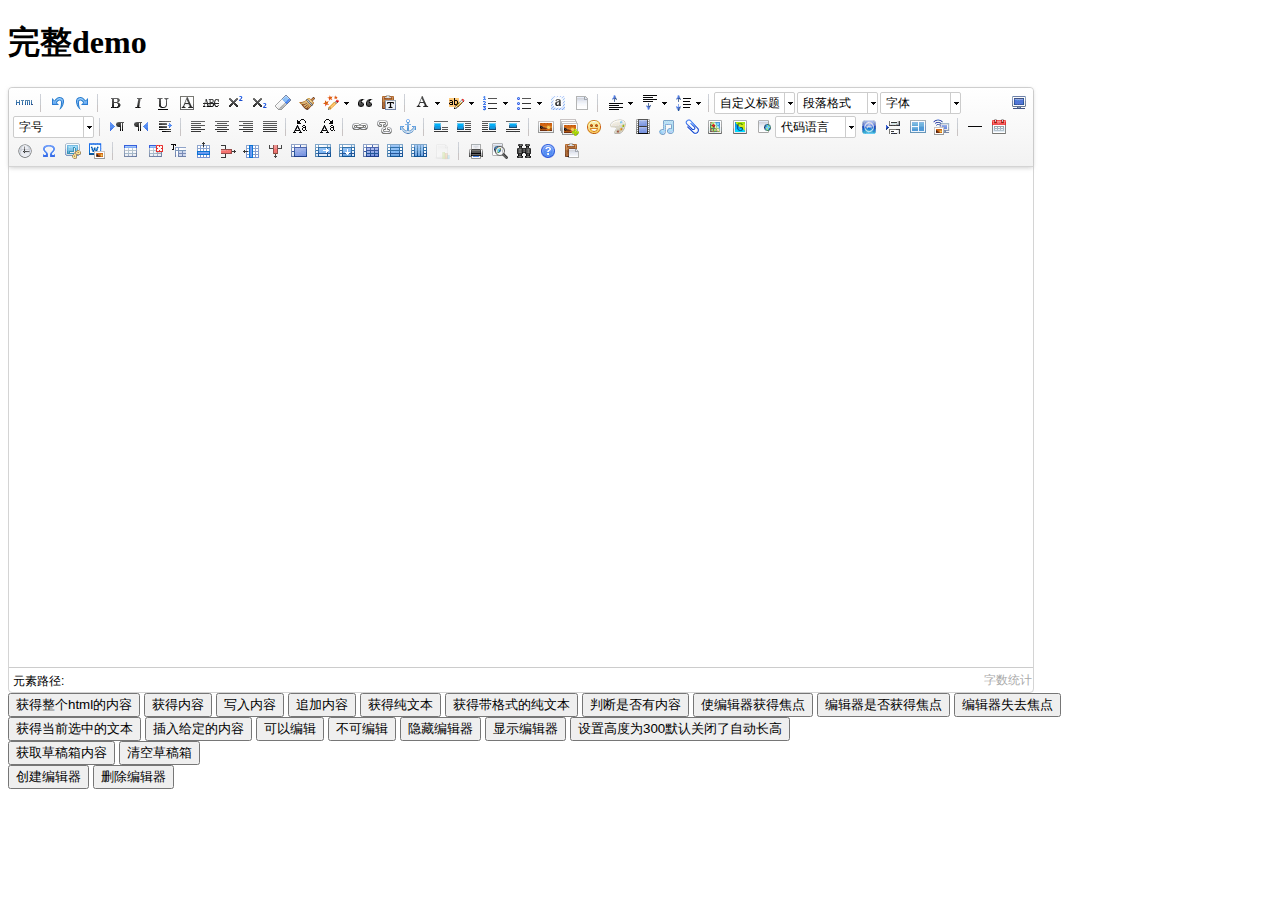
<file: src/main/resources/static/js/admin/lib/ueditor/index.html>
<!DOCTYPE HTML PUBLIC "-//W3C//DTD HTML 4.01 Transitional//EN"
        "http://www.w3.org/TR/html4/loose.dtd">
<html>
<head>
    <title>完整demo</title>
    <meta http-equiv="Content-Type" content="text/html;charset=utf-8"/>
    <script type="text/javascript" charset="utf-8" src="ueditor.config.js"></script>
    <script type="text/javascript" charset="utf-8" src="ueditor.all.min.js"> </script>
    <!--建议手动加在语言，避免在ie下有时因为加载语言失败导致编辑器加载失败-->
    <!--这里加载的语言文件会覆盖你在配置项目里添加的语言类型，比如你在配置项目里配置的是英文，这里加载的中文，那最后就是中文-->
    <script type="text/javascript" charset="utf-8" src="lang/zh-cn/zh-cn.js"></script>

    <style type="text/css">
        div{
            width:100%;
        }
    </style>
</head>
<body>
<div>
    <h1>完整demo</h1>
    <script id="editor" type="text/plain" style="width:1024px;height:500px;"></script>
</div>
<div id="btns">
    <div>
        <button onclick="getAllHtml()">获得整个html的内容</button>
        <button onclick="getContent()">获得内容</button>
        <button onclick="setContent()">写入内容</button>
        <button onclick="setContent(true)">追加内容</button>
        <button onclick="getContentTxt()">获得纯文本</button>
        <button onclick="getPlainTxt()">获得带格式的纯文本</button>
        <button onclick="hasContent()">判断是否有内容</button>
        <button onclick="setFocus()">使编辑器获得焦点</button>
        <button onmousedown="isFocus(event)">编辑器是否获得焦点</button>
        <button onmousedown="setblur(event)" >编辑器失去焦点</button>

    </div>
    <div>
        <button onclick="getText()">获得当前选中的文本</button>
        <button onclick="insertHtml()">插入给定的内容</button>
        <button id="enable" onclick="setEnabled()">可以编辑</button>
        <button onclick="setDisabled()">不可编辑</button>
        <button onclick=" UE.getEditor('editor').setHide()">隐藏编辑器</button>
        <button onclick=" UE.getEditor('editor').setShow()">显示编辑器</button>
        <button onclick=" UE.getEditor('editor').setHeight(300)">设置高度为300默认关闭了自动长高</button>
    </div>

    <div>
        <button onclick="getLocalData()" >获取草稿箱内容</button>
        <button onclick="clearLocalData()" >清空草稿箱</button>
    </div>

</div>
<div>
    <button onclick="createEditor()">
    创建编辑器</button>
    <button onclick="deleteEditor()">
    删除编辑器</button>
</div>

<script type="text/javascript">

    //实例化编辑器
    //建议使用工厂方法getEditor创建和引用编辑器实例，如果在某个闭包下引用该编辑器，直接调用UE.getEditor('editor')就能拿到相关的实例
    var ue = UE.getEditor('editor');


    function isFocus(e){
        alert(UE.getEditor('editor').isFocus());
        UE.dom.domUtils.preventDefault(e)
    }
    function setblur(e){
        UE.getEditor('editor').blur();
        UE.dom.domUtils.preventDefault(e)
    }
    function insertHtml() {
        var value = prompt('插入html代码', '');
        UE.getEditor('editor').execCommand('insertHtml', value)
    }
    function createEditor() {
        enableBtn();
        UE.getEditor('editor');
    }
    function getAllHtml() {
        alert(UE.getEditor('editor').getAllHtml())
    }
    function getContent() {
        var arr = [];
        arr.push("使用editor.getContent()方法可以获得编辑器的内容");
        arr.push("内容为：");
        arr.push(UE.getEditor('editor').getContent());
        alert(arr.join("\n"));
    }
    function getPlainTxt() {
        var arr = [];
        arr.push("使用editor.getPlainTxt()方法可以获得编辑器的带格式的纯文本内容");
        arr.push("内容为：");
        arr.push(UE.getEditor('editor').getPlainTxt());
        alert(arr.join('\n'))
    }
    function setContent(isAppendTo) {
        var arr = [];
        arr.push("使用editor.setContent('欢迎使用ueditor')方法可以设置编辑器的内容");
        UE.getEditor('editor').setContent('欢迎使用ueditor', isAppendTo);
        alert(arr.join("\n"));
    }
    function setDisabled() {
        UE.getEditor('editor').setDisabled('fullscreen');
        disableBtn("enable");
    }

    function setEnabled() {
        UE.getEditor('editor').setEnabled();
        enableBtn();
    }

    function getText() {
        //当你点击按钮时编辑区域已经失去了焦点，如果直接用getText将不会得到内容，所以要在选回来，然后取得内容
        var range = UE.getEditor('editor').selection.getRange();
        range.select();
        var txt = UE.getEditor('editor').selection.getText();
        alert(txt)
    }

    function getContentTxt() {
        var arr = [];
        arr.push("使用editor.getContentTxt()方法可以获得编辑器的纯文本内容");
        arr.push("编辑器的纯文本内容为：");
        arr.push(UE.getEditor('editor').getContentTxt());
        alert(arr.join("\n"));
    }
    function hasContent() {
        var arr = [];
        arr.push("使用editor.hasContents()方法判断编辑器里是否有内容");
        arr.push("判断结果为：");
        arr.push(UE.getEditor('editor').hasContents());
        alert(arr.join("\n"));
    }
    function setFocus() {
        UE.getEditor('editor').focus();
    }
    function deleteEditor() {
        disableBtn();
        UE.getEditor('editor').destroy();
    }
    function disableBtn(str) {
        var div = document.getElementById('btns');
        var btns = UE.dom.domUtils.getElementsByTagName(div, "button");
        for (var i = 0, btn; btn = btns[i++];) {
            if (btn.id == str) {
                UE.dom.domUtils.removeAttributes(btn, ["disabled"]);
            } else {
                btn.setAttribute("disabled", "true");
            }
        }
    }
    function enableBtn() {
        var div = document.getElementById('btns');
        var btns = UE.dom.domUtils.getElementsByTagName(div, "button");
        for (var i = 0, btn; btn = btns[i++];) {
            UE.dom.domUtils.removeAttributes(btn, ["disabled"]);
        }
    }

    function getLocalData () {
        alert(UE.getEditor('editor').execCommand( "getlocaldata" ));
    }

    function clearLocalData () {
        UE.getEditor('editor').execCommand( "clearlocaldata" );
        alert("已清空草稿箱")
    }
</script>
</body>
</html>
</file>
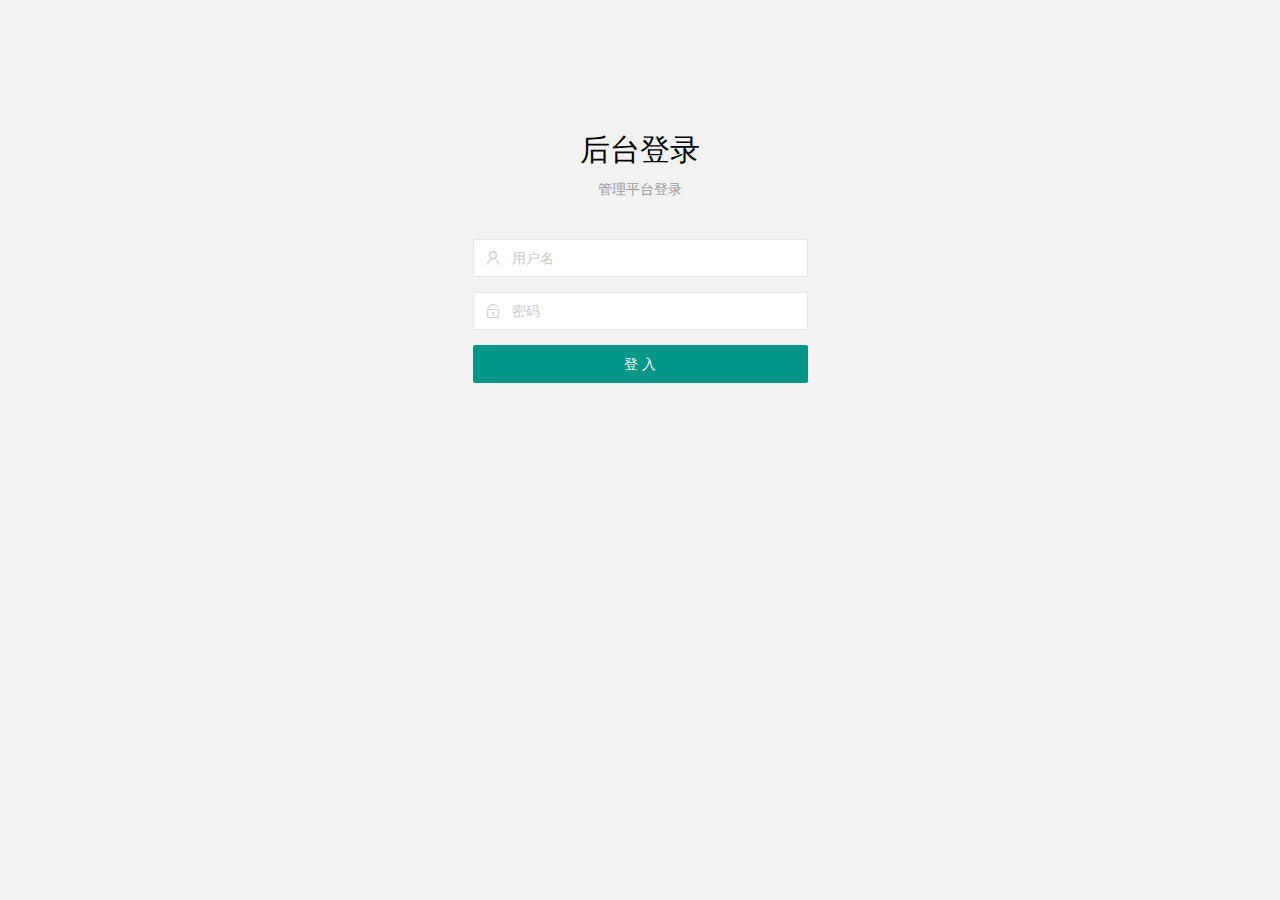
<file: src/main/resources/templates/login.html>
<!DOCTYPE html>
<html xmlns:th="http://www.thymeleaf.org">
<head>
    <meta charset="utf-8">
    <title>登录</title>
    <meta name="renderer" content="webkit">
    <meta http-equiv="X-UA-Compatible" content="IE=edge,chrome=1">
    <meta name="viewport" content="width=device-width, initial-scale=1.0, minimum-scale=1.0, maximum-scale=1.0, user-scalable=0">
    <link rel="stylesheet" th:href="@{/static/layuiadmin/layui/css/layui.css}" href="../static/layuiadmin/layui/css/layui.css" media="all">
    <link rel="stylesheet" th:href="@{/static/layuiadmin/style/admin.css}" href="../static/layuiadmin/style/admin.css" media="all">
    <link rel="stylesheet" th:href="@{/static/layuiadmin/style/login.css}" href="../static/layuiadmin/style/login.css" media="all">
</head>
<body>

<div class="layadmin-user-login layadmin-user-display-show" id="LAY-user-login" style="display: none;">
    <div class="layadmin-user-login-main">
        <div class="layadmin-user-login-box layadmin-user-login-header">
            <h2>后台登录</h2>
            <p>管理平台登录</p>
        </div>
        <div class="layadmin-user-login-box layadmin-user-login-body layui-form">
            <div class="layui-form-item">
                <label class="layadmin-user-login-icon layui-icon layui-icon-username" for="LAY-user-login-username"></label>
                <input type="text" name="username" id="LAY-user-login-username" lay-verify="required" placeholder="用户名" class="layui-input">
            </div>
            <div class="layui-form-item">
                <label class="layadmin-user-login-icon layui-icon layui-icon-password" for="LAY-user-login-password"></label>
                <input type="password" name="password" id="LAY-user-login-password" lay-verify="required" placeholder="密码" class="layui-input">
            </div>
            <!--<div class="layui-form-item" id="vercode_div" style="display: none;">
                <div class="layui-row">
                    <div class="layui-col-xs7">
                        <label class="layadmin-user-login-icon layui-icon layui-icon-vercode" for="LAY-user-login-vercode"></label>
                        <input type="text" name="vercode" id="LAY-user-login-vercode" placeholder="图形验证码" class="layui-input">
                    </div>
                    <div class="layui-col-xs5">
                        <div style="margin-left: 10px;">
                            <img src="/home/kaptcha" class="layadmin-user-login-codeimg" onclick="this.src='/home/kaptcha?d='+new Date()*1">
                        </div>
                    </div>
                </div>
            </div>
            <div class="layui-form-item" style="margin-bottom: 20px;">
                <input type="checkbox" name="remember" lay-skin="primary" title="记住密码">
                <a href="/home/forget" class="layadmin-user-jump-change layadmin-link" style="margin-top: 7px;">忘记密码？</a>
            </div>-->
            <div class="layui-form-item">
                <button class="layui-btn layui-btn-fluid" lay-submit lay-filter="LAY-user-login-submit">登 入</button>
            </div>
            <!--<div class="layui-trans layui-form-item layadmin-user-login-other">
                <label>社交账号登入</label>
                <a href="/qqloginUrl"><i class="layui-icon layui-icon-login-qq"></i></a>
                <a href="javascript:;"><i class="layui-icon layui-icon-login-wechat"></i></a>
                <a href="/weiboLoginUrl"><i class="layui-icon layui-icon-login-weibo"></i></a>
                <a href="/home/reg" class="layadmin-user-jump-change layadmin-link">注册帐号</a>
            </div>-->
        </div>
    </div>

    <div class="layui-trans layadmin-user-login-footer">

        <!--<p>© 2018 <a href="http://www.layui.com/" target="_blank">layui.com</a></p>
        <p>
            <span><a href="http://www.layui.com/admin/#get" target="_blank">获取授权</a></span>
            <span><a href="http://www.layui.com/admin/pro/" target="_blank">在线演示</a></span>
            <span><a href="http://www.layui.com/admin/" target="_blank">前往官网</a></span>
        </p>-->
    </div>

</div>

<script th:src="@{/static/layuiadmin/layui/layui.js}" src="../static/layuiadmin/layui/layui.js"></script>
<script>
    layui.config({
        base: '../static/layuiadmin/' //静态资源所在路径
    }).extend({
        index: 'lib/index' //主入口模块
    }).use(['index', 'user'], function(){
        var $ = layui.$
            ,setter = layui.setter
            ,admin = layui.admin
            ,form = layui.form
            ,router = layui.router()
            ,search = router.search;

        form.render();
        //提交
        form.on('submit(LAY-user-login-submit)', function(obj){
            alert("按钮点击！");
            $.ajax({
                url:'/login',
                data:obj.field,
                type:'post',
                dataType:'json',
                success: function(result){
                    if(result.code==0){
                        location.href = '/index'; //后台主页
                        /*if(result.args.hasLogin==1){
                            //登入成功,跳转到后台
                            layer.msg('登入成功', {
                                offset: '15px'
                                ,icon: 1
                                ,time: 1000
                            }, function(){
                                location.href = '/index'; //后台主页
                            });
                        }else{
                            //登入成功 跳转到选择角色页面
                            layer.msg('登入成功', {
                                offset: '15px'
                                ,icon: 1
                                ,time: 1000
                            }, function(){
                                location.href = '/choiceRole'; //选择角色
                            });
                        }*/
                    }else{
                        $(".layadmin-user-login-codeimg").trigger('click');
                        if(result.code == 6){
                            $("#vercode_div").show();
                        }
                        layer.alert('登录异常:'+result.msg);
                    }
                }
            });
        });
    });
</script>
</body>
</html>
</file>
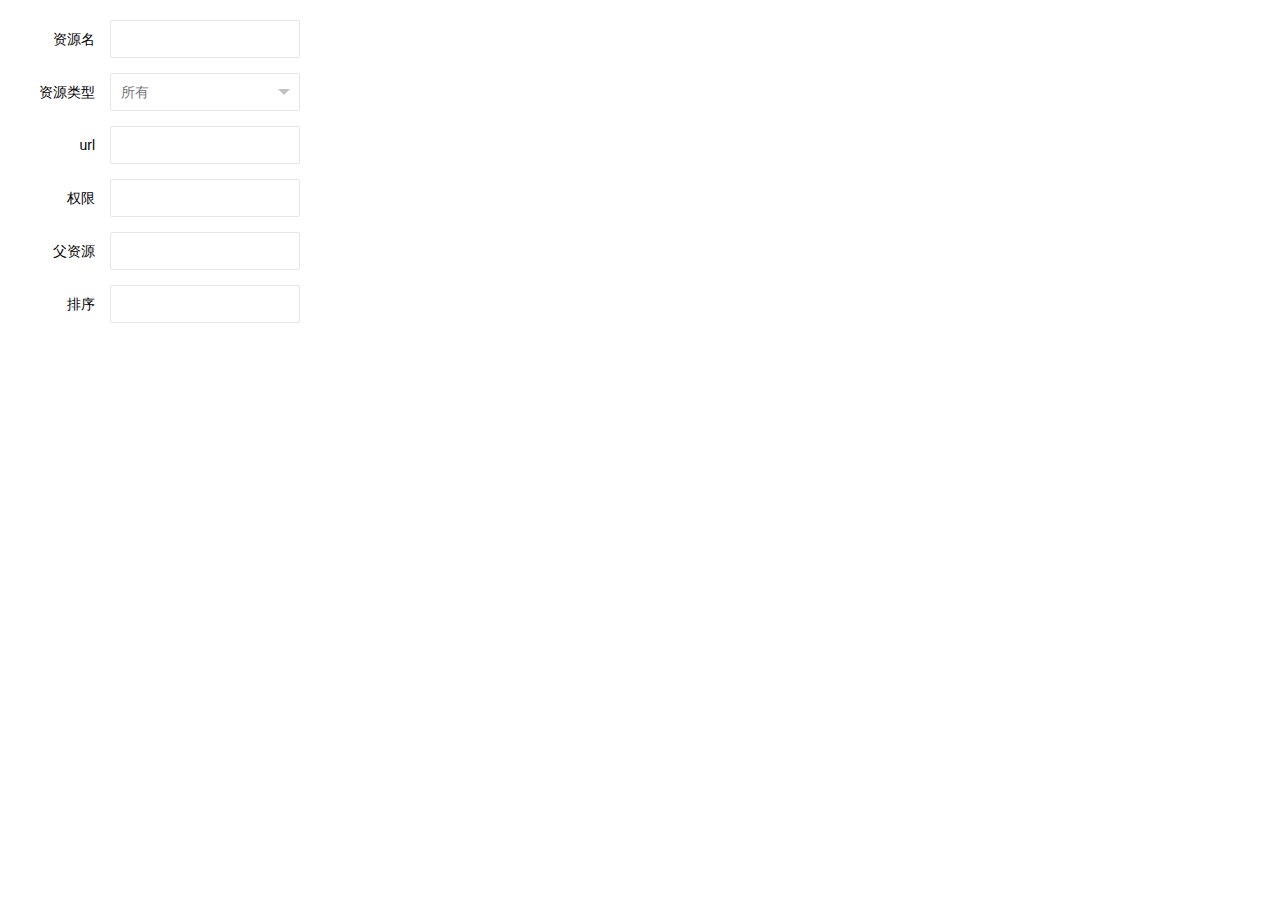
<file: src/main/resources/templates/resources/resources-add.html>
<!DOCTYPE html>
<html xmlns:th="http://www.thymeleaf.org" xmlns:shiro="http://www.pollix.at/thymeleaf/shiro">
<head>
    <meta charset="utf-8">
    <meta name="renderer" content="webkit">
    <meta http-equiv="X-UA-Compatible" content="IE=edge,chrome=1">
    <meta name="viewport"
          content="width=device-width, initial-scale=1.0, minimum-scale=1.0, maximum-scale=1.0, user-scalable=0">
    <link rel="stylesheet" th:href="@{/static/layuiadmin/layui/css/layui.css}" href="../../static/layuiadmin/layui/css/layui.css"
          media="all">
</head>
<body>

<div class="layui-form" lay-filter="layuiadmin-form-entityadmin" id="layuiadmin-form-entityadmin" style="padding: 20px 0 0 0;">
    <!--<div class="layui-form-item">
        <label class="layui-form-label">学校</label>
        <div class="layui-input-inline">
            <select name="schoolid">
                <option th:each="e:${schools}" th:value="${e.id}" th:text="${e.name}"></option>
            </select>
        </div>
    </div>-->
    <div class="layui-form-item">
        <label class="layui-form-label">资源名</label>
        <div class="layui-input-inline">
            <input name="name" autocomplete="off" class="layui-input" type="text"/>
        </div>
    </div>
    <div class="layui-form-item">
        <label class="layui-form-label">资源类型</label>
        <div class="layui-input-inline">
            <select name="type">
                <option value="">所有</option>
                <option th:each="e:${allResourcesType}" th:value="${e.key}" th:text="${e.value}"></option>
            </select>
        </div>
    </div>
    <div class="layui-form-item">
        <label class="layui-form-label">url</label>
        <div class="layui-input-inline">
            <input name="url" autocomplete="off" class="layui-input" type="text"/>
        </div>
    </div>
    <div class="layui-form-item">
        <label class="layui-form-label">权限</label>
        <div class="layui-input-inline">
            <input name="permission" autocomplete="off" class="layui-input" type="text"/>
        </div>
    </div>
    <!--<div class="layui-form-item">
        <label class="layui-form-label">父资源</label>
        <div class="layui-input-inline">
            <select name="type">
                <option th:each="e:${allResourcesType}" th:value="${e.key}" th:text="${e.value}"></option>
            </select>
        </div>
    </div>-->
    <div class="layui-form-item">
        <label class="layui-form-label">父资源</label>
        <div class="layui-input-inline">
            <input name="parentId" autocomplete="off" class="layui-input" type="text"/>
        </div>
    </div>
    <div class="layui-form-item">
        <label class="layui-form-label">排序</label>
        <div class="layui-input-inline">
            <input name="sort" autocomplete="off" class="layui-input" type="text"/>
        </div>
    </div>
    <div class="layui-form-item layui-hide">
        <input type="button" lay-submit lay-filter="LAY-entity-front-submit" id="LAY-entity-front-submit" value="确认">
    </div>
</div>

<script th:src="@{/static/layuiadmin/layui/layui.js}" src="../../static/layuiadmin/layui/layui.js"></script>
<script>
    layui.use(['laydate', 'form'], function () {
        var laydate = layui.laydate;
        laydate.render({
            elem: '#createTime'
            , trigger: 'click'
            , type: 'datetime'
            , format: 'yyyy-MM-dd HH:mm:ss'
            , type: 'datetime'
        });
        laydate.render({
            elem: '#lastModifyTime'
            , trigger: 'click'
            , type: 'datetime'
            , format: 'yyyy-MM-dd HH:mm:ss'
            , type: 'datetime'
        });
    });
</script>
</body>
</html>
</file>
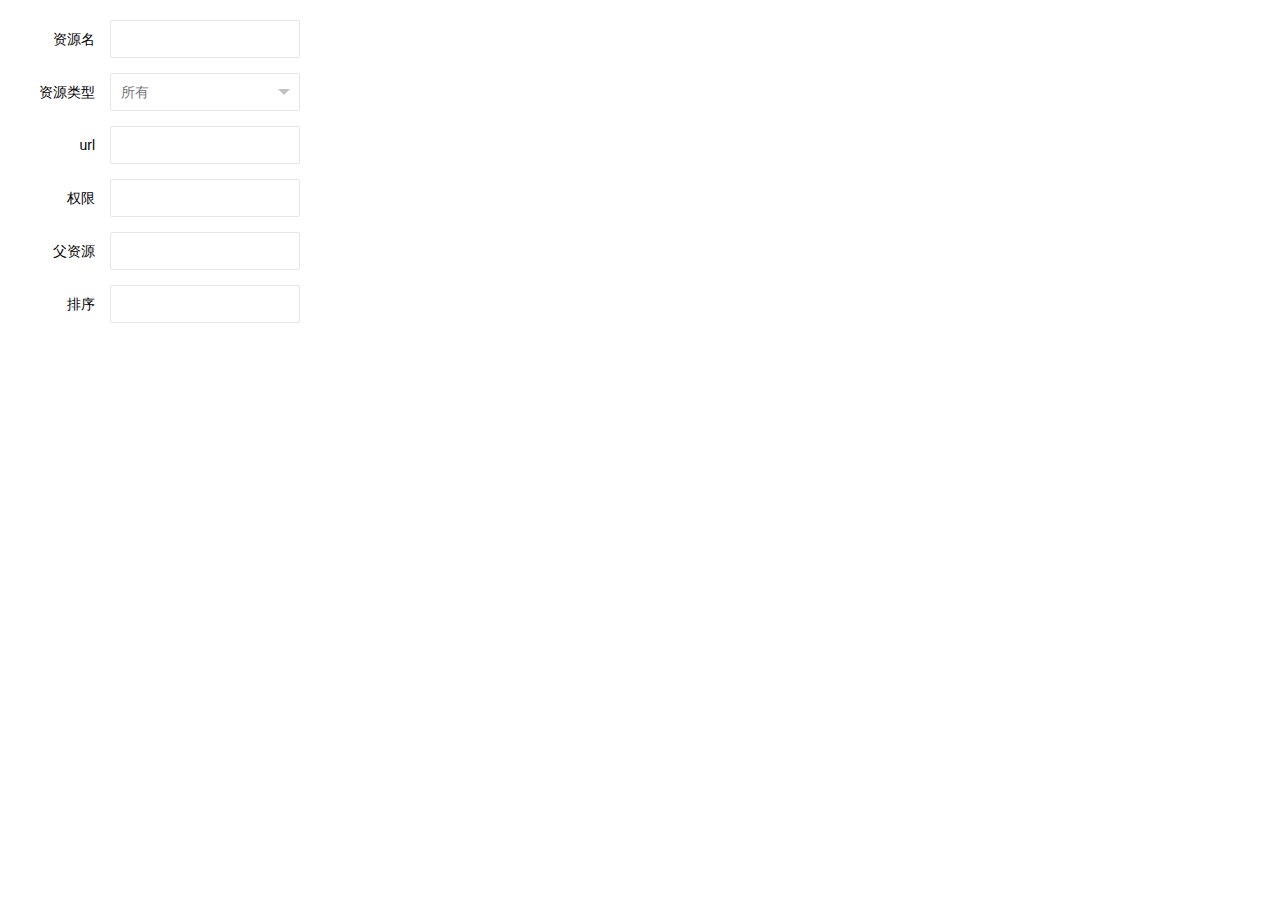
<file: src/main/resources/templates/resources/resources-edit.html>
<!DOCTYPE html>
<html xmlns:th="http://www.thymeleaf.org" xmlns:shiro="http://www.pollix.at/thymeleaf/shiro">
<head>
    <meta charset="utf-8">
    <meta name="renderer" content="webkit">
    <meta http-equiv="X-UA-Compatible" content="IE=edge,chrome=1">
    <meta name="viewport"
          content="width=device-width, initial-scale=1.0, minimum-scale=1.0, maximum-scale=1.0, user-scalable=0">
    <link rel="stylesheet" th:href="@{/static/layuiadmin/layui/css/layui.css}" href="../../static/layuiadmin/layui/css/layui.css"
          media="all">
</head>
<body>

<div class="layui-form" lay-filter="layuiadmin-form-entityadmin" id="layuiadmin-form-entityadmin" style="padding: 20px 0 0 0;">
    <div class="layui-form-item">
        <label class="layui-form-label">资源名</label>
        <div class="layui-input-inline">
            <input name="id" type="hidden" th:value="${resources.id}"/>
            <input name="name" autocomplete="off" class="layui-input" type="text" th:value="${resources.name}"/>
        </div>
    </div>
    <div class="layui-form-item">
        <label class="layui-form-label">资源类型</label>
        <div class="layui-input-inline">
            <select name="type">
                <option value="">所有</option>
                <option th:each="e:${allResourcesType}" th:value="${e.key}" th:text="${e.value}" th:selected="${e.key eq resources.type }" ></option>
            </select>
        </div>
    </div>
    <div class="layui-form-item">
        <label class="layui-form-label">url</label>
        <div class="layui-input-inline">
            <input name="url" autocomplete="off" class="layui-input" type="text" th:value="${resources.url}"/>
        </div>
    </div>
    <div class="layui-form-item">
        <label class="layui-form-label">权限</label>
        <div class="layui-input-inline">
            <input name="permission" autocomplete="off" class="layui-input" type="text" th:value="${resources.permission}"/>
        </div>
    </div>
    <!--<div class="layui-form-item">
        <label class="layui-form-label">父资源</label>
        <div class="layui-input-inline">
            <select name="type">
                <option th:each="e:${allResourcesType}" th:value="${e.key}" th:text="${e.value}"></option>
            </select>
        </div>
    </div>-->
    <div class="layui-form-item">
        <label class="layui-form-label">父资源</label>
        <div class="layui-input-inline">
            <input name="parentId" autocomplete="off" class="layui-input" type="text" th:value="${resources.parentId}"/>
        </div>
    </div>
    <div class="layui-form-item">
        <label class="layui-form-label">排序</label>
        <div class="layui-input-inline">
            <input name="sort" autocomplete="off" class="layui-input" type="text" th:value="${resources.sort}"/>
        </div>
    </div>
    <div class="layui-form-item layui-hide">
        <input type="button" lay-submit lay-filter="LAY-entity-front-submit" id="LAY-entity-front-submit" value="确认">
    </div>
</div>

<script th:src="@{/static/layuiadmin/layui/layui.js}" src="../../static/layuiadmin/layui/layui.js"></script>
<script>
    layui.use(['laydate', 'form'], function () {
        var laydate = layui.laydate;
        laydate.render({
            elem: '#createTime'
            , trigger: 'click'
            , type: 'datetime'
            , format: 'yyyy-MM-dd HH:mm:ss'
            , type: 'datetime'
        });
        laydate.render({
            elem: '#lastModifyTime'
            , trigger: 'click'
            , type: 'datetime'
            , format: 'yyyy-MM-dd HH:mm:ss'
            , type: 'datetime'
        });
    });
</script>
</body>
</html>
</file>
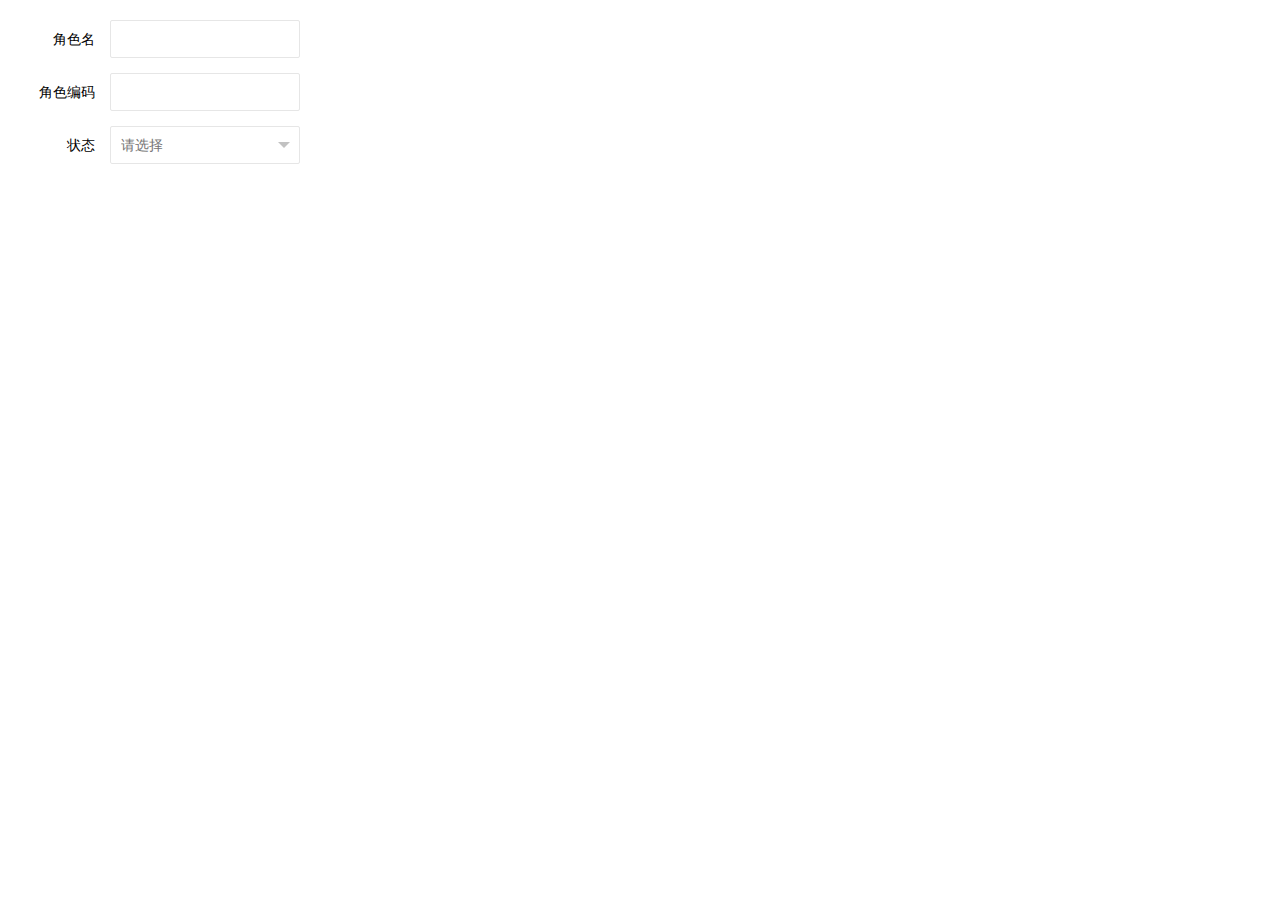
<file: src/main/resources/templates/role/role-add.html>
<!DOCTYPE html>
<html xmlns:th="http://www.thymeleaf.org" xmlns:shiro="http://www.pollix.at/thymeleaf/shiro">
<head>
    <meta charset="utf-8">
    <meta name="renderer" content="webkit">
    <meta http-equiv="X-UA-Compatible" content="IE=edge,chrome=1">
    <meta name="viewport"
          content="width=device-width, initial-scale=1.0, minimum-scale=1.0, maximum-scale=1.0, user-scalable=0">
    <link rel="stylesheet" th:href="@{/static/layuiadmin/layui/css/layui.css}" href="../../static/layuiadmin/layui/css/layui.css"
          media="all">
</head>
<body>

<div class="layui-form" lay-filter="layuiadmin-form-entityadmin" id="layuiadmin-form-entityadmin" style="padding: 20px 0 0 0;">
    <!--<div class="layui-form-item">
        <label class="layui-form-label">学校</label>
        <div class="layui-input-inline">
            <select name="schoolid">
                <option th:each="e:${schools}" th:value="${e.id}" th:text="${e.name}"></option>
            </select>
        </div>
    </div>-->
    <div class="layui-form-item">
        <label class="layui-form-label">角色名</label>
        <div class="layui-input-inline">
            <input name="name" autocomplete="off" class="layui-input" type="text"/>
        </div>
    </div>
    <div class="layui-form-item">
        <label class="layui-form-label">角色编码</label>
        <div class="layui-input-inline">
            <input name="code" autocomplete="off" class="layui-input" type="text"/>
        </div>
    </div>
    <!--<div class="layui-form-item">
        <label class="layui-form-label">登录密码</label>
        <div class="layui-input-inline">
            <input name="password" autocomplete="off" class="layui-input" type="text"/>
        </div>
    </div>-->
    <!--<div class="layui-form-item">
        <label class="layui-form-label">用户角色</label>
        <div class="layui-input-block">
            <input type="checkbox" lay-skin="primary" th:each="e:${roles}"  th:name="|roleid${e.id}|" th:title="${e.name}" th:value="${e.id}">
        </div>
    </div>-->
    <div class="layui-form-item">
        <label class="layui-form-label">状态</label>
        <div class="layui-input-inline">
            <select name="status">
                <option th:each="e:${allStatuss}" th:value="${e.key}" th:text="${e.value}" th:selected="${e.key eq 1 }"></option>
            </select>
        </div>
    </div>
   <!-- <div class="layui-form-item">
        <label class="layui-form-label">手机号码</label>
        <div class="layui-input-inline">
            <input name="mobileNo" autocomplete="off" class="layui-input" type="text"/>
        </div>
    </div>-->
    <div class="layui-form-item layui-hide">
        <input type="button" lay-submit lay-filter="LAY-entity-front-submit" id="LAY-entity-front-submit" value="确认">
    </div>
</div>

<script th:src="@{/static/layuiadmin/layui/layui.js}" src="../../static/layuiadmin/layui/layui.js"></script>
<script>
    layui.use(['laydate', 'form'], function () {
        var laydate = layui.laydate;
        laydate.render({
            elem: '#createTime'
            , trigger: 'click'
            , type: 'datetime'
            , format: 'yyyy-MM-dd HH:mm:ss'
            , type: 'datetime'
        });
        laydate.render({
            elem: '#lastModifyTime'
            , trigger: 'click'
            , type: 'datetime'
            , format: 'yyyy-MM-dd HH:mm:ss'
            , type: 'datetime'
        });
    });
</script>
</body>
</html>
</file>
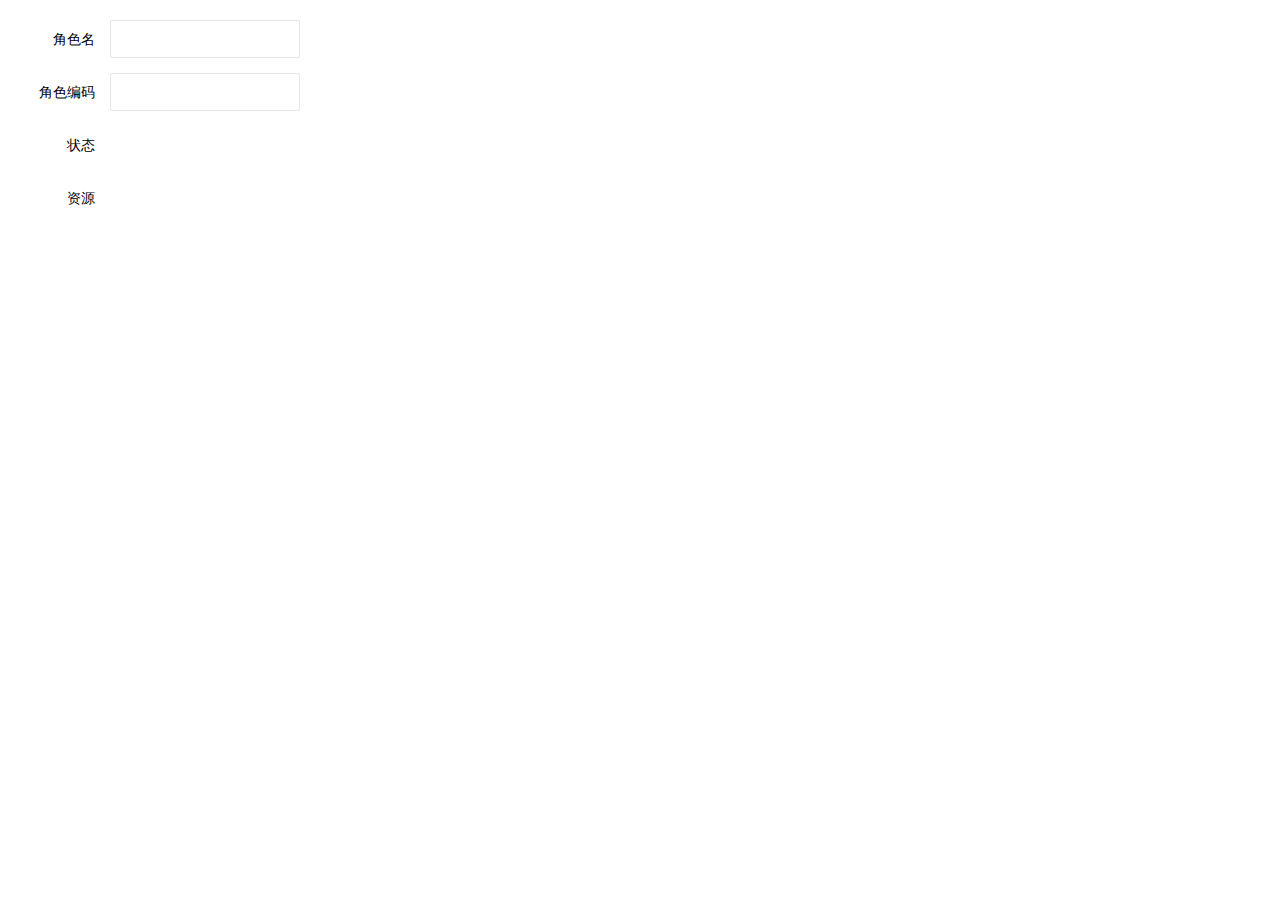
<file: src/main/resources/templates/role/role-edit.html>
<!DOCTYPE html>
<html xmlns:th="http://www.thymeleaf.org" xmlns:shiro="http://www.pollix.at/thymeleaf/shiro">
<head>
    <meta charset="utf-8">
    <meta name="renderer" content="webkit">
    <meta http-equiv="X-UA-Compatible" content="IE=edge,chrome=1">
    <meta name="viewport"
          content="width=device-width, initial-scale=1.0, minimum-scale=1.0, maximum-scale=1.0, user-scalable=0">
    <link rel="stylesheet" th:href="@{/static/layuiadmin/layui/css/layui.css}" href="../../static/layuiadmin/layui/css/layui.css"
          media="all">
    <script src="../../static/js/jquery-1.11.2.min.js"></script>
    <script type="text/javascript" src="../../static/js/jquery-ztree/js/jquery.ztree.core-3.5.js"></script>
    <link rel="stylesheet" type="text/css" href="../../static/js/jquery-ztree/css/zTreeStyle/zTreeStyle.css" />
    <script type="text/javascript" src="../../static/js/jquery-ztree/js/jquery.ztree.excheck-3.5.js"></script>
    <script type="text/javascript" src="../../static/js/jquery-ztree/js/jquery.ztree.exedit-3.5.js"></script>
</head>
<body>

<div class="layui-form" lay-filter="layuiadmin-form-entityadmin" id="layuiadmin-form-entityadmin" style="padding: 20px 0 0 0;">

    <div class="layui-form-item">
        <label class="layui-form-label">角色名</label>
        <div class="layui-input-inline">
            <input name="id" type="hidden" th:value="${role.id}"/>
            <input name="name" autocomplete="off" class="layui-input" type="text" th:value="${role.name}"/>
        </div>
    </div>
    <div class="layui-form-item">
        <label class="layui-form-label">角色编码</label>
        <div class="layui-input-inline">
            <input name="code" autocomplete="off" class="layui-input" type="text" th:value="${role.code}"/>
        </div>
    </div>

    <div class="layui-form-item">
        <label class="layui-form-label">状态</label>
        <div class="layui-input-inline">
            <select name="status">
                <option th:each="e:${allStatuss}" th:value="${e.key}" th:text="${e.value}" th:selected="${e.key eq role.status }"></option>
            </select>
        </div>
    </div>
    <!--<div class="layui-form-item">
        <label class="layui-form-label">手机号码</label>
        <div class="layui-input-inline">
            <input name="mobileNo" autocomplete="off" class="layui-input" type="text" th:value="${user.mobileNo}"/>
        </div>
    </div>-->
    <!--<div class="layui-form-item">
        <label class="layui-form-label">状态</label>
        <div class="layui-input-inline">
            <select name="status">
                <option value="">所有</option>
                <option th:each="e:${allStatuss}" th:value="${e.key}" th:text="${e.value}" th:selected="${user.status eq e.key}"></option>
            </select>
        </div>
    </div>-->
    <div class="layui-form-item">
        <label class="layui-form-label">资源</label>
        <div class="layui-input-inline">
            <input id="manage_role_editform_resourceIds" name="resourceIds" type="hidden"/>
            <div id="manage_role_resource_tree" class="ztree"></div>
        </div>
    </div>
    <div class="layui-form-item layui-hide">
        <input id="ztree-resource-btn" type="button"  value="组装资源" onclick="manage_role_editform_beforeSubmit()">
        <input type="button" lay-submit lay-filter="LAY-entity-front-submit" id="LAY-entity-front-submit" value="确认">
    </div>
</div>

<script th:src="@{/static/layuiadmin/layui/layui.js}" src="../../static/layuiadmin/layui/layui.js"></script>
<script>
    layui.use(['laydate', 'form'], function () {
        var laydate = layui.laydate;
        laydate.render({
            elem: '#createTime'
            , trigger: 'click'
            , type: 'datetime'
            , format: 'yyyy-MM-dd HH:mm:ss'
            , type: 'datetime'
        });
        laydate.render({
            elem: '#lastModifyTime'
            , trigger: 'click'
            , type: 'datetime'
            , format: 'yyyy-MM-dd HH:mm:ss'
            , type: 'datetime'
        });
    });

    $(function() {
        manage_role_load_tree();
    });

    var manage_role_resource_tree_setting = {
        check:{
            enable: true,
            chkboxType:{ "Y" : "ps", "N" : "ps" }
        },
        callback:{
            onClick:function(event,treeId,treeNode,clickFlag){

            }
        }
    };

    function manage_role_load_tree(){
        var roleId = [[${role!=null?role.id:0}]];
        $.ajax({
            url:"/role/getAllResourceNode",
            data:{roleId:roleId},
            success:function(data,txtStatus){
                $.fn.zTree.init($("#manage_role_resource_tree"), manage_role_resource_tree_setting, data.data);
                var zTree = $.fn.zTree.getZTreeObj("manage_role_resource_tree");
                zTree.expandAll(true);
            }
        });
    }

    /**
     * 提交前，获取所有选中的资源组装后请求服务器
     */
    function manage_role_editform_beforeSubmit(){
        var zTree = $.fn.zTree.getZTreeObj("manage_role_resource_tree");
        var nodes = zTree.getCheckedNodes(true);
        var resourceIds = [];
        $.each(nodes,function(index,e){
            resourceIds.push(e.id);
        });
        $('#manage_role_editform_resourceIds').val(resourceIds.join(','));
    }

</script>
</body>
</html>
</file>
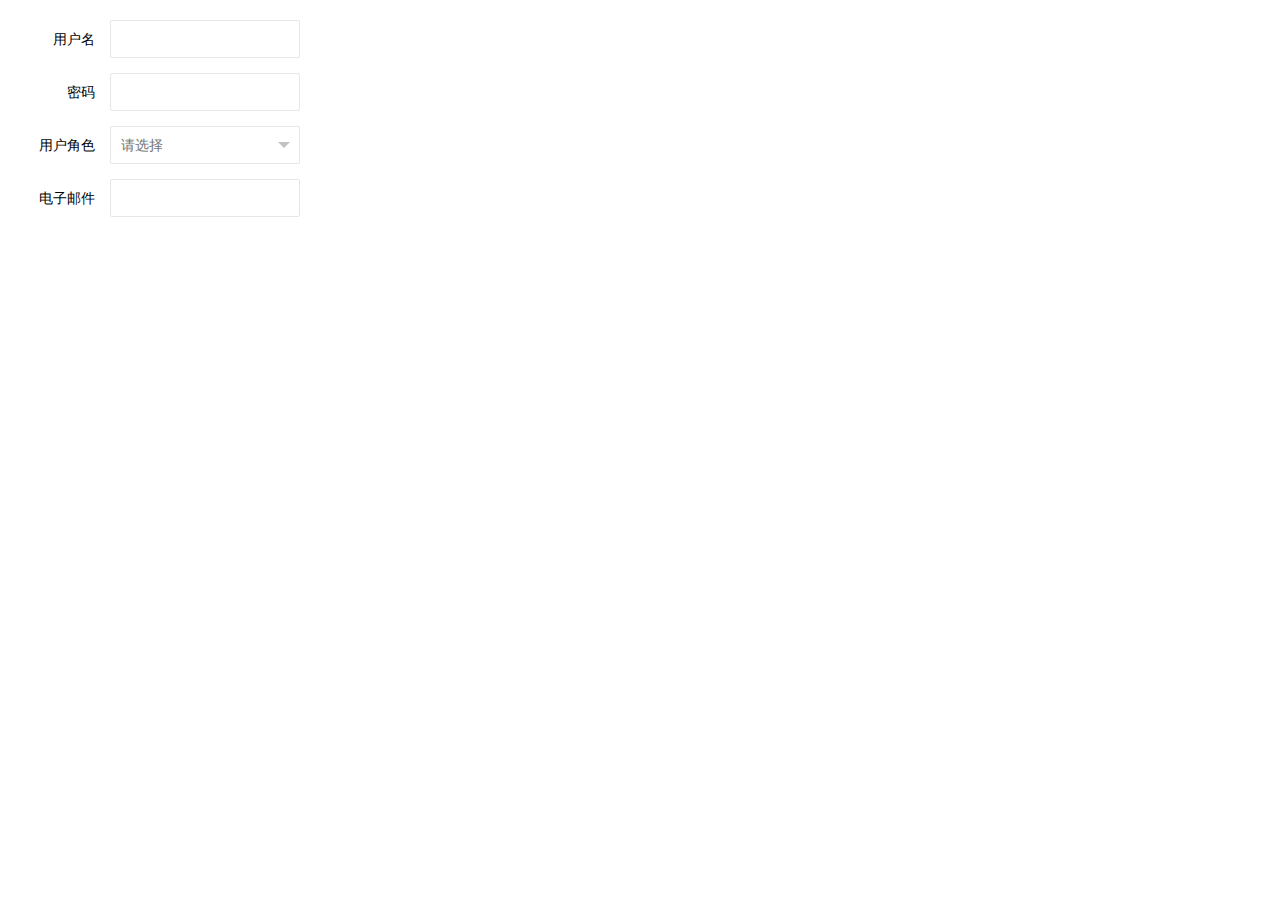
<file: src/main/resources/templates/user/user-add.html>
<!DOCTYPE html>
<html xmlns:th="http://www.thymeleaf.org" xmlns:shiro="http://www.pollix.at/thymeleaf/shiro">
<head>
    <meta charset="utf-8">
    <meta name="renderer" content="webkit">
    <meta http-equiv="X-UA-Compatible" content="IE=edge,chrome=1">
    <meta name="viewport"
          content="width=device-width, initial-scale=1.0, minimum-scale=1.0, maximum-scale=1.0, user-scalable=0">
    <link rel="stylesheet" th:href="@{/static/layuiadmin/layui/css/layui.css}" href="../../static/layuiadmin/layui/css/layui.css"
          media="all">
</head>
<body>

<div class="layui-form" lay-filter="layuiadmin-form-entityadmin" id="layuiadmin-form-entityadmin" style="padding: 20px 0 0 0;">
    <!--<div class="layui-form-item">
        <label class="layui-form-label">学校</label>
        <div class="layui-input-inline">
            <select name="schoolid">
                <option th:each="e:${schools}" th:value="${e.id}" th:text="${e.name}"></option>
            </select>
        </div>
    </div>-->
    <div class="layui-form-item">
        <label class="layui-form-label">用户名</label>
        <div class="layui-input-inline">
            <input name="username" autocomplete="off" class="layui-input" type="text"/>
        </div>
    </div>
    <div class="layui-form-item">
        <label class="layui-form-label">密码</label>
        <div class="layui-input-inline">
            <input name="password" autocomplete="off" class="layui-input" type="text"/>
        </div>
    </div>
    <!--<div class="layui-form-item">
        <label class="layui-form-label">登录密码</label>
        <div class="layui-input-inline">
            <input name="password" autocomplete="off" class="layui-input" type="text"/>
        </div>
    </div>-->
    <!--<div class="layui-form-item">
        <label class="layui-form-label">用户角色</label>
        <div class="layui-input-block">
            <input type="checkbox" lay-skin="primary" th:each="e:${roles}"  th:name="|roleid${e.id}|" th:title="${e.name}" th:value="${e.id}">
        </div>
    </div>-->
    <div class="layui-form-item">
        <label class="layui-form-label">用户角色</label>
        <div class="layui-input-inline">
            <select name="roleId">
                <option th:each="e:${roles}" th:value="${e.id}" th:text="${e.name}"></option>
            </select>
        </div>
    </div>
    <div class="layui-form-item">
        <label class="layui-form-label">电子邮件</label>
        <div class="layui-input-inline">
            <input name="email" autocomplete="off" class="layui-input" type="text"/>
        </div>
    </div>
   <!-- <div class="layui-form-item">
        <label class="layui-form-label">手机号码</label>
        <div class="layui-input-inline">
            <input name="mobileNo" autocomplete="off" class="layui-input" type="text"/>
        </div>
    </div>-->
    <div class="layui-form-item layui-hide">
        <input type="button" lay-submit lay-filter="LAY-entity-front-submit" id="LAY-entity-front-submit" value="确认">
    </div>
</div>

<script th:src="@{/static/layuiadmin/layui/layui.js}" src="../../static/layuiadmin/layui/layui.js"></script>
<script>
    layui.use(['laydate', 'form'], function () {
        var laydate = layui.laydate;
        laydate.render({
            elem: '#createTime'
            , trigger: 'click'
            , type: 'datetime'
            , format: 'yyyy-MM-dd HH:mm:ss'
            , type: 'datetime'
        });
        laydate.render({
            elem: '#lastModifyTime'
            , trigger: 'click'
            , type: 'datetime'
            , format: 'yyyy-MM-dd HH:mm:ss'
            , type: 'datetime'
        });
    });
</script>
</body>
</html>
</file>
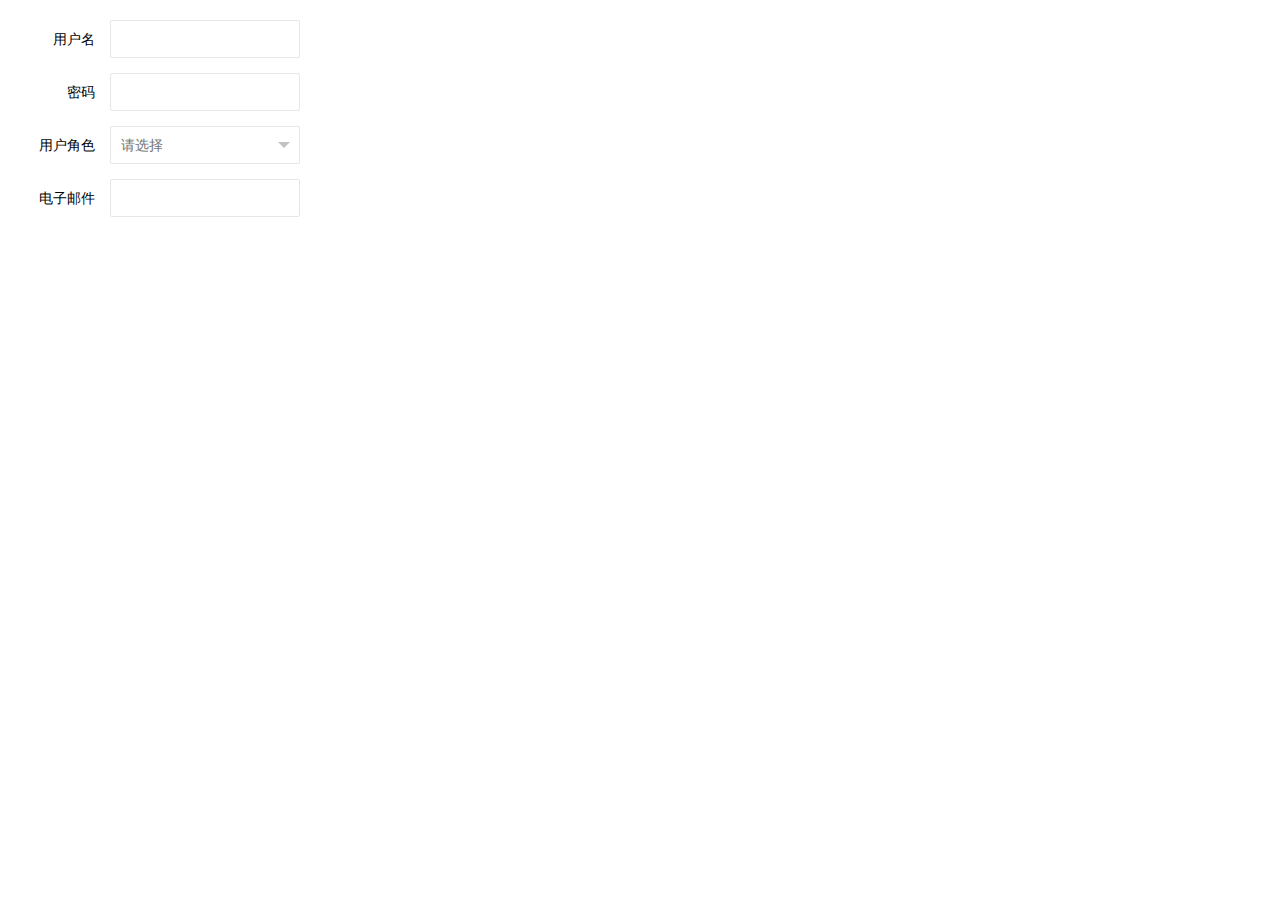
<file: src/main/resources/templates/user/user-edit.html>
<!DOCTYPE html>
<html xmlns:th="http://www.thymeleaf.org" xmlns:shiro="http://www.pollix.at/thymeleaf/shiro">
<head>
    <meta charset="utf-8">
    <meta name="renderer" content="webkit">
    <meta http-equiv="X-UA-Compatible" content="IE=edge,chrome=1">
    <meta name="viewport"
          content="width=device-width, initial-scale=1.0, minimum-scale=1.0, maximum-scale=1.0, user-scalable=0">
    <link rel="stylesheet" th:href="@{/static/layuiadmin/layui/css/layui.css}" href="../../static/layuiadmin/layui/css/layui.css"
          media="all">
</head>
<body>

<div class="layui-form" lay-filter="layuiadmin-form-entityadmin" id="layuiadmin-form-entityadmin" style="padding: 20px 0 0 0;">
    <div class="layui-form-item">
        <label class="layui-form-label">用户名</label>
        <div class="layui-input-inline">
            <input name="id" type="hidden" th:value="${user.id}"/>
            <input name="username" autocomplete="off" class="layui-input" type="text" th:value="${user.userName}"/>
        </div>
    </div>
    <div class="layui-form-item">
        <label class="layui-form-label">密码</label>
        <div class="layui-input-inline">
            <input name="password" autocomplete="off" class="layui-input" type="text" th:value="${user.password}"/>
        </div>
    </div>
    <div class="layui-form-item">
        <label class="layui-form-label">用户角色</label>
        <div class="layui-input-inline">
            <select name="roleId">
                <option th:each="e:${roles}" th:value="${e.id}" th:text="${e.name}" th:selected="${user.roleId eq e.id}"></option>
            </select>
        </div>
    </div>
    <div class="layui-form-item">
        <label class="layui-form-label">电子邮件</label>
        <div class="layui-input-inline">
            <input name="email" autocomplete="off" class="layui-input" type="text" th:value="${user.email}"/>
        </div>
    </div>
    <!--<div class="layui-form-item">
        <label class="layui-form-label">手机号码</label>
        <div class="layui-input-inline">
            <input name="mobileNo" autocomplete="off" class="layui-input" type="text" th:value="${user.mobileNo}"/>
        </div>
    </div>-->
    <!--<div class="layui-form-item">
        <label class="layui-form-label">状态</label>
        <div class="layui-input-inline">
            <select name="status">
                <option value="">所有</option>
                <option th:each="e:${allStatuss}" th:value="${e.key}" th:text="${e.value}" th:selected="${user.status eq e.key}"></option>
            </select>
        </div>
    </div>-->
    <div class="layui-form-item layui-hide">
        <input type="button" lay-submit lay-filter="LAY-entity-front-submit" id="LAY-entity-front-submit" value="确认">
    </div>
</div>

<script th:src="@{/static/layuiadmin/layui/layui.js}" src="../../static/layuiadmin/layui/layui.js"></script>
<script>
    layui.use(['laydate', 'form'], function () {
        var laydate = layui.laydate;
        laydate.render({
            elem: '#createTime'
            , trigger: 'click'
            , type: 'datetime'
            , format: 'yyyy-MM-dd HH:mm:ss'
            , type: 'datetime'
        });
        laydate.render({
            elem: '#lastModifyTime'
            , trigger: 'click'
            , type: 'datetime'
            , format: 'yyyy-MM-dd HH:mm:ss'
            , type: 'datetime'
        });
    });
</script>
</body>
</html>
</file>
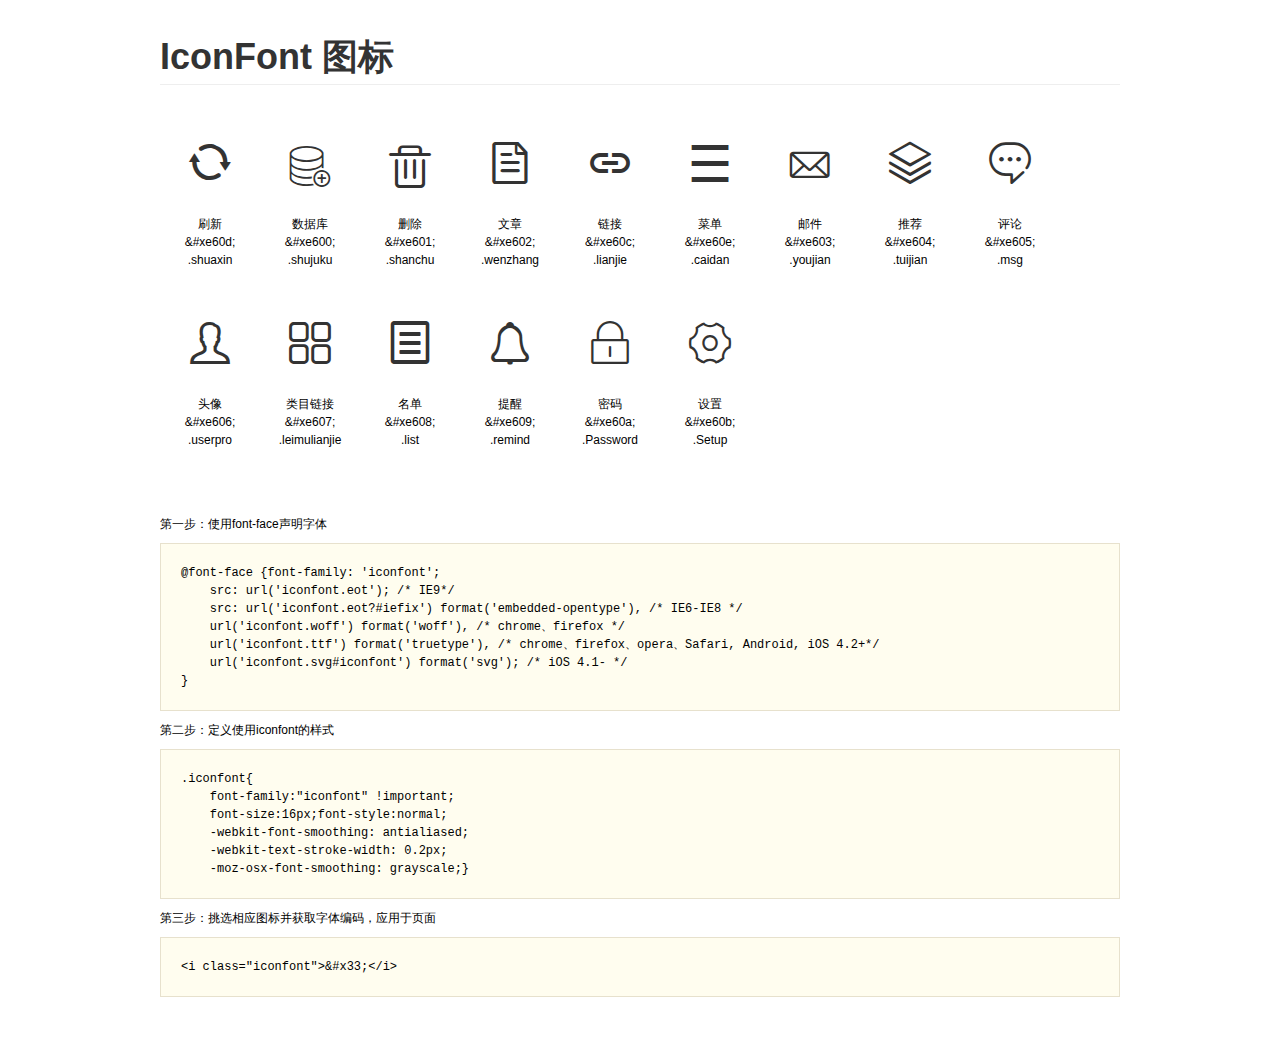
<file: src/main/resources/static/js/admin/fonts/demo.html>
<!DOCTYPE html>
<html>
<head>
    <meta charset="utf-8"/>
    <title>IconFont</title>
    <link rel="stylesheet" href="demo.css">
    <link rel="stylesheet" href="iconfont.css">
</head>
<body>
    <div class="main">
        <h1>IconFont 图标</h1>
        <ul class="icon_lists clear">
            
                <li>
                <i class="icon iconfont">&#xe60d;</i>
                    <div class="name">刷新</div>
                    <div class="code">&amp;#xe60d;</div>
                    <div class="fontclass">.shuaxin</div>
                </li>
            
                <li>
                <i class="icon iconfont">&#xe600;</i>
                    <div class="name">数据库</div>
                    <div class="code">&amp;#xe600;</div>
                    <div class="fontclass">.shujuku</div>
                </li>
            
                <li>
                <i class="icon iconfont">&#xe601;</i>
                    <div class="name">删除</div>
                    <div class="code">&amp;#xe601;</div>
                    <div class="fontclass">.shanchu</div>
                </li>
            
                <li>
                <i class="icon iconfont">&#xe602;</i>
                    <div class="name">文章</div>
                    <div class="code">&amp;#xe602;</div>
                    <div class="fontclass">.wenzhang</div>
                </li>
            
                <li>
                <i class="icon iconfont">&#xe60c;</i>
                    <div class="name">链接</div>
                    <div class="code">&amp;#xe60c;</div>
                    <div class="fontclass">.lianjie</div>
                </li>
            
                <li>
                <i class="icon iconfont">&#xe60e;</i>
                    <div class="name">菜单</div>
                    <div class="code">&amp;#xe60e;</div>
                    <div class="fontclass">.caidan</div>
                </li>
            
                <li>
                <i class="icon iconfont">&#xe603;</i>
                    <div class="name">邮件</div>
                    <div class="code">&amp;#xe603;</div>
                    <div class="fontclass">.youjian</div>
                </li>
            
                <li>
                <i class="icon iconfont">&#xe604;</i>
                    <div class="name">推荐</div>
                    <div class="code">&amp;#xe604;</div>
                    <div class="fontclass">.tuijian</div>
                </li>
            
                <li>
                <i class="icon iconfont">&#xe605;</i>
                    <div class="name">评论 </div>
                    <div class="code">&amp;#xe605;</div>
                    <div class="fontclass">.msg</div>
                </li>
            
                <li>
                <i class="icon iconfont">&#xe606;</i>
                    <div class="name">头像</div>
                    <div class="code">&amp;#xe606;</div>
                    <div class="fontclass">.userpro</div>
                </li>
            
                <li>
                <i class="icon iconfont">&#xe607;</i>
                    <div class="name">类目链接</div>
                    <div class="code">&amp;#xe607;</div>
                    <div class="fontclass">.leimulianjie</div>
                </li>
            
                <li>
                <i class="icon iconfont">&#xe608;</i>
                    <div class="name">名单</div>
                    <div class="code">&amp;#xe608;</div>
                    <div class="fontclass">.list</div>
                </li>
            
                <li>
                <i class="icon iconfont">&#xe609;</i>
                    <div class="name">提醒</div>
                    <div class="code">&amp;#xe609;</div>
                    <div class="fontclass">.remind</div>
                </li>
            
                <li>
                <i class="icon iconfont">&#xe60a;</i>
                    <div class="name">密码</div>
                    <div class="code">&amp;#xe60a;</div>
                    <div class="fontclass">.Password</div>
                </li>
            
                <li>
                <i class="icon iconfont">&#xe60b;</i>
                    <div class="name">设置</div>
                    <div class="code">&amp;#xe60b;</div>
                    <div class="fontclass">.Setup</div>
                </li>
            
        </ul>


        <div class="helps">
            第一步：使用font-face声明字体
            <pre>
@font-face {font-family: 'iconfont';
    src: url('iconfont.eot'); /* IE9*/
    src: url('iconfont.eot?#iefix') format('embedded-opentype'), /* IE6-IE8 */
    url('iconfont.woff') format('woff'), /* chrome、firefox */
    url('iconfont.ttf') format('truetype'), /* chrome、firefox、opera、Safari, Android, iOS 4.2+*/
    url('iconfont.svg#iconfont') format('svg'); /* iOS 4.1- */
}
</pre>
第二步：定义使用iconfont的样式
            <pre>
.iconfont{
    font-family:"iconfont" !important;
    font-size:16px;font-style:normal;
    -webkit-font-smoothing: antialiased;
    -webkit-text-stroke-width: 0.2px;
    -moz-osx-font-smoothing: grayscale;}
</pre>
第三步：挑选相应图标并获取字体编码，应用于页面
<pre>
&lt;i class="iconfont"&gt;&amp;#x33;&lt;/i&gt;
</pre>
        </div>

    </div>
</body>
</html>
</file>
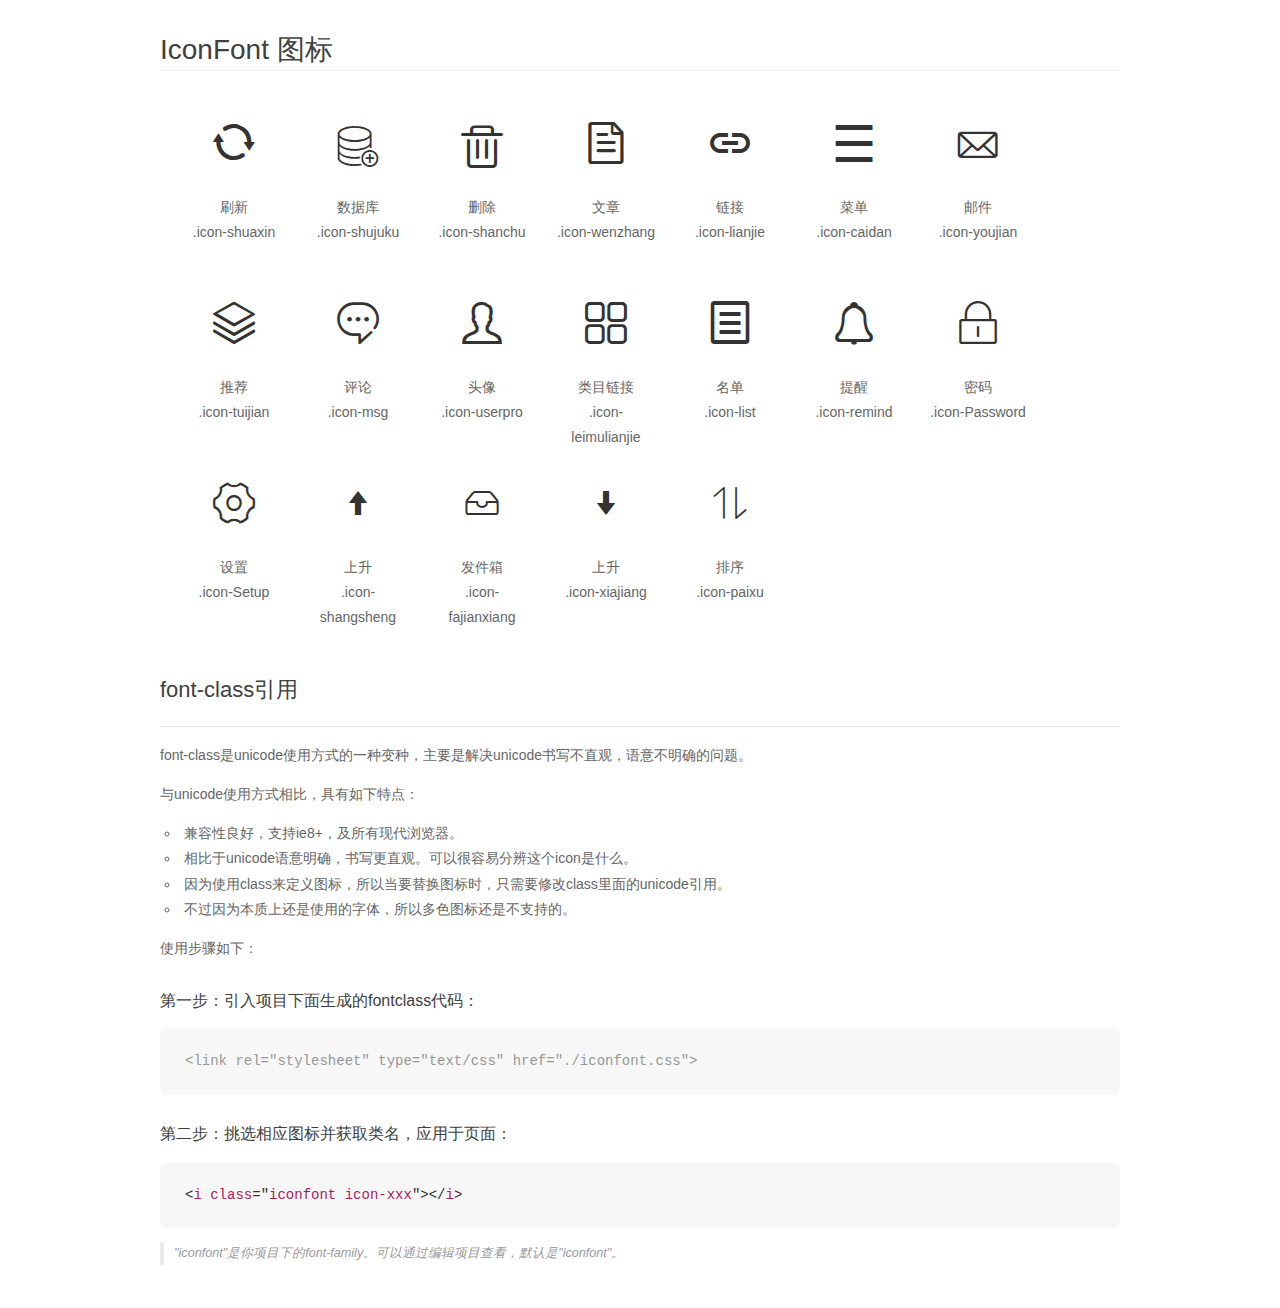
<file: src/main/resources/static/js/admin/fonts/demo_fontclass.html>
<!DOCTYPE html>
<html>
<head>
    <meta charset="utf-8"/>
    <title>IconFont</title>
    <link rel="stylesheet" href="demo.css">
    <link rel="stylesheet" href="iconfont.css">
</head>
<body>
    <div class="main markdown">
        <h1>IconFont 图标</h1>
        <ul class="icon_lists clear">
            
                <li>
                <i class="icon iconfont icon-shuaxin"></i>
                    <div class="name">刷新</div>
                    <div class="fontclass">.icon-shuaxin</div>
                </li>
            
                <li>
                <i class="icon iconfont icon-shujuku"></i>
                    <div class="name">数据库</div>
                    <div class="fontclass">.icon-shujuku</div>
                </li>
            
                <li>
                <i class="icon iconfont icon-shanchu"></i>
                    <div class="name">删除</div>
                    <div class="fontclass">.icon-shanchu</div>
                </li>
            
                <li>
                <i class="icon iconfont icon-wenzhang"></i>
                    <div class="name">文章</div>
                    <div class="fontclass">.icon-wenzhang</div>
                </li>
            
                <li>
                <i class="icon iconfont icon-lianjie"></i>
                    <div class="name">链接</div>
                    <div class="fontclass">.icon-lianjie</div>
                </li>
            
                <li>
                <i class="icon iconfont icon-caidan"></i>
                    <div class="name">菜单</div>
                    <div class="fontclass">.icon-caidan</div>
                </li>
            
                <li>
                <i class="icon iconfont icon-youjian"></i>
                    <div class="name">邮件</div>
                    <div class="fontclass">.icon-youjian</div>
                </li>
            
                <li>
                <i class="icon iconfont icon-tuijian"></i>
                    <div class="name">推荐</div>
                    <div class="fontclass">.icon-tuijian</div>
                </li>
            
                <li>
                <i class="icon iconfont icon-msg"></i>
                    <div class="name">评论 </div>
                    <div class="fontclass">.icon-msg</div>
                </li>
            
                <li>
                <i class="icon iconfont icon-userpro"></i>
                    <div class="name">头像</div>
                    <div class="fontclass">.icon-userpro</div>
                </li>
            
                <li>
                <i class="icon iconfont icon-leimulianjie"></i>
                    <div class="name">类目链接</div>
                    <div class="fontclass">.icon-leimulianjie</div>
                </li>
            
                <li>
                <i class="icon iconfont icon-list"></i>
                    <div class="name">名单</div>
                    <div class="fontclass">.icon-list</div>
                </li>
            
                <li>
                <i class="icon iconfont icon-remind"></i>
                    <div class="name">提醒</div>
                    <div class="fontclass">.icon-remind</div>
                </li>
            
                <li>
                <i class="icon iconfont icon-Password"></i>
                    <div class="name">密码</div>
                    <div class="fontclass">.icon-Password</div>
                </li>
            
                <li>
                <i class="icon iconfont icon-Setup"></i>
                    <div class="name">设置</div>
                    <div class="fontclass">.icon-Setup</div>
                </li>
            
                <li>
                <i class="icon iconfont icon-shangsheng"></i>
                    <div class="name">上升</div>
                    <div class="fontclass">.icon-shangsheng</div>
                </li>
            
                <li>
                <i class="icon iconfont icon-fajianxiang"></i>
                    <div class="name">发件箱</div>
                    <div class="fontclass">.icon-fajianxiang</div>
                </li>
            
                <li>
                <i class="icon iconfont icon-xiajiang"></i>
                    <div class="name">上升</div>
                    <div class="fontclass">.icon-xiajiang</div>
                </li>
            
                <li>
                <i class="icon iconfont icon-paixu"></i>
                    <div class="name">排序</div>
                    <div class="fontclass">.icon-paixu</div>
                </li>
            
        </ul>

        <h2 id="font-class-">font-class引用</h2>
        <hr>

        <p>font-class是unicode使用方式的一种变种，主要是解决unicode书写不直观，语意不明确的问题。</p>
        <p>与unicode使用方式相比，具有如下特点：</p>
        <ul>
        <li>兼容性良好，支持ie8+，及所有现代浏览器。</li>
        <li>相比于unicode语意明确，书写更直观。可以很容易分辨这个icon是什么。</li>
        <li>因为使用class来定义图标，所以当要替换图标时，只需要修改class里面的unicode引用。</li>
        <li>不过因为本质上还是使用的字体，所以多色图标还是不支持的。</li>
        </ul>
        <p>使用步骤如下：</p>
        <h3 id="-fontclass-">第一步：引入项目下面生成的fontclass代码：</h3>


        <pre><code class="lang-js hljs javascript"><span class="hljs-comment">&lt;link rel="stylesheet" type="text/css" href="./iconfont.css"&gt;</span></code></pre>
        <h3 id="-">第二步：挑选相应图标并获取类名，应用于页面：</h3>
        <pre><code class="lang-css hljs">&lt;<span class="hljs-selector-tag">i</span> <span class="hljs-selector-tag">class</span>="<span class="hljs-selector-tag">iconfont</span> <span class="hljs-selector-tag">icon-xxx</span>"&gt;&lt;/<span class="hljs-selector-tag">i</span>&gt;</code></pre>
        <blockquote>
        <p>"iconfont"是你项目下的font-family。可以通过编辑项目查看，默认是"iconfont"。</p>
        </blockquote>
    </div>
</body>
</html>
</file>
<file: src/main/resources/static/layuiadmin/layui/css/layui.css>
/** layui-v2.5.6 MIT License By https://www.layui.com */
 .layui-inline,img{display:inline-block;vertical-align:middle}h1,h2,h3,h4,h5,h6{font-weight:400}.layui-edge,.layui-header,.layui-inline,.layui-main{position:relative}.layui-body,.layui-edge,.layui-elip{overflow:hidden}.layui-btn,.layui-edge,.layui-inline,img{vertical-align:middle}.layui-btn,.layui-disabled,.layui-icon,.layui-unselect{-moz-user-select:none;-webkit-user-select:none;-ms-user-select:none}.layui-elip,.layui-form-checkbox span,.layui-form-pane .layui-form-label{text-overflow:ellipsis;white-space:nowrap}.layui-breadcrumb,.layui-tree-btnGroup{visibility:hidden}blockquote,body,button,dd,div,dl,dt,form,h1,h2,h3,h4,h5,h6,input,li,ol,p,pre,td,textarea,th,ul{margin:0;padding:0;-webkit-tap-highlight-color:rgba(0,0,0,0)}a:active,a:hover{outline:0}img{border:none}li{list-style:none}table{border-collapse:collapse;border-spacing:0}h4,h5,h6{font-size:100%}button,input,optgroup,option,select,textarea{font-family:inherit;font-size:inherit;font-style:inherit;font-weight:inherit;outline:0}pre{white-space:pre-wrap;white-space:-moz-pre-wrap;white-space:-pre-wrap;white-space:-o-pre-wrap;word-wrap:break-word}body{line-height:24px;font:14px Helvetica Neue,Helvetica,PingFang SC,Tahoma,Arial,sans-serif}hr{height:1px;margin:10px 0;border:0;clear:both}a{color:#333;text-decoration:none}a:hover{color:#777}a cite{font-style:normal;*cursor:pointer}.layui-border-box,.layui-border-box *{box-sizing:border-box}.layui-box,.layui-box *{box-sizing:content-box}.layui-clear{clear:both;*zoom:1}.layui-clear:after{content:'\20';clear:both;*zoom:1;display:block;height:0}.layui-inline{*display:inline;*zoom:1}.layui-edge{display:inline-block;width:0;height:0;border-width:6px;border-style:dashed;border-color:transparent}.layui-edge-top{top:-4px;border-bottom-color:#999;border-bottom-style:solid}.layui-edge-right{border-left-color:#999;border-left-style:solid}.layui-edge-bottom{top:2px;border-top-color:#999;border-top-style:solid}.layui-edge-left{border-right-color:#999;border-right-style:solid}.layui-disabled,.layui-disabled:hover{color:#d2d2d2!important;cursor:not-allowed!important}.layui-circle{border-radius:100%}.layui-show{display:block!important}.layui-hide{display:none!important}@font-face{font-family:layui-icon;src:url(../font/iconfont.eot?v=256);src:url(../font/iconfont.eot?v=256#iefix) format('embedded-opentype'),url(../font/iconfont.woff2?v=256) format('woff2'),url(../font/iconfont.woff?v=256) format('woff'),url(../font/iconfont.ttf?v=256) format('truetype'),url(../font/iconfont.svg?v=256#layui-icon) format('svg')}.layui-icon{font-family:layui-icon!important;font-size:16px;font-style:normal;-webkit-font-smoothing:antialiased;-moz-osx-font-smoothing:grayscale}.layui-icon-reply-fill:before{content:"\e611"}.layui-icon-set-fill:before{content:"\e614"}.layui-icon-menu-fill:before{content:"\e60f"}.layui-icon-search:before{content:"\e615"}.layui-icon-share:before{content:"\e641"}.layui-icon-set-sm:before{content:"\e620"}.layui-icon-engine:before{content:"\e628"}.layui-icon-close:before{content:"\1006"}.layui-icon-close-fill:before{content:"\1007"}.layui-icon-chart-screen:before{content:"\e629"}.layui-icon-star:before{content:"\e600"}.layui-icon-circle-dot:before{content:"\e617"}.layui-icon-chat:before{content:"\e606"}.layui-icon-release:before{content:"\e609"}.layui-icon-list:before{content:"\e60a"}.layui-icon-chart:before{content:"\e62c"}.layui-icon-ok-circle:before{content:"\1005"}.layui-icon-layim-theme:before{content:"\e61b"}.layui-icon-table:before{content:"\e62d"}.layui-icon-right:before{content:"\e602"}.layui-icon-left:before{content:"\e603"}.layui-icon-cart-simple:before{content:"\e698"}.layui-icon-face-cry:before{content:"\e69c"}.layui-icon-face-smile:before{content:"\e6af"}.layui-icon-survey:before{content:"\e6b2"}.layui-icon-tree:before{content:"\e62e"}.layui-icon-ie:before{content:"\e7bb"}.layui-icon-upload-circle:before{content:"\e62f"}.layui-icon-add-circle:before{content:"\e61f"}.layui-icon-download-circle:before{content:"\e601"}.layui-icon-templeate-1:before{content:"\e630"}.layui-icon-util:before{content:"\e631"}.layui-icon-face-surprised:before{content:"\e664"}.layui-icon-edit:before{content:"\e642"}.layui-icon-speaker:before{content:"\e645"}.layui-icon-down:before{content:"\e61a"}.layui-icon-file:before{content:"\e621"}.layui-icon-layouts:before{content:"\e632"}.layui-icon-rate-half:before{content:"\e6c9"}.layui-icon-add-circle-fine:before{content:"\e608"}.layui-icon-prev-circle:before{content:"\e633"}.layui-icon-read:before{content:"\e705"}.layui-icon-404:before{content:"\e61c"}.layui-icon-carousel:before{content:"\e634"}.layui-icon-help:before{content:"\e607"}.layui-icon-code-circle:before{content:"\e635"}.layui-icon-windows:before{content:"\e67f"}.layui-icon-water:before{content:"\e636"}.layui-icon-username:before{content:"\e66f"}.layui-icon-find-fill:before{content:"\e670"}.layui-icon-about:before{content:"\e60b"}.layui-icon-location:before{content:"\e715"}.layui-icon-up:before{content:"\e619"}.layui-icon-pause:before{content:"\e651"}.layui-icon-date:before{content:"\e637"}.layui-icon-layim-uploadfile:before{content:"\e61d"}.layui-icon-delete:before{content:"\e640"}.layui-icon-play:before{content:"\e652"}.layui-icon-top:before{content:"\e604"}.layui-icon-firefox:before{content:"\e686"}.layui-icon-friends:before{content:"\e612"}.layui-icon-refresh-3:before{content:"\e9aa"}.layui-icon-ok:before{content:"\e605"}.layui-icon-layer:before{content:"\e638"}.layui-icon-face-smile-fine:before{content:"\e60c"}.layui-icon-dollar:before{content:"\e659"}.layui-icon-group:before{content:"\e613"}.layui-icon-layim-download:before{content:"\e61e"}.layui-icon-picture-fine:before{content:"\e60d"}.layui-icon-link:before{content:"\e64c"}.layui-icon-diamond:before{content:"\e735"}.layui-icon-log:before{content:"\e60e"}.layui-icon-key:before{content:"\e683"}.layui-icon-rate-solid:before{content:"\e67a"}.layui-icon-fonts-del:before{content:"\e64f"}.layui-icon-unlink:before{content:"\e64d"}.layui-icon-fonts-clear:before{content:"\e639"}.layui-icon-triangle-r:before{content:"\e623"}.layui-icon-circle:before{content:"\e63f"}.layui-icon-radio:before{content:"\e643"}.layui-icon-align-center:before{content:"\e647"}.layui-icon-align-right:before{content:"\e648"}.layui-icon-align-left:before{content:"\e649"}.layui-icon-loading-1:before{content:"\e63e"}.layui-icon-return:before{content:"\e65c"}.layui-icon-fonts-strong:before{content:"\e62b"}.layui-icon-upload:before{content:"\e67c"}.layui-icon-dialogue:before{content:"\e63a"}.layui-icon-video:before{content:"\e6ed"}.layui-icon-headset:before{content:"\e6fc"}.layui-icon-cellphone-fine:before{content:"\e63b"}.layui-icon-add-1:before{content:"\e654"}.layui-icon-face-smile-b:before{content:"\e650"}.layui-icon-fonts-html:before{content:"\e64b"}.layui-icon-screen-full:before{content:"\e622"}.layui-icon-form:before{content:"\e63c"}.layui-icon-cart:before{content:"\e657"}.layui-icon-camera-fill:before{content:"\e65d"}.layui-icon-tabs:before{content:"\e62a"}.layui-icon-heart-fill:before{content:"\e68f"}.layui-icon-fonts-code:before{content:"\e64e"}.layui-icon-ios:before{content:"\e680"}.layui-icon-at:before{content:"\e687"}.layui-icon-fire:before{content:"\e756"}.layui-icon-set:before{content:"\e716"}.layui-icon-fonts-u:before{content:"\e646"}.layui-icon-triangle-d:before{content:"\e625"}.layui-icon-tips:before{content:"\e702"}.layui-icon-picture:before{content:"\e64a"}.layui-icon-more-vertical:before{content:"\e671"}.layui-icon-bluetooth:before{content:"\e689"}.layui-icon-flag:before{content:"\e66c"}.layui-icon-loading:before{content:"\e63d"}.layui-icon-fonts-i:before{content:"\e644"}.layui-icon-refresh-1:before{content:"\e666"}.layui-icon-rmb:before{content:"\e65e"}.layui-icon-addition:before{content:"\e624"}.layui-icon-home:before{content:"\e68e"}.layui-icon-time:before{content:"\e68d"}.layui-icon-user:before{content:"\e770"}.layui-icon-notice:before{content:"\e667"}.layui-icon-chrome:before{content:"\e68a"}.layui-icon-edge:before{content:"\e68b"}.layui-icon-login-weibo:before{content:"\e675"}.layui-icon-voice:before{content:"\e688"}.layui-icon-upload-drag:before{content:"\e681"}.layui-icon-login-qq:before{content:"\e676"}.layui-icon-snowflake:before{content:"\e6b1"}.layui-icon-heart:before{content:"\e68c"}.layui-icon-logout:before{content:"\e682"}.layui-icon-file-b:before{content:"\e655"}.layui-icon-template:before{content:"\e663"}.layui-icon-transfer:before{content:"\e691"}.layui-icon-auz:before{content:"\e672"}.layui-icon-console:before{content:"\e665"}.layui-icon-app:before{content:"\e653"}.layui-icon-prev:before{content:"\e65a"}.layui-icon-website:before{content:"\e7ae"}.layui-icon-next:before{content:"\e65b"}.layui-icon-component:before{content:"\e857"}.layui-icon-android:before{content:"\e684"}.layui-icon-more:before{content:"\e65f"}.layui-icon-login-wechat:before{content:"\e677"}.layui-icon-shrink-right:before{content:"\e668"}.layui-icon-spread-left:before{content:"\e66b"}.layui-icon-camera:before{content:"\e660"}.layui-icon-note:before{content:"\e66e"}.layui-icon-refresh:before{content:"\e669"}.layui-icon-female:before{content:"\e661"}.layui-icon-male:before{content:"\e662"}.layui-icon-screen-restore:before{content:"\e758"}.layui-icon-password:before{content:"\e673"}.layui-icon-senior:before{content:"\e674"}.layui-icon-theme:before{content:"\e66a"}.layui-icon-tread:before{content:"\e6c5"}.layui-icon-praise:before{content:"\e6c6"}.layui-icon-star-fill:before{content:"\e658"}.layui-icon-rate:before{content:"\e67b"}.layui-icon-template-1:before{content:"\e656"}.layui-icon-vercode:before{content:"\e679"}.layui-icon-service:before{content:"\e626"}.layui-icon-cellphone:before{content:"\e678"}.layui-icon-print:before{content:"\e66d"}.layui-icon-cols:before{content:"\e610"}.layui-icon-wifi:before{content:"\e7e0"}.layui-icon-export:before{content:"\e67d"}.layui-icon-rss:before{content:"\e808"}.layui-icon-slider:before{content:"\e714"}.layui-icon-email:before{content:"\e618"}.layui-icon-subtraction:before{content:"\e67e"}.layui-icon-mike:before{content:"\e6dc"}.layui-icon-light:before{content:"\e748"}.layui-icon-gift:before{content:"\e627"}.layui-icon-mute:before{content:"\e685"}.layui-icon-reduce-circle:before{content:"\e616"}.layui-icon-music:before{content:"\e690"}.layui-main{width:1140px;margin:0 auto}.layui-header{z-index:1000;height:60px}.layui-header a:hover{transition:all .5s;-webkit-transition:all .5s}.layui-side{position:fixed;left:0;top:0;bottom:0;z-index:999;width:200px;overflow-x:hidden}.layui-side-scroll{position:relative;width:220px;height:100%;overflow-x:hidden}.layui-body{position:absolute;left:200px;right:0;top:0;bottom:0;z-index:998;width:auto;overflow-y:auto;box-sizing:border-box}.layui-layout-body{overflow:hidden}.layui-layout-admin .layui-header{background-color:#23262E}.layui-layout-admin .layui-side{top:60px;width:200px;overflow-x:hidden}.layui-layout-admin .layui-body{position:fixed;top:60px;bottom:44px}.layui-layout-admin .layui-main{width:auto;margin:0 15px}.layui-layout-admin .layui-footer{position:fixed;left:200px;right:0;bottom:0;height:44px;line-height:44px;padding:0 15px;background-color:#eee}.layui-layout-admin .layui-logo{position:absolute;left:0;top:0;width:200px;height:100%;line-height:60px;text-align:center;color:#009688;font-size:16px}.layui-layout-admin .layui-header .layui-nav{background:0 0}.layui-layout-left{position:absolute!important;left:200px;top:0}.layui-layout-right{position:absolute!important;right:0;top:0}.layui-container{position:relative;margin:0 auto;padding:0 15px;box-sizing:border-box}.layui-fluid{position:relative;margin:0 auto;padding:0 15px}.layui-row:after,.layui-row:before{content:'';display:block;clear:both}.layui-col-lg1,.layui-col-lg10,.layui-col-lg11,.layui-col-lg12,.layui-col-lg2,.layui-col-lg3,.layui-col-lg4,.layui-col-lg5,.layui-col-lg6,.layui-col-lg7,.layui-col-lg8,.layui-col-lg9,.layui-col-md1,.layui-col-md10,.layui-col-md11,.layui-col-md12,.layui-col-md2,.layui-col-md3,.layui-col-md4,.layui-col-md5,.layui-col-md6,.layui-col-md7,.layui-col-md8,.layui-col-md9,.layui-col-sm1,.layui-col-sm10,.layui-col-sm11,.layui-col-sm12,.layui-col-sm2,.layui-col-sm3,.layui-col-sm4,.layui-col-sm5,.layui-col-sm6,.layui-col-sm7,.layui-col-sm8,.layui-col-sm9,.layui-col-xs1,.layui-col-xs10,.layui-col-xs11,.layui-col-xs12,.layui-col-xs2,.layui-col-xs3,.layui-col-xs4,.layui-col-xs5,.layui-col-xs6,.layui-col-xs7,.layui-col-xs8,.layui-col-xs9{position:relative;display:block;box-sizing:border-box}.layui-col-xs1,.layui-col-xs10,.layui-col-xs11,.layui-col-xs12,.layui-col-xs2,.layui-col-xs3,.layui-col-xs4,.layui-col-xs5,.layui-col-xs6,.layui-col-xs7,.layui-col-xs8,.layui-col-xs9{float:left}.layui-col-xs1{width:8.33333333%}.layui-col-xs2{width:16.66666667%}.layui-col-xs3{width:25%}.layui-col-xs4{width:33.33333333%}.layui-col-xs5{width:41.66666667%}.layui-col-xs6{width:50%}.layui-col-xs7{width:58.33333333%}.layui-col-xs8{width:66.66666667%}.layui-col-xs9{width:75%}.layui-col-xs10{width:83.33333333%}.layui-col-xs11{width:91.66666667%}.layui-col-xs12{width:100%}.layui-col-xs-offset1{margin-left:8.33333333%}.layui-col-xs-offset2{margin-left:16.66666667%}.layui-col-xs-offset3{margin-left:25%}.layui-col-xs-offset4{margin-left:33.33333333%}.layui-col-xs-offset5{margin-left:41.66666667%}.layui-col-xs-offset6{margin-left:50%}.layui-col-xs-offset7{margin-left:58.33333333%}.layui-col-xs-offset8{margin-left:66.66666667%}.layui-col-xs-offset9{margin-left:75%}.layui-col-xs-offset10{margin-left:83.33333333%}.layui-col-xs-offset11{margin-left:91.66666667%}.layui-col-xs-offset12{margin-left:100%}@media screen and (max-width:768px){.layui-hide-xs{display:none!important}.layui-show-xs-block{display:block!important}.layui-show-xs-inline{display:inline!important}.layui-show-xs-inline-block{display:inline-block!important}}@media screen and (min-width:768px){.layui-container{width:750px}.layui-hide-sm{display:none!important}.layui-show-sm-block{display:block!important}.layui-show-sm-inline{display:inline!important}.layui-show-sm-inline-block{display:inline-block!important}.layui-col-sm1,.layui-col-sm10,.layui-col-sm11,.layui-col-sm12,.layui-col-sm2,.layui-col-sm3,.layui-col-sm4,.layui-col-sm5,.layui-col-sm6,.layui-col-sm7,.layui-col-sm8,.layui-col-sm9{float:left}.layui-col-sm1{width:8.33333333%}.layui-col-sm2{width:16.66666667%}.layui-col-sm3{width:25%}.layui-col-sm4{width:33.33333333%}.layui-col-sm5{width:41.66666667%}.layui-col-sm6{width:50%}.layui-col-sm7{width:58.33333333%}.layui-col-sm8{width:66.66666667%}.layui-col-sm9{width:75%}.layui-col-sm10{width:83.33333333%}.layui-col-sm11{width:91.66666667%}.layui-col-sm12{width:100%}.layui-col-sm-offset1{margin-left:8.33333333%}.layui-col-sm-offset2{margin-left:16.66666667%}.layui-col-sm-offset3{margin-left:25%}.layui-col-sm-offset4{margin-left:33.33333333%}.layui-col-sm-offset5{margin-left:41.66666667%}.layui-col-sm-offset6{margin-left:50%}.layui-col-sm-offset7{margin-left:58.33333333%}.layui-col-sm-offset8{margin-left:66.66666667%}.layui-col-sm-offset9{margin-left:75%}.layui-col-sm-offset10{margin-left:83.33333333%}.layui-col-sm-offset11{margin-left:91.66666667%}.layui-col-sm-offset12{margin-left:100%}}@media screen and (min-width:992px){.layui-container{width:970px}.layui-hide-md{display:none!important}.layui-show-md-block{display:block!important}.layui-show-md-inline{display:inline!important}.layui-show-md-inline-block{display:inline-block!important}.layui-col-md1,.layui-col-md10,.layui-col-md11,.layui-col-md12,.layui-col-md2,.layui-col-md3,.layui-col-md4,.layui-col-md5,.layui-col-md6,.layui-col-md7,.layui-col-md8,.layui-col-md9{float:left}.layui-col-md1{width:8.33333333%}.layui-col-md2{width:16.66666667%}.layui-col-md3{width:25%}.layui-col-md4{width:33.33333333%}.layui-col-md5{width:41.66666667%}.layui-col-md6{width:50%}.layui-col-md7{width:58.33333333%}.layui-col-md8{width:66.66666667%}.layui-col-md9{width:75%}.layui-col-md10{width:83.33333333%}.layui-col-md11{width:91.66666667%}.layui-col-md12{width:100%}.layui-col-md-offset1{margin-left:8.33333333%}.layui-col-md-offset2{margin-left:16.66666667%}.layui-col-md-offset3{margin-left:25%}.layui-col-md-offset4{margin-left:33.33333333%}.layui-col-md-offset5{margin-left:41.66666667%}.layui-col-md-offset6{margin-left:50%}.layui-col-md-offset7{margin-left:58.33333333%}.layui-col-md-offset8{margin-left:66.66666667%}.layui-col-md-offset9{margin-left:75%}.layui-col-md-offset10{margin-left:83.33333333%}.layui-col-md-offset11{margin-left:91.66666667%}.layui-col-md-offset12{margin-left:100%}}@media screen and (min-width:1200px){.layui-container{width:1170px}.layui-hide-lg{display:none!important}.layui-show-lg-block{display:block!important}.layui-show-lg-inline{display:inline!important}.layui-show-lg-inline-block{display:inline-block!important}.layui-col-lg1,.layui-col-lg10,.layui-col-lg11,.layui-col-lg12,.layui-col-lg2,.layui-col-lg3,.layui-col-lg4,.layui-col-lg5,.layui-col-lg6,.layui-col-lg7,.layui-col-lg8,.layui-col-lg9{float:left}.layui-col-lg1{width:8.33333333%}.layui-col-lg2{width:16.66666667%}.layui-col-lg3{width:25%}.layui-col-lg4{width:33.33333333%}.layui-col-lg5{width:41.66666667%}.layui-col-lg6{width:50%}.layui-col-lg7{width:58.33333333%}.layui-col-lg8{width:66.66666667%}.layui-col-lg9{width:75%}.layui-col-lg10{width:83.33333333%}.layui-col-lg11{width:91.66666667%}.layui-col-lg12{width:100%}.layui-col-lg-offset1{margin-left:8.33333333%}.layui-col-lg-offset2{margin-left:16.66666667%}.layui-col-lg-offset3{margin-left:25%}.layui-col-lg-offset4{margin-left:33.33333333%}.layui-col-lg-offset5{margin-left:41.66666667%}.layui-col-lg-offset6{margin-left:50%}.layui-col-lg-offset7{margin-left:58.33333333%}.layui-col-lg-offset8{margin-left:66.66666667%}.layui-col-lg-offset9{margin-left:75%}.layui-col-lg-offset10{margin-left:83.33333333%}.layui-col-lg-offset11{margin-left:91.66666667%}.layui-col-lg-offset12{margin-left:100%}}.layui-col-space1{margin:-.5px}.layui-col-space1>*{padding:.5px}.layui-col-space2{margin:-1px}.layui-col-space2>*{padding:1px}.layui-col-space4{margin:-2px}.layui-col-space4>*{padding:2px}.layui-col-space5{margin:-2.5px}.layui-col-space5>*{padding:2.5px}.layui-col-space6{margin:-3px}.layui-col-space6>*{padding:3px}.layui-col-space8{margin:-4px}.layui-col-space8>*{padding:4px}.layui-col-space10{margin:-5px}.layui-col-space10>*{padding:5px}.layui-col-space12{margin:-6px}.layui-col-space12>*{padding:6px}.layui-col-space14{margin:-7px}.layui-col-space14>*{padding:7px}.layui-col-space15{margin:-7.5px}.layui-col-space15>*{padding:7.5px}.layui-col-space16{margin:-8px}.layui-col-space16>*{padding:8px}.layui-col-space18{margin:-9px}.layui-col-space18>*{padding:9px}.layui-col-space20{margin:-10px}.layui-col-space20>*{padding:10px}.layui-col-space22{margin:-11px}.layui-col-space22>*{padding:11px}.layui-col-space24{margin:-12px}.layui-col-space24>*{padding:12px}.layui-col-space25{margin:-12.5px}.layui-col-space25>*{padding:12.5px}.layui-col-space26{margin:-13px}.layui-col-space26>*{padding:13px}.layui-col-space28{margin:-14px}.layui-col-space28>*{padding:14px}.layui-col-space30{margin:-15px}.layui-col-space30>*{padding:15px}.layui-btn,.layui-input,.layui-select,.layui-textarea,.layui-upload-button{outline:0;-webkit-appearance:none;transition:all .3s;-webkit-transition:all .3s;box-sizing:border-box}.layui-elem-quote{margin-bottom:10px;padding:15px;line-height:22px;border-left:5px solid #009688;border-radius:0 2px 2px 0;background-color:#f2f2f2}.layui-quote-nm{border-style:solid;border-width:1px 1px 1px 5px;background:0 0}.layui-elem-field{margin-bottom:10px;padding:0;border-width:1px;border-style:solid}.layui-elem-field legend{margin-left:20px;padding:0 10px;font-size:20px;font-weight:300}.layui-field-title{margin:10px 0 20px;border-width:1px 0 0}.layui-field-box{padding:10px 15px}.layui-field-title .layui-field-box{padding:10px 0}.layui-progress{position:relative;height:6px;border-radius:20px;background-color:#e2e2e2}.layui-progress-bar{position:absolute;left:0;top:0;width:0;max-width:100%;height:6px;border-radius:20px;text-align:right;background-color:#5FB878;transition:all .3s;-webkit-transition:all .3s}.layui-progress-big,.layui-progress-big .layui-progress-bar{height:18px;line-height:18px}.layui-progress-text{position:relative;top:-20px;line-height:18px;font-size:12px;color:#666}.layui-progress-big .layui-progress-text{position:static;padding:0 10px;color:#fff}.layui-collapse{border-width:1px;border-style:solid;border-radius:2px}.layui-colla-content,.layui-colla-item{border-top-width:1px;border-top-style:solid}.layui-colla-item:first-child{border-top:none}.layui-colla-title{position:relative;height:42px;line-height:42px;padding:0 15px 0 35px;color:#333;background-color:#f2f2f2;cursor:pointer;font-size:14px;overflow:hidden}.layui-colla-content{display:none;padding:10px 15px;line-height:22px;color:#666}.layui-colla-icon{position:absolute;left:15px;top:0;font-size:14px}.layui-card{margin-bottom:15px;border-radius:2px;background-color:#fff;box-shadow:0 1px 2px 0 rgba(0,0,0,.05)}.layui-card:last-child{margin-bottom:0}.layui-card-header{position:relative;height:42px;line-height:42px;padding:0 15px;border-bottom:1px solid #f6f6f6;color:#333;border-radius:2px 2px 0 0;font-size:14px}.layui-bg-black,.layui-bg-blue,.layui-bg-cyan,.layui-bg-green,.layui-bg-orange,.layui-bg-red{color:#fff!important}.layui-card-body{position:relative;padding:10px 15px;line-height:24px}.layui-card-body[pad15]{padding:15px}.layui-card-body[pad20]{padding:20px}.layui-card-body .layui-table{margin:5px 0}.layui-card .layui-tab{margin:0}.layui-panel-window{position:relative;padding:15px;border-radius:0;border-top:5px solid #E6E6E6;background-color:#fff}.layui-auxiliar-moving{position:fixed;left:0;right:0;top:0;bottom:0;width:100%;height:100%;background:0 0;z-index:9999999999}.layui-form-label,.layui-form-mid,.layui-form-select,.layui-input-block,.layui-input-inline,.layui-textarea{position:relative}.layui-bg-red{background-color:#FF5722!important}.layui-bg-orange{background-color:#FFB800!important}.layui-bg-green{background-color:#009688!important}.layui-bg-cyan{background-color:#2F4056!important}.layui-bg-blue{background-color:#1E9FFF!important}.layui-bg-black{background-color:#393D49!important}.layui-bg-gray{background-color:#eee!important;color:#666!important}.layui-badge-rim,.layui-colla-content,.layui-colla-item,.layui-collapse,.layui-elem-field,.layui-form-pane .layui-form-item[pane],.layui-form-pane .layui-form-label,.layui-input,.layui-layedit,.layui-layedit-tool,.layui-quote-nm,.layui-select,.layui-tab-bar,.layui-tab-card,.layui-tab-title,.layui-tab-title .layui-this:after,.layui-textarea{border-color:#e6e6e6}.layui-timeline-item:before,hr{background-color:#e6e6e6}.layui-text{line-height:22px;font-size:14px;color:#666}.layui-text h1,.layui-text h2,.layui-text h3{font-weight:500;color:#333}.layui-text h1{font-size:30px}.layui-text h2{font-size:24px}.layui-text h3{font-size:18px}.layui-text a:not(.layui-btn){color:#01AAED}.layui-text a:not(.layui-btn):hover{text-decoration:underline}.layui-text ul{padding:5px 0 5px 15px}.layui-text ul li{margin-top:5px;list-style-type:disc}.layui-text em,.layui-word-aux{color:#999!important;padding:0 5px!important}.layui-btn{display:inline-block;height:38px;line-height:38px;padding:0 18px;background-color:#009688;color:#fff;white-space:nowrap;text-align:center;font-size:14px;border:none;border-radius:2px;cursor:pointer}.layui-btn:hover{opacity:.8;filter:alpha(opacity=80);color:#fff}.layui-btn:active{opacity:1;filter:alpha(opacity=100)}.layui-btn+.layui-btn{margin-left:10px}.layui-btn-container{font-size:0}.layui-btn-container .layui-btn{margin-right:10px;margin-bottom:10px}.layui-btn-container .layui-btn+.layui-btn{margin-left:0}.layui-table .layui-btn-container .layui-btn{margin-bottom:9px}.layui-btn-radius{border-radius:100px}.layui-btn .layui-icon{margin-right:3px;font-size:18px;vertical-align:bottom;vertical-align:middle\9}.layui-btn-primary{border:1px solid #C9C9C9;background-color:#fff;color:#555}.layui-btn-primary:hover{border-color:#009688;color:#333}.layui-btn-normal{background-color:#1E9FFF}.layui-btn-warm{background-color:#FFB800}.layui-btn-danger{background-color:#FF5722}.layui-btn-checked{background-color:#5FB878}.layui-btn-disabled,.layui-btn-disabled:active,.layui-btn-disabled:hover{border:1px solid #e6e6e6;background-color:#FBFBFB;color:#C9C9C9;cursor:not-allowed;opacity:1}.layui-btn-lg{height:44px;line-height:44px;padding:0 25px;font-size:16px}.layui-btn-sm{height:30px;line-height:30px;padding:0 10px;font-size:12px}.layui-btn-sm i{font-size:16px!important}.layui-btn-xs{height:22px;line-height:22px;padding:0 5px;font-size:12px}.layui-btn-xs i{font-size:14px!important}.layui-btn-group{display:inline-block;vertical-align:middle;font-size:0}.layui-btn-group .layui-btn{margin-left:0!important;margin-right:0!important;border-left:1px solid rgba(255,255,255,.5);border-radius:0}.layui-btn-group .layui-btn-primary{border-left:none}.layui-btn-group .layui-btn-primary:hover{border-color:#C9C9C9;color:#009688}.layui-btn-group .layui-btn:first-child{border-left:none;border-radius:2px 0 0 2px}.layui-btn-group .layui-btn-primary:first-child{border-left:1px solid #c9c9c9}.layui-btn-group .layui-btn:last-child{border-radius:0 2px 2px 0}.layui-btn-group .layui-btn+.layui-btn{margin-left:0}.layui-btn-group+.layui-btn-group{margin-left:10px}.layui-btn-fluid{width:100%}.layui-input,.layui-select,.layui-textarea{height:38px;line-height:1.3;line-height:38px\9;border-width:1px;border-style:solid;background-color:#fff;border-radius:2px}.layui-input::-webkit-input-placeholder,.layui-select::-webkit-input-placeholder,.layui-textarea::-webkit-input-placeholder{line-height:1.3}.layui-input,.layui-textarea{display:block;width:100%;padding-left:10px}.layui-input:hover,.layui-textarea:hover{border-color:#D2D2D2!important}.layui-input:focus,.layui-textarea:focus{border-color:#C9C9C9!important}.layui-textarea{min-height:100px;height:auto;line-height:20px;padding:6px 10px;resize:vertical}.layui-select{padding:0 10px}.layui-form input[type=checkbox],.layui-form input[type=radio],.layui-form select{display:none}.layui-form [lay-ignore]{display:initial}.layui-form-item{margin-bottom:15px;clear:both;*zoom:1}.layui-form-item:after{content:'\20';clear:both;*zoom:1;display:block;height:0}.layui-form-label{float:left;display:block;padding:9px 15px;width:80px;font-weight:400;line-height:20px;text-align:right}.layui-form-label-col{display:block;float:none;padding:9px 0;line-height:20px;text-align:left}.layui-form-item .layui-inline{margin-bottom:5px;margin-right:10px}.layui-input-block{margin-left:110px;min-height:36px}.layui-input-inline{display:inline-block;vertical-align:middle}.layui-form-item .layui-input-inline{float:left;width:190px;margin-right:10px}.layui-form-text .layui-input-inline{width:auto}.layui-form-mid{float:left;display:block;padding:9px 0!important;line-height:20px;margin-right:10px}.layui-form-danger+.layui-form-select .layui-input,.layui-form-danger:focus{border-color:#FF5722!important}.layui-form-select .layui-input{padding-right:30px;cursor:pointer}.layui-form-select .layui-edge{position:absolute;right:10px;top:50%;margin-top:-3px;cursor:pointer;border-width:6px;border-top-color:#c2c2c2;border-top-style:solid;transition:all .3s;-webkit-transition:all .3s}.layui-form-select dl{display:none;position:absolute;left:0;top:42px;padding:5px 0;z-index:899;min-width:100%;border:1px solid #d2d2d2;max-height:300px;overflow-y:auto;background-color:#fff;border-radius:2px;box-shadow:0 2px 4px rgba(0,0,0,.12);box-sizing:border-box}.layui-form-select dl dd,.layui-form-select dl dt{padding:0 10px;line-height:36px;white-space:nowrap;overflow:hidden;text-overflow:ellipsis}.layui-form-select dl dt{font-size:12px;color:#999}.layui-form-select dl dd{cursor:pointer}.layui-form-select dl dd:hover{background-color:#f2f2f2;-webkit-transition:.5s all;transition:.5s all}.layui-form-select .layui-select-group dd{padding-left:20px}.layui-form-select dl dd.layui-select-tips{padding-left:10px!important;color:#999}.layui-form-select dl dd.layui-this{background-color:#5FB878;color:#fff}.layui-form-checkbox,.layui-form-select dl dd.layui-disabled{background-color:#fff}.layui-form-selected dl{display:block}.layui-form-checkbox,.layui-form-checkbox *,.layui-form-switch{display:inline-block;vertical-align:middle}.layui-form-selected .layui-edge{margin-top:-9px;-webkit-transform:rotate(180deg);transform:rotate(180deg);margin-top:-3px\9}:root .layui-form-selected .layui-edge{margin-top:-9px\0/IE9}.layui-form-selectup dl{top:auto;bottom:42px}.layui-select-none{margin:5px 0;text-align:center;color:#999}.layui-select-disabled .layui-disabled{border-color:#eee!important}.layui-select-disabled .layui-edge{border-top-color:#d2d2d2}.layui-form-checkbox{position:relative;height:30px;line-height:30px;margin-right:10px;padding-right:30px;cursor:pointer;font-size:0;-webkit-transition:.1s linear;transition:.1s linear;box-sizing:border-box}.layui-form-checkbox span{padding:0 10px;height:100%;font-size:14px;border-radius:2px 0 0 2px;background-color:#d2d2d2;color:#fff;overflow:hidden}.layui-form-checkbox:hover span{background-color:#c2c2c2}.layui-form-checkbox i{position:absolute;right:0;top:0;width:30px;height:28px;border:1px solid #d2d2d2;border-left:none;border-radius:0 2px 2px 0;color:#fff;font-size:20px;text-align:center}.layui-form-checkbox:hover i{border-color:#c2c2c2;color:#c2c2c2}.layui-form-checked,.layui-form-checked:hover{border-color:#5FB878}.layui-form-checked span,.layui-form-checked:hover span{background-color:#5FB878}.layui-form-checked i,.layui-form-checked:hover i{color:#5FB878}.layui-form-item .layui-form-checkbox{margin-top:4px}.layui-form-checkbox[lay-skin=primary]{height:auto!important;line-height:normal!important;min-width:18px;min-height:18px;border:none!important;margin-right:0;padding-left:28px;padding-right:0;background:0 0}.layui-form-checkbox[lay-skin=primary] span{padding-left:0;padding-right:15px;line-height:18px;background:0 0;color:#666}.layui-form-checkbox[lay-skin=primary] i{right:auto;left:0;width:16px;height:16px;line-height:16px;border:1px solid #d2d2d2;font-size:12px;border-radius:2px;background-color:#fff;-webkit-transition:.1s linear;transition:.1s linear}.layui-form-checkbox[lay-skin=primary]:hover i{border-color:#5FB878;color:#fff}.layui-form-checked[lay-skin=primary] i{border-color:#5FB878!important;background-color:#5FB878;color:#fff}.layui-checkbox-disbaled[lay-skin=primary] span{background:0 0!important;color:#c2c2c2}.layui-checkbox-disbaled[lay-skin=primary]:hover i{border-color:#d2d2d2}.layui-form-item .layui-form-checkbox[lay-skin=primary]{margin-top:10px}.layui-form-switch{position:relative;height:22px;line-height:22px;min-width:35px;padding:0 5px;margin-top:8px;border:1px solid #d2d2d2;border-radius:20px;cursor:pointer;background-color:#fff;-webkit-transition:.1s linear;transition:.1s linear}.layui-form-switch i{position:absolute;left:5px;top:3px;width:16px;height:16px;border-radius:20px;background-color:#d2d2d2;-webkit-transition:.1s linear;transition:.1s linear}.layui-form-switch em{position:relative;top:0;width:25px;margin-left:21px;padding:0!important;text-align:center!important;color:#999!important;font-style:normal!important;font-size:12px}.layui-form-onswitch{border-color:#5FB878;background-color:#5FB878}.layui-checkbox-disbaled,.layui-checkbox-disbaled i{border-color:#e2e2e2!important}.layui-form-onswitch i{left:100%;margin-left:-21px;background-color:#fff}.layui-form-onswitch em{margin-left:5px;margin-right:21px;color:#fff!important}.layui-checkbox-disbaled span{background-color:#e2e2e2!important}.layui-checkbox-disbaled:hover i{color:#fff!important}[lay-radio]{display:none}.layui-form-radio,.layui-form-radio *{display:inline-block;vertical-align:middle}.layui-form-radio{line-height:28px;margin:6px 10px 0 0;padding-right:10px;cursor:pointer;font-size:0}.layui-form-radio *{font-size:14px}.layui-form-radio>i{margin-right:8px;font-size:22px;color:#c2c2c2}.layui-form-radio>i:hover,.layui-form-radioed>i{color:#5FB878}.layui-radio-disbaled>i{color:#e2e2e2!important}.layui-form-pane .layui-form-label{width:110px;padding:8px 15px;height:38px;line-height:20px;border-width:1px;border-style:solid;border-radius:2px 0 0 2px;text-align:center;background-color:#FBFBFB;overflow:hidden;box-sizing:border-box}.layui-form-pane .layui-input-inline{margin-left:-1px}.layui-form-pane .layui-input-block{margin-left:110px;left:-1px}.layui-form-pane .layui-input{border-radius:0 2px 2px 0}.layui-form-pane .layui-form-text .layui-form-label{float:none;width:100%;border-radius:2px;box-sizing:border-box;text-align:left}.layui-form-pane .layui-form-text .layui-input-inline{display:block;margin:0;top:-1px;clear:both}.layui-form-pane .layui-form-text .layui-input-block{margin:0;left:0;top:-1px}.layui-form-pane .layui-form-text .layui-textarea{min-height:100px;border-radius:0 0 2px 2px}.layui-form-pane .layui-form-checkbox{margin:4px 0 4px 10px}.layui-form-pane .layui-form-radio,.layui-form-pane .layui-form-switch{margin-top:6px;margin-left:10px}.layui-form-pane .layui-form-item[pane]{position:relative;border-width:1px;border-style:solid}.layui-form-pane .layui-form-item[pane] .layui-form-label{position:absolute;left:0;top:0;height:100%;border-width:0 1px 0 0}.layui-form-pane .layui-form-item[pane] .layui-input-inline{margin-left:110px}@media screen and (max-width:450px){.layui-form-item .layui-form-label{text-overflow:ellipsis;overflow:hidden;white-space:nowrap}.layui-form-item .layui-inline{display:block;margin-right:0;margin-bottom:20px;clear:both}.layui-form-item .layui-inline:after{content:'\20';clear:both;display:block;height:0}.layui-form-item .layui-input-inline{display:block;float:none;left:-3px;width:auto;margin:0 0 10px 112px}.layui-form-item .layui-input-inline+.layui-form-mid{margin-left:110px;top:-5px;padding:0}.layui-form-item .layui-form-checkbox{margin-right:5px;margin-bottom:5px}}.layui-layedit{border-width:1px;border-style:solid;border-radius:2px}.layui-layedit-tool{padding:3px 5px;border-bottom-width:1px;border-bottom-style:solid;font-size:0}.layedit-tool-fixed{position:fixed;top:0;border-top:1px solid #e2e2e2}.layui-layedit-tool .layedit-tool-mid,.layui-layedit-tool .layui-icon{display:inline-block;vertical-align:middle;text-align:center;font-size:14px}.layui-layedit-tool .layui-icon{position:relative;width:32px;height:30px;line-height:30px;margin:3px 5px;color:#777;cursor:pointer;border-radius:2px}.layui-layedit-tool .layui-icon:hover{color:#393D49}.layui-layedit-tool .layui-icon:active{color:#000}.layui-layedit-tool .layedit-tool-active{background-color:#e2e2e2;color:#000}.layui-layedit-tool .layui-disabled,.layui-layedit-tool .layui-disabled:hover{color:#d2d2d2;cursor:not-allowed}.layui-layedit-tool .layedit-tool-mid{width:1px;height:18px;margin:0 10px;background-color:#d2d2d2}.layedit-tool-html{width:50px!important;font-size:30px!important}.layedit-tool-b,.layedit-tool-code,.layedit-tool-help{font-size:16px!important}.layedit-tool-d,.layedit-tool-face,.layedit-tool-image,.layedit-tool-unlink{font-size:18px!important}.layedit-tool-image input{position:absolute;font-size:0;left:0;top:0;width:100%;height:100%;opacity:.01;filter:Alpha(opacity=1);cursor:pointer}.layui-layedit-iframe iframe{display:block;width:100%}#LAY_layedit_code{overflow:hidden}.layui-laypage{display:inline-block;*display:inline;*zoom:1;vertical-align:middle;margin:10px 0;font-size:0}.layui-laypage>a:first-child,.layui-laypage>a:first-child em{border-radius:2px 0 0 2px}.layui-laypage>a:last-child,.layui-laypage>a:last-child em{border-radius:0 2px 2px 0}.layui-laypage>:first-child{margin-left:0!important}.layui-laypage>:last-child{margin-right:0!important}.layui-laypage a,.layui-laypage button,.layui-laypage input,.layui-laypage select,.layui-laypage span{border:1px solid #e2e2e2}.layui-laypage a,.layui-laypage span{display:inline-block;*display:inline;*zoom:1;vertical-align:middle;padding:0 15px;height:28px;line-height:28px;margin:0 -1px 5px 0;background-color:#fff;color:#333;font-size:12px}.layui-flow-more a *,.layui-laypage input,.layui-table-view select[lay-ignore]{display:inline-block}.layui-laypage a:hover{color:#009688}.layui-laypage em{font-style:normal}.layui-laypage .layui-laypage-spr{color:#999;font-weight:700}.layui-laypage a{text-decoration:none}.layui-laypage .layui-laypage-curr{position:relative}.layui-laypage .layui-laypage-curr em{position:relative;color:#fff}.layui-laypage .layui-laypage-curr .layui-laypage-em{position:absolute;left:-1px;top:-1px;padding:1px;width:100%;height:100%;background-color:#009688}.layui-laypage-em{border-radius:2px}.layui-laypage-next em,.layui-laypage-prev em{font-family:Sim sun;font-size:16px}.layui-laypage .layui-laypage-count,.layui-laypage .layui-laypage-limits,.layui-laypage .layui-laypage-refresh,.layui-laypage .layui-laypage-skip{margin-left:10px;margin-right:10px;padding:0;border:none}.layui-laypage .layui-laypage-limits,.layui-laypage .layui-laypage-refresh{vertical-align:top}.layui-laypage .layui-laypage-refresh i{font-size:18px;cursor:pointer}.layui-laypage select{height:22px;padding:3px;border-radius:2px;cursor:pointer}.layui-laypage .layui-laypage-skip{height:30px;line-height:30px;color:#999}.layui-laypage button,.layui-laypage input{height:30px;line-height:30px;border-radius:2px;vertical-align:top;background-color:#fff;box-sizing:border-box}.layui-laypage input{width:40px;margin:0 10px;padding:0 3px;text-align:center}.layui-laypage input:focus,.layui-laypage select:focus{border-color:#009688!important}.layui-laypage button{margin-left:10px;padding:0 10px;cursor:pointer}.layui-table,.layui-table-view{margin:10px 0}.layui-flow-more{margin:10px 0;text-align:center;color:#999;font-size:14px}.layui-flow-more a{height:32px;line-height:32px}.layui-flow-more a *{vertical-align:top}.layui-flow-more a cite{padding:0 20px;border-radius:3px;background-color:#eee;color:#333;font-style:normal}.layui-flow-more a cite:hover{opacity:.8}.layui-flow-more a i{font-size:30px;color:#737383}.layui-table{width:100%;background-color:#fff;color:#666}.layui-table tr{transition:all .3s;-webkit-transition:all .3s}.layui-table th{text-align:left;font-weight:400}.layui-table tbody tr:hover,.layui-table thead tr,.layui-table-click,.layui-table-header,.layui-table-hover,.layui-table-mend,.layui-table-patch,.layui-table-tool,.layui-table-total,.layui-table-total tr,.layui-table[lay-even] tr:nth-child(even){background-color:#f2f2f2}.layui-table td,.layui-table th,.layui-table-col-set,.layui-table-fixed-r,.layui-table-grid-down,.layui-table-header,.layui-table-page,.layui-table-tips-main,.layui-table-tool,.layui-table-total,.layui-table-view,.layui-table[lay-skin=line],.layui-table[lay-skin=row]{border-width:1px;border-style:solid;border-color:#e6e6e6}.layui-table td,.layui-table th{position:relative;padding:9px 15px;min-height:20px;line-height:20px;font-size:14px}.layui-table[lay-skin=line] td,.layui-table[lay-skin=line] th{border-width:0 0 1px}.layui-table[lay-skin=row] td,.layui-table[lay-skin=row] th{border-width:0 1px 0 0}.layui-table[lay-skin=nob] td,.layui-table[lay-skin=nob] th{border:none}.layui-table img{max-width:100px}.layui-table[lay-size=lg] td,.layui-table[lay-size=lg] th{padding:15px 30px}.layui-table-view .layui-table[lay-size=lg] .layui-table-cell{height:40px;line-height:40px}.layui-table[lay-size=sm] td,.layui-table[lay-size=sm] th{font-size:12px;padding:5px 10px}.layui-table-view .layui-table[lay-size=sm] .layui-table-cell{height:20px;line-height:20px}.layui-table[lay-data]{display:none}.layui-table-box{position:relative;overflow:hidden}.layui-table-view .layui-table{position:relative;width:auto;margin:0}.layui-table-view .layui-table[lay-skin=line]{border-width:0 1px 0 0}.layui-table-view .layui-table[lay-skin=row]{border-width:0 0 1px}.layui-table-view .layui-table td,.layui-table-view .layui-table th{padding:5px 0;border-top:none;border-left:none}.layui-table-view .layui-table th.layui-unselect .layui-table-cell span{cursor:pointer}.layui-table-view .layui-table td{cursor:default}.layui-table-view .layui-table td[data-edit=text]{cursor:text}.layui-table-view .layui-form-checkbox[lay-skin=primary] i{width:18px;height:18px}.layui-table-view .layui-form-radio{line-height:0;padding:0}.layui-table-view .layui-form-radio>i{margin:0;font-size:20px}.layui-table-init{position:absolute;left:0;top:0;width:100%;height:100%;text-align:center;z-index:110}.layui-table-init .layui-icon{position:absolute;left:50%;top:50%;margin:-15px 0 0 -15px;font-size:30px;color:#c2c2c2}.layui-table-header{border-width:0 0 1px;overflow:hidden}.layui-table-header .layui-table{margin-bottom:-1px}.layui-table-tool .layui-inline[lay-event]{position:relative;width:26px;height:26px;padding:5px;line-height:16px;margin-right:10px;text-align:center;color:#333;border:1px solid #ccc;cursor:pointer;-webkit-transition:.5s all;transition:.5s all}.layui-table-tool .layui-inline[lay-event]:hover{border:1px solid #999}.layui-table-tool-temp{padding-right:120px}.layui-table-tool-self{position:absolute;right:17px;top:10px}.layui-table-tool .layui-table-tool-self .layui-inline[lay-event]{margin:0 0 0 10px}.layui-table-tool-panel{position:absolute;top:29px;left:-1px;padding:5px 0;min-width:150px;min-height:40px;border:1px solid #d2d2d2;text-align:left;overflow-y:auto;background-color:#fff;box-shadow:0 2px 4px rgba(0,0,0,.12)}.layui-table-cell,.layui-table-tool-panel li{overflow:hidden;text-overflow:ellipsis;white-space:nowrap}.layui-table-tool-panel li{padding:0 10px;line-height:30px;-webkit-transition:.5s all;transition:.5s all}.layui-table-tool-panel li .layui-form-checkbox[lay-skin=primary]{width:100%;padding-left:28px}.layui-table-tool-panel li:hover{background-color:#f2f2f2}.layui-table-tool-panel li .layui-form-checkbox[lay-skin=primary] i{position:absolute;left:0;top:0}.layui-table-tool-panel li .layui-form-checkbox[lay-skin=primary] span{padding:0}.layui-table-tool .layui-table-tool-self .layui-table-tool-panel{left:auto;right:-1px}.layui-table-col-set{position:absolute;right:0;top:0;width:20px;height:100%;border-width:0 0 0 1px;background-color:#fff}.layui-table-sort{width:10px;height:20px;margin-left:5px;cursor:pointer!important}.layui-table-sort .layui-edge{position:absolute;left:5px;border-width:5px}.layui-table-sort .layui-table-sort-asc{top:3px;border-top:none;border-bottom-style:solid;border-bottom-color:#b2b2b2}.layui-table-sort .layui-table-sort-asc:hover{border-bottom-color:#666}.layui-table-sort .layui-table-sort-desc{bottom:5px;border-bottom:none;border-top-style:solid;border-top-color:#b2b2b2}.layui-table-sort .layui-table-sort-desc:hover{border-top-color:#666}.layui-table-sort[lay-sort=asc] .layui-table-sort-asc{border-bottom-color:#000}.layui-table-sort[lay-sort=desc] .layui-table-sort-desc{border-top-color:#000}.layui-table-cell{height:28px;line-height:28px;padding:0 15px;position:relative;box-sizing:border-box}.layui-table-cell .layui-form-checkbox[lay-skin=primary]{top:-1px;padding:0}.layui-table-cell .layui-table-link{color:#01AAED}.laytable-cell-checkbox,.laytable-cell-numbers,.laytable-cell-radio,.laytable-cell-space{padding:0;text-align:center}.layui-table-body{position:relative;overflow:auto;margin-right:-1px;margin-bottom:-1px}.layui-table-body .layui-none{line-height:26px;padding:15px;text-align:center;color:#999}.layui-table-fixed{position:absolute;left:0;top:0;z-index:101}.layui-table-fixed .layui-table-body{overflow:hidden}.layui-table-fixed-l{box-shadow:0 -1px 8px rgba(0,0,0,.08)}.layui-table-fixed-r{left:auto;right:-1px;border-width:0 0 0 1px;box-shadow:-1px 0 8px rgba(0,0,0,.08)}.layui-table-fixed-r .layui-table-header{position:relative;overflow:visible}.layui-table-mend{position:absolute;right:-49px;top:0;height:100%;width:50px}.layui-table-tool{position:relative;z-index:890;width:100%;min-height:50px;line-height:30px;padding:10px 15px;border-width:0 0 1px}.layui-table-tool .layui-btn-container{margin-bottom:-10px}.layui-table-page,.layui-table-total{border-width:1px 0 0;margin-bottom:-1px;overflow:hidden}.layui-table-page{position:relative;width:100%;padding:7px 7px 0;height:41px;font-size:12px;white-space:nowrap}.layui-table-page>div{height:26px}.layui-table-page .layui-laypage{margin:0}.layui-table-page .layui-laypage a,.layui-table-page .layui-laypage span{height:26px;line-height:26px;margin-bottom:10px;border:none;background:0 0}.layui-table-page .layui-laypage a,.layui-table-page .layui-laypage span.layui-laypage-curr{padding:0 12px}.layui-table-page .layui-laypage span{margin-left:0;padding:0}.layui-table-page .layui-laypage .layui-laypage-prev{margin-left:-7px!important}.layui-table-page .layui-laypage .layui-laypage-curr .layui-laypage-em{left:0;top:0;padding:0}.layui-table-page .layui-laypage button,.layui-table-page .layui-laypage input{height:26px;line-height:26px}.layui-table-page .layui-laypage input{width:40px}.layui-table-page .layui-laypage button{padding:0 10px}.layui-table-page select{height:18px}.layui-table-patch .layui-table-cell{padding:0;width:30px}.layui-table-edit{position:absolute;left:0;top:0;width:100%;height:100%;padding:0 14px 1px;border-radius:0;box-shadow:1px 1px 20px rgba(0,0,0,.15)}.layui-table-edit:focus{border-color:#5FB878!important}select.layui-table-edit{padding:0 0 0 10px;border-color:#C9C9C9}.layui-table-view .layui-form-checkbox,.layui-table-view .layui-form-radio,.layui-table-view .layui-form-switch{top:0;margin:0;box-sizing:content-box}.layui-table-view .layui-form-checkbox{top:-1px;height:26px;line-height:26px}.layui-table-view .layui-form-checkbox i{height:26px}.layui-table-grid .layui-table-cell{overflow:visible}.layui-table-grid-down{position:absolute;top:0;right:0;width:26px;height:100%;padding:5px 0;border-width:0 0 0 1px;text-align:center;background-color:#fff;color:#999;cursor:pointer}.layui-table-grid-down .layui-icon{position:absolute;top:50%;left:50%;margin:-8px 0 0 -8px}.layui-table-grid-down:hover{background-color:#fbfbfb}body .layui-table-tips .layui-layer-content{background:0 0;padding:0;box-shadow:0 1px 6px rgba(0,0,0,.12)}.layui-table-tips-main{margin:-44px 0 0 -1px;max-height:150px;padding:8px 15px;font-size:14px;overflow-y:scroll;background-color:#fff;color:#666}.layui-table-tips-c{position:absolute;right:-3px;top:-13px;width:20px;height:20px;padding:3px;cursor:pointer;background-color:#666;border-radius:50%;color:#fff}.layui-table-tips-c:hover{background-color:#777}.layui-table-tips-c:before{position:relative;right:-2px}.layui-upload-file{display:none!important;opacity:.01;filter:Alpha(opacity=1)}.layui-upload-drag,.layui-upload-form,.layui-upload-wrap{display:inline-block}.layui-upload-list{margin:10px 0}.layui-upload-choose{padding:0 10px;color:#999}.layui-upload-drag{position:relative;padding:30px;border:1px dashed #e2e2e2;background-color:#fff;text-align:center;cursor:pointer;color:#999}.layui-upload-drag .layui-icon{font-size:50px;color:#009688}.layui-upload-drag[lay-over]{border-color:#009688}.layui-upload-iframe{position:absolute;width:0;height:0;border:0;visibility:hidden}.layui-upload-wrap{position:relative;vertical-align:middle}.layui-upload-wrap .layui-upload-file{display:block!important;position:absolute;left:0;top:0;z-index:10;font-size:100px;width:100%;height:100%;opacity:.01;filter:Alpha(opacity=1);cursor:pointer}.layui-transfer-active,.layui-transfer-box{display:inline-block;vertical-align:middle}.layui-transfer-box,.layui-transfer-header,.layui-transfer-search{border-width:0;border-style:solid;border-color:#e6e6e6}.layui-transfer-box{position:relative;border-width:1px;width:200px;height:360px;border-radius:2px;background-color:#fff}.layui-transfer-box .layui-form-checkbox{width:100%;margin:0!important}.layui-transfer-header{height:38px;line-height:38px;padding:0 10px;border-bottom-width:1px}.layui-transfer-search{position:relative;padding:10px;border-bottom-width:1px}.layui-transfer-search .layui-input{height:32px;padding-left:30px;font-size:12px}.layui-transfer-search .layui-icon-search{position:absolute;left:20px;top:50%;margin-top:-8px;color:#666}.layui-transfer-active{margin:0 15px}.layui-transfer-active .layui-btn{display:block;margin:0;padding:0 15px;background-color:#5FB878;border-color:#5FB878;color:#fff}.layui-transfer-active .layui-btn-disabled{background-color:#FBFBFB;border-color:#e6e6e6;color:#C9C9C9}.layui-transfer-active .layui-btn:first-child{margin-bottom:15px}.layui-transfer-active .layui-btn .layui-icon{margin:0;font-size:14px!important}.layui-transfer-data{padding:5px 0;overflow:auto}.layui-transfer-data li{height:32px;line-height:32px;padding:0 10px}.layui-transfer-data li:hover{background-color:#f2f2f2;transition:.5s all}.layui-transfer-data .layui-none{padding:15px 10px;text-align:center;color:#999}.layui-nav{position:relative;padding:0 20px;background-color:#393D49;color:#fff;border-radius:2px;font-size:0;box-sizing:border-box}.layui-nav *{font-size:14px}.layui-nav .layui-nav-item{position:relative;display:inline-block;*display:inline;*zoom:1;vertical-align:middle;line-height:60px}.layui-nav .layui-nav-item a{display:block;padding:0 20px;color:#fff;color:rgba(255,255,255,.7);transition:all .3s;-webkit-transition:all .3s}.layui-nav .layui-this:after,.layui-nav-bar,.layui-nav-tree .layui-nav-itemed:after{position:absolute;left:0;top:0;width:0;height:5px;background-color:#5FB878;transition:all .2s;-webkit-transition:all .2s}.layui-nav-bar{z-index:1000}.layui-nav .layui-nav-item a:hover,.layui-nav .layui-this a{color:#fff}.layui-nav .layui-this:after{content:'';top:auto;bottom:0;width:100%}.layui-nav-img{width:30px;height:30px;margin-right:10px;border-radius:50%}.layui-nav .layui-nav-more{content:'';width:0;height:0;border-style:solid dashed dashed;border-color:#fff transparent transparent;overflow:hidden;cursor:pointer;transition:all .2s;-webkit-transition:all .2s;position:absolute;top:50%;right:3px;margin-top:-3px;border-width:6px;border-top-color:rgba(255,255,255,.7)}.layui-nav .layui-nav-mored,.layui-nav-itemed>a .layui-nav-more{margin-top:-9px;border-style:dashed dashed solid;border-color:transparent transparent #fff}.layui-nav-child{display:none;position:absolute;left:0;top:65px;min-width:100%;line-height:36px;padding:5px 0;box-shadow:0 2px 4px rgba(0,0,0,.12);border:1px solid #d2d2d2;background-color:#fff;z-index:100;border-radius:2px;white-space:nowrap}.layui-nav .layui-nav-child a{color:#333}.layui-nav .layui-nav-child a:hover{background-color:#f2f2f2;color:#000}.layui-nav-child dd{position:relative}.layui-nav .layui-nav-child dd.layui-this a,.layui-nav-child dd.layui-this{background-color:#5FB878;color:#fff}.layui-nav-child dd.layui-this:after{display:none}.layui-nav-tree{width:200px;padding:0}.layui-nav-tree .layui-nav-item{display:block;width:100%;line-height:45px}.layui-nav-tree .layui-nav-item a{position:relative;height:45px;line-height:45px;text-overflow:ellipsis;overflow:hidden;white-space:nowrap}.layui-nav-tree .layui-nav-item a:hover{background-color:#4E5465}.layui-nav-tree .layui-nav-bar{width:5px;height:0;background-color:#009688}.layui-nav-tree .layui-nav-child dd.layui-this,.layui-nav-tree .layui-nav-child dd.layui-this a,.layui-nav-tree .layui-this,.layui-nav-tree .layui-this>a,.layui-nav-tree .layui-this>a:hover{background-color:#009688;color:#fff}.layui-nav-tree .layui-this:after{display:none}.layui-nav-itemed>a,.layui-nav-tree .layui-nav-title a,.layui-nav-tree .layui-nav-title a:hover{color:#fff!important}.layui-nav-tree .layui-nav-child{position:relative;z-index:0;top:0;border:none;box-shadow:none}.layui-nav-tree .layui-nav-child a{height:40px;line-height:40px;color:#fff;color:rgba(255,255,255,.7)}.layui-nav-tree .layui-nav-child,.layui-nav-tree .layui-nav-child a:hover{background:0 0;color:#fff}.layui-nav-tree .layui-nav-more{right:10px}.layui-nav-itemed>.layui-nav-child{display:block;padding:0;background-color:rgba(0,0,0,.3)!important}.layui-nav-itemed>.layui-nav-child>.layui-this>.layui-nav-child{display:block}.layui-nav-side{position:fixed;top:0;bottom:0;left:0;overflow-x:hidden;z-index:999}.layui-bg-blue .layui-nav-bar,.layui-bg-blue .layui-nav-itemed:after,.layui-bg-blue .layui-this:after{background-color:#93D1FF}.layui-bg-blue .layui-nav-child dd.layui-this{background-color:#1E9FFF}.layui-bg-blue .layui-nav-itemed>a,.layui-nav-tree.layui-bg-blue .layui-nav-title a,.layui-nav-tree.layui-bg-blue .layui-nav-title a:hover{background-color:#007DDB!important}.layui-breadcrumb{font-size:0}.layui-breadcrumb>*{font-size:14px}.layui-breadcrumb a{color:#999!important}.layui-breadcrumb a:hover{color:#5FB878!important}.layui-breadcrumb a cite{color:#666;font-style:normal}.layui-breadcrumb span[lay-separator]{margin:0 10px;color:#999}.layui-tab{margin:10px 0;text-align:left!important}.layui-tab[overflow]>.layui-tab-title{overflow:hidden}.layui-tab-title{position:relative;left:0;height:40px;white-space:nowrap;font-size:0;border-bottom-width:1px;border-bottom-style:solid;transition:all .2s;-webkit-transition:all .2s}.layui-tab-title li{display:inline-block;*display:inline;*zoom:1;vertical-align:middle;font-size:14px;transition:all .2s;-webkit-transition:all .2s;position:relative;line-height:40px;min-width:65px;padding:0 15px;text-align:center;cursor:pointer}.layui-tab-title li a{display:block}.layui-tab-title .layui-this{color:#000}.layui-tab-title .layui-this:after{position:absolute;left:0;top:0;content:'';width:100%;height:41px;border-width:1px;border-style:solid;border-bottom-color:#fff;border-radius:2px 2px 0 0;box-sizing:border-box;pointer-events:none}.layui-tab-bar{position:absolute;right:0;top:0;z-index:10;width:30px;height:39px;line-height:39px;border-width:1px;border-style:solid;border-radius:2px;text-align:center;background-color:#fff;cursor:pointer}.layui-tab-bar .layui-icon{position:relative;display:inline-block;top:3px;transition:all .3s;-webkit-transition:all .3s}.layui-tab-item{display:none}.layui-tab-more{padding-right:30px;height:auto!important;white-space:normal!important}.layui-tab-more li.layui-this:after{border-bottom-color:#e2e2e2;border-radius:2px}.layui-tab-more .layui-tab-bar .layui-icon{top:-2px;top:3px\9;-webkit-transform:rotate(180deg);transform:rotate(180deg)}:root .layui-tab-more .layui-tab-bar .layui-icon{top:-2px\0/IE9}.layui-tab-content{padding:10px}.layui-tab-title li .layui-tab-close{position:relative;display:inline-block;width:18px;height:18px;line-height:20px;margin-left:8px;top:1px;text-align:center;font-size:14px;color:#c2c2c2;transition:all .2s;-webkit-transition:all .2s}.layui-tab-title li .layui-tab-close:hover{border-radius:2px;background-color:#FF5722;color:#fff}.layui-tab-brief>.layui-tab-title .layui-this{color:#009688}.layui-tab-brief>.layui-tab-more li.layui-this:after,.layui-tab-brief>.layui-tab-title .layui-this:after{border:none;border-radius:0;border-bottom:2px solid #5FB878}.layui-tab-brief[overflow]>.layui-tab-title .layui-this:after{top:-1px}.layui-tab-card{border-width:1px;border-style:solid;border-radius:2px;box-shadow:0 2px 5px 0 rgba(0,0,0,.1)}.layui-tab-card>.layui-tab-title{background-color:#f2f2f2}.layui-tab-card>.layui-tab-title li{margin-right:-1px;margin-left:-1px}.layui-tab-card>.layui-tab-title .layui-this{background-color:#fff}.layui-tab-card>.layui-tab-title .layui-this:after{border-top:none;border-width:1px;border-bottom-color:#fff}.layui-tab-card>.layui-tab-title .layui-tab-bar{height:40px;line-height:40px;border-radius:0;border-top:none;border-right:none}.layui-tab-card>.layui-tab-more .layui-this{background:0 0;color:#5FB878}.layui-tab-card>.layui-tab-more .layui-this:after{border:none}.layui-timeline{padding-left:5px}.layui-timeline-item{position:relative;padding-bottom:20px}.layui-timeline-axis{position:absolute;left:-5px;top:0;z-index:10;width:20px;height:20px;line-height:20px;background-color:#fff;color:#5FB878;border-radius:50%;text-align:center;cursor:pointer}.layui-timeline-axis:hover{color:#FF5722}.layui-timeline-item:before{content:'';position:absolute;left:5px;top:0;z-index:0;width:1px;height:100%}.layui-timeline-item:last-child:before{display:none}.layui-timeline-item:first-child:before{display:block}.layui-timeline-content{padding-left:25px}.layui-timeline-title{position:relative;margin-bottom:10px}.layui-badge,.layui-badge-dot,.layui-badge-rim{position:relative;display:inline-block;padding:0 6px;font-size:12px;text-align:center;background-color:#FF5722;color:#fff;border-radius:2px}.layui-badge{height:18px;line-height:18px}.layui-badge-dot{width:8px;height:8px;padding:0;border-radius:50%}.layui-badge-rim{height:18px;line-height:18px;border-width:1px;border-style:solid;background-color:#fff;color:#666}.layui-btn .layui-badge,.layui-btn .layui-badge-dot{margin-left:5px}.layui-nav .layui-badge,.layui-nav .layui-badge-dot{position:absolute;top:50%;margin:-8px 6px 0}.layui-tab-title .layui-badge,.layui-tab-title .layui-badge-dot{left:5px;top:-2px}.layui-carousel{position:relative;left:0;top:0;background-color:#f8f8f8}.layui-carousel>[carousel-item]{position:relative;width:100%;height:100%;overflow:hidden}.layui-carousel>[carousel-item]:before{position:absolute;content:'\e63d';left:50%;top:50%;width:100px;line-height:20px;margin:-10px 0 0 -50px;text-align:center;color:#c2c2c2;font-family:layui-icon!important;font-size:30px;font-style:normal;-webkit-font-smoothing:antialiased;-moz-osx-font-smoothing:grayscale}.layui-carousel>[carousel-item]>*{display:none;position:absolute;left:0;top:0;width:100%;height:100%;background-color:#f8f8f8;transition-duration:.3s;-webkit-transition-duration:.3s}.layui-carousel-updown>*{-webkit-transition:.3s ease-in-out up;transition:.3s ease-in-out up}.layui-carousel-arrow{display:none\9;opacity:0;position:absolute;left:10px;top:50%;margin-top:-18px;width:36px;height:36px;line-height:36px;text-align:center;font-size:20px;border:0;border-radius:50%;background-color:rgba(0,0,0,.2);color:#fff;-webkit-transition-duration:.3s;transition-duration:.3s;cursor:pointer}.layui-carousel-arrow[lay-type=add]{left:auto!important;right:10px}.layui-carousel:hover .layui-carousel-arrow[lay-type=add],.layui-carousel[lay-arrow=always] .layui-carousel-arrow[lay-type=add]{right:20px}.layui-carousel[lay-arrow=always] .layui-carousel-arrow{opacity:1;left:20px}.layui-carousel[lay-arrow=none] .layui-carousel-arrow{display:none}.layui-carousel-arrow:hover,.layui-carousel-ind ul:hover{background-color:rgba(0,0,0,.35)}.layui-carousel:hover .layui-carousel-arrow{display:block\9;opacity:1;left:20px}.layui-carousel-ind{position:relative;top:-35px;width:100%;line-height:0!important;text-align:center;font-size:0}.layui-carousel[lay-indicator=outside]{margin-bottom:30px}.layui-carousel[lay-indicator=outside] .layui-carousel-ind{top:10px}.layui-carousel[lay-indicator=outside] .layui-carousel-ind ul{background-color:rgba(0,0,0,.5)}.layui-carousel[lay-indicator=none] .layui-carousel-ind{display:none}.layui-carousel-ind ul{display:inline-block;padding:5px;background-color:rgba(0,0,0,.2);border-radius:10px;-webkit-transition-duration:.3s;transition-duration:.3s}.layui-carousel-ind li{display:inline-block;width:10px;height:10px;margin:0 3px;font-size:14px;background-color:#e2e2e2;background-color:rgba(255,255,255,.5);border-radius:50%;cursor:pointer;-webkit-transition-duration:.3s;transition-duration:.3s}.layui-carousel-ind li:hover{background-color:rgba(255,255,255,.7)}.layui-carousel-ind li.layui-this{background-color:#fff}.layui-carousel>[carousel-item]>.layui-carousel-next,.layui-carousel>[carousel-item]>.layui-carousel-prev,.layui-carousel>[carousel-item]>.layui-this{display:block}.layui-carousel>[carousel-item]>.layui-this{left:0}.layui-carousel>[carousel-item]>.layui-carousel-prev{left:-100%}.layui-carousel>[carousel-item]>.layui-carousel-next{left:100%}.layui-carousel>[carousel-item]>.layui-carousel-next.layui-carousel-left,.layui-carousel>[carousel-item]>.layui-carousel-prev.layui-carousel-right{left:0}.layui-carousel>[carousel-item]>.layui-this.layui-carousel-left{left:-100%}.layui-carousel>[carousel-item]>.layui-this.layui-carousel-right{left:100%}.layui-carousel[lay-anim=updown] .layui-carousel-arrow{left:50%!important;top:20px;margin:0 0 0 -18px}.layui-carousel[lay-anim=updown]>[carousel-item]>*,.layui-carousel[lay-anim=fade]>[carousel-item]>*{left:0!important}.layui-carousel[lay-anim=updown] .layui-carousel-arrow[lay-type=add]{top:auto!important;bottom:20px}.layui-carousel[lay-anim=updown] .layui-carousel-ind{position:absolute;top:50%;right:20px;width:auto;height:auto}.layui-carousel[lay-anim=updown] .layui-carousel-ind ul{padding:3px 5px}.layui-carousel[lay-anim=updown] .layui-carousel-ind li{display:block;margin:6px 0}.layui-carousel[lay-anim=updown]>[carousel-item]>.layui-this{top:0}.layui-carousel[lay-anim=updown]>[carousel-item]>.layui-carousel-prev{top:-100%}.layui-carousel[lay-anim=updown]>[carousel-item]>.layui-carousel-next{top:100%}.layui-carousel[lay-anim=updown]>[carousel-item]>.layui-carousel-next.layui-carousel-left,.layui-carousel[lay-anim=updown]>[carousel-item]>.layui-carousel-prev.layui-carousel-right{top:0}.layui-carousel[lay-anim=updown]>[carousel-item]>.layui-this.layui-carousel-left{top:-100%}.layui-carousel[lay-anim=updown]>[carousel-item]>.layui-this.layui-carousel-right{top:100%}.layui-carousel[lay-anim=fade]>[carousel-item]>.layui-carousel-next,.layui-carousel[lay-anim=fade]>[carousel-item]>.layui-carousel-prev{opacity:0}.layui-carousel[lay-anim=fade]>[carousel-item]>.layui-carousel-next.layui-carousel-left,.layui-carousel[lay-anim=fade]>[carousel-item]>.layui-carousel-prev.layui-carousel-right{opacity:1}.layui-carousel[lay-anim=fade]>[carousel-item]>.layui-this.layui-carousel-left,.layui-carousel[lay-anim=fade]>[carousel-item]>.layui-this.layui-carousel-right{opacity:0}.layui-fixbar{position:fixed;right:15px;bottom:15px;z-index:999999}.layui-fixbar li{width:50px;height:50px;line-height:50px;margin-bottom:1px;text-align:center;cursor:pointer;font-size:30px;background-color:#9F9F9F;color:#fff;border-radius:2px;opacity:.95}.layui-fixbar li:hover{opacity:.85}.layui-fixbar li:active{opacity:1}.layui-fixbar .layui-fixbar-top{display:none;font-size:40px}body .layui-util-face{border:none;background:0 0}body .layui-util-face .layui-layer-content{padding:0;background-color:#fff;color:#666;box-shadow:none}.layui-util-face .layui-layer-TipsG{display:none}.layui-util-face ul{position:relative;width:372px;padding:10px;border:1px solid #D9D9D9;background-color:#fff;box-shadow:0 0 20px rgba(0,0,0,.2)}.layui-util-face ul li{cursor:pointer;float:left;border:1px solid #e8e8e8;height:22px;width:26px;overflow:hidden;margin:-1px 0 0 -1px;padding:4px 2px;text-align:center}.layui-util-face ul li:hover{position:relative;z-index:2;border:1px solid #eb7350;background:#fff9ec}.layui-code{position:relative;margin:10px 0;padding:15px;line-height:20px;border:1px solid #ddd;border-left-width:6px;background-color:#F2F2F2;color:#333;font-family:Courier New;font-size:12px}.layui-rate,.layui-rate *{display:inline-block;vertical-align:middle}.layui-rate{padding:10px 5px 10px 0;font-size:0}.layui-rate li i.layui-icon{font-size:20px;color:#FFB800;margin-right:5px;transition:all .3s;-webkit-transition:all .3s}.layui-rate li i:hover{cursor:pointer;transform:scale(1.12);-webkit-transform:scale(1.12)}.layui-rate[readonly] li i:hover{cursor:default;transform:scale(1)}.layui-colorpicker{width:26px;height:26px;border:1px solid #e6e6e6;padding:5px;border-radius:2px;line-height:24px;display:inline-block;cursor:pointer;transition:all .3s;-webkit-transition:all .3s}.layui-colorpicker:hover{border-color:#d2d2d2}.layui-colorpicker.layui-colorpicker-lg{width:34px;height:34px;line-height:32px}.layui-colorpicker.layui-colorpicker-sm{width:24px;height:24px;line-height:22px}.layui-colorpicker.layui-colorpicker-xs{width:22px;height:22px;line-height:20px}.layui-colorpicker-trigger-bgcolor{display:block;background:url([data-uri]);border-radius:2px}.layui-colorpicker-trigger-span{display:block;height:100%;box-sizing:border-box;border:1px solid rgba(0,0,0,.15);border-radius:2px;text-align:center}.layui-colorpicker-trigger-i{display:inline-block;color:#FFF;font-size:12px}.layui-colorpicker-trigger-i.layui-icon-close{color:#999}.layui-colorpicker-main{position:absolute;z-index:66666666;width:280px;padding:7px;background:#FFF;border:1px solid #d2d2d2;border-radius:2px;box-shadow:0 2px 4px rgba(0,0,0,.12)}.layui-colorpicker-main-wrapper{height:180px;position:relative}.layui-colorpicker-basis{width:260px;height:100%;position:relative}.layui-colorpicker-basis-white{width:100%;height:100%;position:absolute;top:0;left:0;background:linear-gradient(90deg,#FFF,hsla(0,0%,100%,0))}.layui-colorpicker-basis-black{width:100%;height:100%;position:absolute;top:0;left:0;background:linear-gradient(0deg,#000,transparent)}.layui-colorpicker-basis-cursor{width:10px;height:10px;border:1px solid #FFF;border-radius:50%;position:absolute;top:-3px;right:-3px;cursor:pointer}.layui-colorpicker-side{position:absolute;top:0;right:0;width:12px;height:100%;background:linear-gradient(red,#FF0,#0F0,#0FF,#00F,#F0F,red)}.layui-colorpicker-side-slider{width:100%;height:5px;box-shadow:0 0 1px #888;box-sizing:border-box;background:#FFF;border-radius:1px;border:1px solid #f0f0f0;cursor:pointer;position:absolute;left:0}.layui-colorpicker-main-alpha{display:none;height:12px;margin-top:7px;background:url([data-uri])}.layui-colorpicker-alpha-bgcolor{height:100%;position:relative}.layui-colorpicker-alpha-slider{width:5px;height:100%;box-shadow:0 0 1px #888;box-sizing:border-box;background:#FFF;border-radius:1px;border:1px solid #f0f0f0;cursor:pointer;position:absolute;top:0}.layui-colorpicker-main-pre{padding-top:7px;font-size:0}.layui-colorpicker-pre{width:20px;height:20px;border-radius:2px;display:inline-block;margin-left:6px;margin-bottom:7px;cursor:pointer}.layui-colorpicker-pre:nth-child(11n+1){margin-left:0}.layui-colorpicker-pre-isalpha{background:url([data-uri])}.layui-colorpicker-pre.layui-this{box-shadow:0 0 3px 2px rgba(0,0,0,.15)}.layui-colorpicker-pre>div{height:100%;border-radius:2px}.layui-colorpicker-main-input{text-align:right;padding-top:7px}.layui-colorpicker-main-input .layui-btn-container .layui-btn{margin:0 0 0 10px}.layui-colorpicker-main-input div.layui-inline{float:left;margin-right:10px;font-size:14px}.layui-colorpicker-main-input input.layui-input{width:150px;height:30px;color:#666}.layui-slider{height:4px;background:#e2e2e2;border-radius:3px;position:relative;cursor:pointer}.layui-slider-bar{border-radius:3px;position:absolute;height:100%}.layui-slider-step{position:absolute;top:0;width:4px;height:4px;border-radius:50%;background:#FFF;-webkit-transform:translateX(-50%);transform:translateX(-50%)}.layui-slider-wrap{width:36px;height:36px;position:absolute;top:-16px;-webkit-transform:translateX(-50%);transform:translateX(-50%);z-index:10;text-align:center}.layui-slider-wrap-btn{width:12px;height:12px;border-radius:50%;background:#FFF;display:inline-block;vertical-align:middle;cursor:pointer;transition:.3s}.layui-slider-wrap:after{content:"";height:100%;display:inline-block;vertical-align:middle}.layui-slider-wrap-btn.layui-slider-hover,.layui-slider-wrap-btn:hover{transform:scale(1.2)}.layui-slider-wrap-btn.layui-disabled:hover{transform:scale(1)!important}.layui-slider-tips{position:absolute;top:-42px;z-index:66666666;white-space:nowrap;display:none;-webkit-transform:translateX(-50%);transform:translateX(-50%);color:#FFF;background:#000;border-radius:3px;height:25px;line-height:25px;padding:0 10px}.layui-slider-tips:after{content:'';position:absolute;bottom:-12px;left:50%;margin-left:-6px;width:0;height:0;border-width:6px;border-style:solid;border-color:#000 transparent transparent}.layui-slider-input{width:70px;height:32px;border:1px solid #e6e6e6;border-radius:3px;font-size:16px;line-height:32px;position:absolute;right:0;top:-15px}.layui-slider-input-btn{display:none;position:absolute;top:0;right:0;width:20px;height:100%;border-left:1px solid #d2d2d2}.layui-slider-input-btn i{cursor:pointer;position:absolute;right:0;bottom:0;width:20px;height:50%;font-size:12px;line-height:16px;text-align:center;color:#999}.layui-slider-input-btn i:first-child{top:0;border-bottom:1px solid #d2d2d2}.layui-slider-input-txt{height:100%;font-size:14px}.layui-slider-input-txt input{height:100%;border:none}.layui-slider-input-btn i:hover{color:#009688}.layui-slider-vertical{width:4px;margin-left:34px}.layui-slider-vertical .layui-slider-bar{width:4px}.layui-slider-vertical .layui-slider-step{top:auto;left:0;-webkit-transform:translateY(50%);transform:translateY(50%)}.layui-slider-vertical .layui-slider-wrap{top:auto;left:-16px;-webkit-transform:translateY(50%);transform:translateY(50%)}.layui-slider-vertical .layui-slider-tips{top:auto;left:2px}@media \0screen{.layui-slider-wrap-btn{margin-left:-20px}.layui-slider-vertical .layui-slider-wrap-btn{margin-left:0;margin-bottom:-20px}.layui-slider-vertical .layui-slider-tips{margin-left:-8px}.layui-slider>span{margin-left:8px}}.layui-tree{line-height:22px}.layui-tree .layui-form-checkbox{margin:0!important}.layui-tree-set{width:100%;position:relative}.layui-tree-pack{display:none;padding-left:20px;position:relative}.layui-tree-iconClick,.layui-tree-main{display:inline-block;vertical-align:middle}.layui-tree-line .layui-tree-pack{padding-left:27px}.layui-tree-line .layui-tree-set .layui-tree-set:after{content:'';position:absolute;top:14px;left:-9px;width:17px;height:0;border-top:1px dotted #c0c4cc}.layui-tree-entry{position:relative;padding:3px 0;height:20px;white-space:nowrap}.layui-tree-entry:hover{background-color:#eee}.layui-tree-line .layui-tree-entry:hover{background-color:rgba(0,0,0,0)}.layui-tree-line .layui-tree-entry:hover .layui-tree-txt{color:#999;text-decoration:underline;transition:.3s}.layui-tree-main{cursor:pointer;padding-right:10px}.layui-tree-line .layui-tree-set:before{content:'';position:absolute;top:0;left:-9px;width:0;height:100%;border-left:1px dotted #c0c4cc}.layui-tree-line .layui-tree-set.layui-tree-setLineShort:before{height:13px}.layui-tree-line .layui-tree-set.layui-tree-setHide:before{height:0}.layui-tree-iconClick{position:relative;height:20px;line-height:20px;margin:0 10px;color:#c0c4cc}.layui-tree-icon{height:12px;line-height:12px;width:12px;text-align:center;border:1px solid #c0c4cc}.layui-tree-iconClick .layui-icon{font-size:18px}.layui-tree-icon .layui-icon{font-size:12px;color:#666}.layui-tree-iconArrow{padding:0 5px}.layui-tree-iconArrow:after{content:'';position:absolute;left:4px;top:3px;z-index:100;width:0;height:0;border-width:5px;border-style:solid;border-color:transparent transparent transparent #c0c4cc;transition:.5s}.layui-tree-btnGroup,.layui-tree-editInput{position:relative;vertical-align:middle;display:inline-block}.layui-tree-spread>.layui-tree-entry>.layui-tree-iconClick>.layui-tree-iconArrow:after{transform:rotate(90deg) translate(3px,4px)}.layui-tree-txt{display:inline-block;vertical-align:middle;color:#555}.layui-tree-search{margin-bottom:15px;color:#666}.layui-tree-btnGroup .layui-icon{display:inline-block;vertical-align:middle;padding:0 2px;cursor:pointer}.layui-tree-btnGroup .layui-icon:hover{color:#999;transition:.3s}.layui-tree-entry:hover .layui-tree-btnGroup{visibility:visible}.layui-tree-editInput{height:20px;line-height:20px;padding:0 3px;border:none;background-color:rgba(0,0,0,.05)}.layui-tree-emptyText{text-align:center;color:#999}.layui-anim{-webkit-animation-duration:.3s;animation-duration:.3s;-webkit-animation-fill-mode:both;animation-fill-mode:both}.layui-anim.layui-icon{display:inline-block}.layui-anim-loop{-webkit-animation-iteration-count:infinite;animation-iteration-count:infinite}.layui-trans,.layui-trans a{transition:all .3s;-webkit-transition:all .3s}@-webkit-keyframes layui-rotate{from{-webkit-transform:rotate(0)}to{-webkit-transform:rotate(360deg)}}@keyframes layui-rotate{from{transform:rotate(0)}to{transform:rotate(360deg)}}.layui-anim-rotate{-webkit-animation-name:layui-rotate;animation-name:layui-rotate;-webkit-animation-duration:1s;animation-duration:1s;-webkit-animation-timing-function:linear;animation-timing-function:linear}@-webkit-keyframes layui-up{from{-webkit-transform:translate3d(0,100%,0);opacity:.3}to{-webkit-transform:translate3d(0,0,0);opacity:1}}@keyframes layui-up{from{transform:translate3d(0,100%,0);opacity:.3}to{transform:translate3d(0,0,0);opacity:1}}.layui-anim-up{-webkit-animation-name:layui-up;animation-name:layui-up}@-webkit-keyframes layui-upbit{from{-webkit-transform:translate3d(0,30px,0);opacity:.3}to{-webkit-transform:translate3d(0,0,0);opacity:1}}@keyframes layui-upbit{from{transform:translate3d(0,30px,0);opacity:.3}to{transform:translate3d(0,0,0);opacity:1}}.layui-anim-upbit{-webkit-animation-name:layui-upbit;animation-name:layui-upbit}@-webkit-keyframes layui-scale{0%{opacity:.3;-webkit-transform:scale(.5)}100%{opacity:1;-webkit-transform:scale(1)}}@keyframes layui-scale{0%{opacity:.3;-ms-transform:scale(.5);transform:scale(.5)}100%{opacity:1;-ms-transform:scale(1);transform:scale(1)}}.layui-anim-scale{-webkit-animation-name:layui-scale;animation-name:layui-scale}@-webkit-keyframes layui-scale-spring{0%{opacity:.5;-webkit-transform:scale(.5)}80%{opacity:.8;-webkit-transform:scale(1.1)}100%{opacity:1;-webkit-transform:scale(1)}}@keyframes layui-scale-spring{0%{opacity:.5;transform:scale(.5)}80%{opacity:.8;transform:scale(1.1)}100%{opacity:1;transform:scale(1)}}.layui-anim-scaleSpring{-webkit-animation-name:layui-scale-spring;animation-name:layui-scale-spring}@-webkit-keyframes layui-fadein{0%{opacity:0}100%{opacity:1}}@keyframes layui-fadein{0%{opacity:0}100%{opacity:1}}.layui-anim-fadein{-webkit-animation-name:layui-fadein;animation-name:layui-fadein}@-webkit-keyframes layui-fadeout{0%{opacity:1}100%{opacity:0}}@keyframes layui-fadeout{0%{opacity:1}100%{opacity:0}}.layui-anim-fadeout{-webkit-animation-name:layui-fadeout;animation-name:layui-fadeout}
</file>
<file: src/main/resources/static/layuiadmin/style/admin.css>
/**

 @Name：layuiadmin
 @Author：贤心
 @Site：http://www.layui.com/admin/
 @License：LPPL
 
 */
 
html #layuicss-layuiAdmin{display: none; position: absolute; width: 1989px;}




/* 系统 */
::-webkit-input-placeholder{color: #ccc}

/** 滚动条 **/
/*
::-webkit-scrollbar{width: 10px; height: 10px;}
::-webkit-scrollbar-button:vertical{display: none;}
::-webkit-scrollbar-track, ::-webkit-scrollbar-corner{background-color: #e2e2e2;}
::-webkit-scrollbar-thumb{border-radius: 0; background-color: rgba(0,0,0,.3);}
::-webkit-scrollbar-thumb:vertical:hover{background-color: rgba(0,0,0,.35);}
::-webkit-scrollbar-thumb:vertical:active{background-color: rgba(0,0,0,.38);}
*/


/* 全局 */
html{background-color: #f2f2f2; color: #666;}
*[template],
.layadmin-tabsbody-item{display: none;}
*[lay-href],
*[lay-tips],
*[layadmin-event]{cursor: pointer;}

/* 重置布局结构 */
.layui-layout-admin .layui-header{position: fixed; top: 0; left: 0; width: 100%; height: 50px;} 

/*
.layui-layout-admin .layui-header .layui-layout-right .layui-nav-item a{color: #fff;}
.layui-layout-admin .layui-header .layui-layout-right .layui-nav-item a cite{color: rgba(255,255,255,.7);}
*/

.layui-layout-admin .layui-header .layui-nav .layui-nav-child a{color: #333;}
.layui-layout-admin .layui-side{width: 220px; top: 0; z-index: 1001;}
.layui-layout-admin .layui-logo,
.layui-layout-admin .layui-header .layui-nav .layui-nav-item{height: 50px; line-height: 50px;}
.layui-layout-admin .layui-logo{position: fixed; left: 0; top: 0; z-index: 1002; width: 220px; height: 49px; padding: 0 15px; box-sizing: border-box; overflow: hidden; font-weight: 300; background-repeat: no-repeat; background-position: center center;}
.layui-layout-admin .layui-layout-left,
.layadmin-pagetabs,
.layui-layout-admin .layui-body,
.layui-layout-admin .layui-footer{left: 220px;}
.layadmin-pagetabs{position: fixed; top: 50px; right: 0; z-index: 999;}
.layadmin-pagetabs .layui-breadcrumb{padding: 0 15px;}
.layui-layout-admin .layui-body{position: fixed; top: 90px; bottom: 0;}
.layui-layout-admin .layui-body .layadmin-tabsbody-item{position: absolute; top: 0; bottom: 0; left: 0; right: 0; overflow: hidden;}
.layui-layout-admin .layui-header .layui-nav-img{width: 26px; height: 26px;}
.layui-layout-admin .layui-header .layui-nav-child{top: 55px;}
.layui-layout-admin .layui-header .layui-layout-right .layui-nav-child{left: auto; right: 0;}
.layui-layout-admin .layui-header .layui-nav .layui-nav-child dd.layui-this a,
.layui-layout-admin .layui-header .layui-nav .layui-nav-child dd.layui-this{background: none}

/* 统一动画 */
.layui-layout-admin .layui-header .layui-nav .layui-nav-item,
.layui-layout-admin .layui-layout-left,
.layadmin-pagetabs,
.layui-layout-admin .layui-body,
.layui-layout-admin .layui-footer,
.layui-layout-admin .layui-side,
.layui-layout-admin .layui-logo,
.layui-layout-admin .layui-header .layui-layout-right{transition: all .3s; -webkit-transition: all .3s;}

/* 图标 */
.layui-icon-login-qq{color: #3492ED;}
.layui-icon-login-wechat{color: #4DAF29;}
.layui-icon-login-weibo{color: #CF1900;}

/* 重置表格风格 */
/*
.layui-table th, 
.layui-table td, 
.layui-table[lay-skin="line"],
.layui-table[lay-skin="row"], 
.layui-table-view, 
.layui-table-header,
.layui-table-tool,
.layui-table-page,
.layui-table-fixed-r,
.layui-table-tips-main{border-color: #f6f6f6;}

.layui-table thead tr, 
.layui-table-header, 
.layui-table-tool,
.layui-table-patch, 
.layui-table-mend{background-color: #fff;}

.layui-table[lay-even] tr:nth-child(even),
.layui-table tbody tr:hover,
.layui-table-hover,
.layui-table-click{background-color: #f8f8f8;}
*/

/* 表单 */
.layui-form[wid100] .layui-form-label{width: 100px;}
.layui-form[wid100] .layui-input-block{margin-left: 130px;}
@media screen and (max-width: 450px){
  .layui-form[wid100] .layui-form-item .layui-input-inline{margin-left: 132px;}
  .layui-form[wid100] .layui-form-item .layui-input-inline+.layui-form-mid{margin-left: 130px;}
}
.layui-form-item .layui-input-company{width: auto; padding-right: 10px; line-height: 38px;}

/* 辅助 */
.layadmin-flexible{}
.layui-bg-white{background-color: #fff;}
.layadmin-loading{position: absolute; left: 50%; top: 50%; margin: -16px -15px; font-size: 30px; color: #c2c2c2;}
.layadmin-fixed{position: fixed; left: 0; top: 0; z-index: 999;}
.layadmin-link{color: #029789!important;}
.layadmin-link:hover{opacity: 0.8;}

/* 弹出面板 */
.layui-layer-admin .layui-layer-title{height: 50px; line-height: 50px; border: none 0; background-color: #20222A; color: #fff;}
.layui-layer-admin i[close]{position: absolute; padding: 5px; right: 10px; top: 12px; color: #fff; cursor: pointer;}
.layui-layer-admin .layui-layer-content{padding: 20px; line-height: 22px;}
.layui-layer-admin .layui-layer-content cite{font-style: normal; color: #FF5722;}

/* 右侧面板 */
.layui-layer-adminRight{top: 50px !important; bottom: 0; box-shadow: 1px 1px 10px rgba(0,0,0,.1); border-radius: 0; overflow: auto;}

/* 弹出便签 */
.layadmin-note .layui-layer-content{padding: 0;}
.layadmin-note textarea{display: block; width: 300px; height: 132px; min-width: 300px; min-height: 132px; line-height: 20px; padding: 10px 20px; border: none; box-sizing: border-box; color: #666; word-wrap: break-word;}

/* 头部导航 */
.layui-layout-admin .layui-layout-left{padding: 0 10px;}
.layui-layout-admin .layui-layout-left .layui-nav-item{margin: 0 20px;}
.layui-layout-admin .layui-input-search{display: inline-block; vertical-align: middle; height: 32px; border: none; cursor: text;}
.layui-layout-admin .layui-layout-left a{padding: 0;}
.layui-layout-admin .layui-layout-right{padding: 0;}
.layui-header .layui-nav-item .layui-icon{position: relative; top: 1px; font-size: 16px;}
.layui-header .layui-nav-item:hover{}
.layui-header .layui-layout-right .layui-badge-dot{margin-left: 11px;}
.layui-header .layui-nav .layui-this:after,
.layui-layout-admin .layui-header .layui-nav-bar{top: 0 !important; bottom: auto; height: 3px; background-color: #fff; background-color: rgba(255,255,255,.3);}

/* 遮罩 */
.layadmin-body-shade{position: fixed; display: none; left: 0; right: 0; top: 0; bottom: 0; background-color: rgba(0,0,0,.3); z-index: 1000;}

/* 侧边菜单 */
.layui-side-menu .layui-side-scroll{width: 240px;}
.layui-side-menu .layui-nav{width: 220px; margin-top: 50px; background: none;}
.layui-side-menu .layui-nav .layui-nav-item a{height: 40px; line-height: 40px; padding-left: 45px; padding-right: 30px;}
.layui-side-menu .layui-nav .layui-nav-item > a{padding-top: 8px; padding-bottom: 8px;}
.layui-side-menu .layui-nav .layui-nav-item a:hover{background: none;}
.layui-side-menu .layui-nav .layui-nav-itemed > .layui-nav-child{padding: 5px 0;}
.layui-side-menu .layui-nav .layui-nav-item .layui-icon{position: absolute; top: 50%; left: 20px; margin-top: -19px;}
.layui-side-menu .layui-nav .layui-nav-child .layui-nav-child{background: none!important;}
.layui-side-menu .layui-nav .layui-nav-child .layui-nav-child a{padding-left: 60px}
.layui-side-menu .layui-nav .layui-nav-more{right: 15px;}

/* 侧边菜单 - 平板移动设备 */
@media screen and (max-width: 992px) {
  .layui-layout-admin .layui-side{transform: translate3d(-220px, 0, 0); -webkit-transform: translate3d(-220px, 0, 0); width: 220px;}
  .layui-layout-admin .layui-layout-left,
  .layadmin-pagetabs,
  .layui-layout-admin .layui-body,
  .layui-layout-admin .layui-footer{left: 0;}
}

/* 侧边收缩模式 */
.layadmin-side-shrink .layui-layout-admin .layui-logo{width: 60px; background-image: url(res/logo.png); /*background-size: 20px;)*/}
.layadmin-side-shrink .layui-layout-admin .layui-logo span{display: none;}
.layadmin-side-shrink .layui-side{left: 0; width: 60px;}
.layadmin-side-shrink .layui-layout-admin .layui-layout-left,
.layadmin-side-shrink .layadmin-pagetabs,
.layadmin-side-shrink .layui-layout-admin .layui-body,
.layadmin-side-shrink .layui-layout-admin .layui-footer{left: 60px;}
.layadmin-side-shrink .layui-side-menu .layui-nav{position: static; width: 60px;}
.layadmin-side-shrink .layui-side-menu .layui-nav-item{position: static;}
.layadmin-side-shrink .layui-side-menu .layui-nav-item>a{padding-right: 0;}
.layadmin-side-shrink .layui-side-menu .layui-nav-item cite,
.layadmin-side-shrink .layui-side-menu .layui-nav > .layui-nav-item > a .layui-nav-more,
.layadmin-side-shrink .layui-side-menu .layui-nav > .layui-nav-item > .layui-nav-child{display: none; padding: 8px 0; width: 200px;}
.layadmin-side-shrink .layui-side-menu .layui-nav > .layui-nav-itemed>a{background: rgba(0,0,0,.3);}

/* 移动端展开模式 */
.layadmin-side-spread-sm .layui-layout-admin .layui-layout-left,
.layadmin-side-spread-sm .layadmin-pagetabs,
.layadmin-side-spread-sm .layui-layout-admin .layui-body,
.layadmin-side-spread-sm .layui-layout-admin .layui-footer{left: 0; transform: translate3d(220px, 0, 0); -webkit-transform: translate3d(220px, 0, 0);}
.layadmin-side-spread-sm .layui-layout-admin .layui-layout-right{transform: translate3d(220px, 0, 0); -webkit-transform: translate3d(220px, 0, 0);}
.layadmin-side-spread-sm .layui-side{transform: translate3d(0, 0, 0); -webkit-transform: translate3d(0, 0, 0);}
.layadmin-side-spread-sm .layadmin-body-shade{display: block; }


/* 页面标签 */
.layadmin-pagetabs{height: 40px; line-height: 40px; padding: 0 80px 0 40px; /*border-bottom: 2px solid #292B34;*/ background-color: #fff; box-sizing: border-box; box-shadow: 0 1px 2px 0 rgba(0,0,0,.1);}
.layadmin-pagetabs .layadmin-tabs-control{position: absolute; top: 0; width: 40px; height: 100%; text-align: center; cursor: pointer; transition: all .3s; -webkit-transition: all .3s; box-sizing: border-box; border-left: 1px solid #f6f6f6;}
.layadmin-pagetabs .layadmin-tabs-control:hover{background-color: #f6f6f6;}
.layadmin-pagetabs .layui-icon-prev{left: 0; border-left: none; border-right: 1px solid #f6f6f6;}
.layadmin-pagetabs .layui-icon-next{right: 40px; right: 40px;}
.layadmin-pagetabs .layui-icon-down{right: 0;}
.layadmin-tabs-select.layui-nav{position: absolute; left: 0; top: 0; width: 100%; height: 100%; padding: 0; background: none;}
.layadmin-tabs-select.layui-nav .layui-nav-item{line-height: 40px;}
.layadmin-tabs-select.layui-nav .layui-nav-item>a{height: 40px;}
.layadmin-tabs-select.layui-nav .layui-nav-item a{color: #666;}
.layadmin-tabs-select.layui-nav .layui-nav-child{top: 40px; left: auto; right: 0;}
.layadmin-tabs-select.layui-nav .layui-nav-child dd.layui-this,
.layadmin-tabs-select.layui-nav .layui-nav-child dd.layui-this a{background-color: #f2f2f2!important; color: #333;}
.layadmin-tabs-select.layui-nav .layui-nav-more,
.layadmin-tabs-select.layui-nav .layui-nav-bar{display: none;}

.layadmin-pagetabs .layui-tab{margin: 0; overflow: hidden;}
.layadmin-pagetabs .layui-tab-title{height: 40px; border: none;}
.layadmin-pagetabs .layui-tab-title li{min-width: 0; line-height: 40px; max-width: 160px; text-overflow: ellipsis; padding-right: 40px; overflow: hidden; border-right: 1px solid #f6f6f6; vertical-align: top;}
.layadmin-pagetabs .layui-tab-title li:first-child{ padding-right: 15px;}
.layadmin-pagetabs .layui-tab-title li:first-child .layui-tab-close{display: none;}
.layadmin-pagetabs .layui-tab-title li .layui-tab-close{position: absolute; right: 8px; top: 50%; margin: -7px 0 0 0; width: 16px; height: 16px; line-height: 16px; border-radius: 50%; font-size: 12px;}
.layadmin-pagetabs .layui-tab-title li:after{content:''; position: absolute; top: 0; left: 0; width: 0; height: 2px; border-radius: 0; background-color: #292B34; transition: all .3s; -webkit-transition: all .3s;}
.layadmin-pagetabs .layui-tab-title li:hover:after{width: 100%;}
.layadmin-pagetabs .layui-tab-title li:hover,
.layadmin-pagetabs .layui-tab-title li.layui-this{background-color: #f6f6f6;}
.layadmin-pagetabs .layui-tab-title li.layui-this:after{width: 100%; border: none; height: 2px; background-color: #292B34;}

/* 不开启页面标签时 */
.layadmin-tabspage-none .layui-layout-admin .layui-header{border-bottom: none; box-shadow: 0 1px 2px 0 rgba(0,0,0,.05);}
.layadmin-tabspage-none .layui-layout-admin .layui-body{top: 50px;}
.layadmin-tabspage-none .layadmin-header{display: block;}
.layadmin-tabspage-none .layadmin-header .layui-breadcrumb{border-top: 1px solid #f6f6f6;}

/* 底部固定区域 */
.layui-layout-admin .layui-footer{padding: 10px 0; text-align: center;}

/* 默认主题修饰 */
.layui-layout-admin .layui-header{border-bottom: 1px solid #f6f6f6; box-sizing: border-box; background-color: #fff;}
.layui-layout-admin .layui-header a,
.layui-layout-admin .layui-header a cite{color: #333;}
.layui-layout-admin .layui-header a:hover{color: #000;}
.layui-layout-admin .layui-header .layui-nav .layui-nav-more{border-top-color: #666}
.layui-layout-admin .layui-header .layui-nav .layui-nav-mored{border-color: transparent; border-bottom-color: #666;}
.layui-layout-admin .layui-header .layui-nav .layui-this:after, 
.layui-layout-admin .layui-header .layui-nav-bar{height: 2px; background-color: #20222A}
.layui-layout-admin .layui-logo{background-color: #20222A; box-shadow: 0 1px 2px 0 rgba(0,0,0,.15);}
.layui-layout-admin .layui-logo,
.layui-layout-admin .layui-logo a{color: #fff; color: rgba(255,255,255,.8)}
.layui-side-menu{box-shadow: 1px 0 2px 0 rgba(0,0,0,.05);}
.layui-layout-admin .layui-footer{box-shadow: 0 -1px 2px 0 rgba(0,0,0,.05);}

.layui-side-menu,
.layadmin-setTheme-side{background-color: #20222A; color: #fff;}
.layadmin-setTheme-header{background-color: #fff;}

.layui-layout-admin .layui-footer{background-color: #fff;}
.layui-tab-admin .layui-tab-title{background-color: #393D49; color: #fff;}


/*
 
 格局
 
*/

.layui-fluid{padding: 15px;}
.layadmin-header{display: none; height: 50px; line-height: 50px; margin-bottom: 0; border-radius: 0;}
.layadmin-header .layui-breadcrumb{padding: 0 15px;}
.layui-card-header{position: relative;}
.layui-card-header .layui-icon{line-height: initial; position: absolute; right: 15px; top: 50%; margin-top: -7px;}
.layadmin-iframe{position: absolute; width: 100%; height: 100%; left: 0; top: 0; right: 0; bottom: 0;}


/*
 
 控制台
 
*/


/* 重置轮播样式 */
.layadmin-carousel{height: 185px !important; background-color: #fff;}
.layadmin-carousel .layui-carousel-ind li{background-color: #e2e2e2;}
.layadmin-carousel .layui-carousel-ind li:hover{background-color: #c2c2c2;}
.layadmin-carousel .layui-carousel-ind li.layui-this{background-color: #999;}
.layadmin-carousel .layui-carousel,
.layadmin-carousel > *[carousel-item] > *{background-color: #fff;}
.layadmin-carousel .layui-col-space10{margin: 0;}
.layadmin-carousel .layui-carousel-ind{position: absolute; top: -41px; text-align: right;}
.layadmin-carousel .layui-carousel-ind ul{background: none;}

/* 重置tab样式 */
.layui-card .layui-tab-brief .layui-tab-title{height: 42px; border-bottom-color: #f6f6f6;}
.layui-card .layui-tab-brief .layui-tab-title li{margin: 0 15px; padding: 0; line-height: 42px;}
.layui-card .layui-tab-brief .layui-tab-title li.layui-this{color: #333;}
.layui-card .layui-tab-brief .layui-tab-title .layui-this:after{height: 43px;}
.layui-card .layui-tab-brief .layui-tab-content{padding: 15px;}
.layui-card .layui-table-view{margin: 0;}

/* 快捷方式 */
.layadmin-shortcut li{text-align: center;}
.layadmin-shortcut li .layui-icon{display: inline-block; width: 100%; height: 60px; line-height: 60px; text-align: center; border-radius: 2px; font-size: 30px; background-color: #F8F8F8; color: #333; transition: all .3s; -webkit-transition: all .3s;}
.layadmin-shortcut li cite{position: relative; top: 2px; display: block; color: #666; text-overflow: ellipsis; overflow: hidden; white-space: nowrap; font-size: 14px;}
.layadmin-shortcut li:hover .layui-icon{background-color: #f2f2f2;}

/* 待办事项 */
.layadmin-backlog .layadmin-backlog-body{display: block; padding: 10px 15px; background-color: #f8f8f8; color: #999; border-radius: 2px; transition: all .3s; -webkit-transition: all .3s;}
.layadmin-backlog-body h3{padding-bottom: 10px; font-size: 12px;}
.layadmin-backlog-body p cite{font-style: normal; font-size: 30px; font-weight: 300; color: #009688;}
.layadmin-backlog-body:hover{background-color: #f2f2f2; color: #888;}

/* 数据概览 */
.layadmin-dataview{height: 332px !important;}
.layadmin-dataview>*[carousel-item]:before{display: none;}
.layadmin-dataview>*[carousel-item]>div{height: 332px;}

/* 控制台效果报告 */
.layadmin-takerates{padding-top: 5px;}
.layadmin-takerates .layui-progress{margin: 50px 0 60px;}
.layadmin-takerates .layui-progress:last-child{margin-bottom: 10px;}
.layadmin-takerates .layui-progress h3{position: absolute; right: 0; top: -35px; color: #999; font-size: 14px;}
.layadmin-takerates .layui-progress-bar{text-align: left;}
.layadmin-takerates .layui-progress-text{top: -35px; line-height: 26px; font-size: 26px;}

/* 产品动态 */
.layadmin-news{height: 60px !important; padding: 5px 0;}
.layadmin-news a{display: block; line-height: 60px; text-align: center;}
.layadmin-news .layui-carousel-ind{height: 45px;}

/* 文字列表 */
.layadmin-list li{margin-bottom: 6px; padding-bottom: 6px; border-bottom-color: #f6f6f6; list-style-position: inside; list-style-type: disc;}
.layadmin-list li{text-overflow: ellipsis; overflow: hidden; white-space: nowrap;}
.layadmin-list li a{color: #666;}
.layadmin-list li a:hover{color: #009688;}
.layadmin-list li:last-child{border: none; padding: 0; margin: 0;}

/* 文本区域 */
.layadmin-text p{margin-bottom: 10px; text-indent: 2em;}
.layadmin-text p:last-child{margin: 0;}
.layadmin-font-em{font-size: 13px; color: #758697;}




/********************************
 
  其它主页开始 By star1029
 
*******************************/

/* 主页示例一 by star1029 */
/* 进行中的项目 */
.layui-card-header .layui-a-tips{position: absolute; right: 15px; color: #01AAED;}
.layuiadmin-card-text{background-color: #f8f8f8; color: #777; padding: 24px;}
.layuiadmin-card-text .layui-text-top{padding-bottom: 10px;}
.layuiadmin-card-text .layui-text-top i{margin-right: 10px; font-size: 24px; color: #009688;}
.layuiadmin-card-text .layui-text-top a{line-height: 24px; font-size: 16px; vertical-align: top;}
.layuiadmin-card-text .layui-text-center{height: 44px; line-height: 22px; margin-bottom: 10px; overflow: hidden;}
.layuiadmin-card-text .layui-text-bottom{position: relative;}
.layuiadmin-card-text .layui-text-bottom a{color: #777; font-size: 12px; text-overflow: ellipsis; word-break: break-all;}
.layuiadmin-card-text .layui-text-bottom span{color: #CCC; font-size: 12px; position: absolute; right: 0;}
.layuiadmin-card-text a:hover,
.layuiadmin-card-link a:hover,
.layuiadmin-card-team li a:hover{color: #01AAED; transition: all 300ms;}

/* 动态 */
.layuiadmin-card-status{padding: 0 10px 10px 10px;}
.layuiadmin-card-status dd{padding: 15px 0; border-bottom: 1px solid #EEE; display: -webkit-flex; display: flex;}
.layuiadmin-card-status dd:last-child{border: none;}
.layuiadmin-card-status dd div.layui-status-img,
.layuiadmin-card-team .layui-team-img{width: 32px; height: 32px; border-radius: 50%; background-color: #009688; margin-right: 15px;}
.layuiadmin-card-status dd div.layui-status-img a{width: 100%; height: 100%; display: inline-block; text-align: center; line-height: 32px;}
.layuiadmin-card-status dd div.layui-status-img img,
.layuiadmin-card-team .layui-team-img img{width: 50%; height: 50%;}
.layuiadmin-card-status dd div a{color: #01AAED;}
.layuiadmin-card-status dd div span{color: #BBB;}

/* 便捷导航 */
.layuiadmin-card-link{padding-left: 10px; font-size: 0}
.layuiadmin-card-link a{display: inline-block; width: 25%; color: #666; font-size: 14px; margin-bottom: 12px;}
.layuiadmin-card-link button{vertical-align: top;}
.layuiadmin-card-link button:hover{color: #009688;}

/* 团队 */
.layuiadmin-card-team li{padding: 10px 0 10px 10px;}
.layuiadmin-card-team .layui-team-img{display: inline-block; margin-right: 8px; width: 24px; height: 24px; text-align: center; line-height: 24px;}
.layuiadmin-card-team span{color: #777;}


/* 主页示例二 by star1029 */
.layuiadmin-badge{position: absolute; top: 50%; margin-top: -9px; right: 15px; color: #01AAED; }
.layuiadmin-card-list{padding: 15px;}
.layuiadmin-card-list p.layuiadmin-big-font{font-size: 36px; color: #666; line-height: 36px; padding: 5px 0 10px; overflow: hidden; text-overflow: ellipsis; word-break: break-all; white-space: nowrap;}
.layuiadmin-card-list p.layuiadmin-normal-font{padding-bottom: 10px; font-size: 20px; color: #666; line-height: 24px;}
.layuiadmin-span-color{font-size: 14px; position: absolute; right: 15px;}
.layuiadmin-span-color i{padding-left: 5px;}
.layuiadmin-btn-group{position: absolute; right: 15px;}

.layuiadmin-card-status li{position: relative; padding: 10px 0; border-bottom: 1px solid #EEE;}
.layuiadmin-card-status li h3{padding-bottom: 5px; font-weight: 700;}
.layuiadmin-card-status li p{padding-bottom: 10px;}
.layuiadmin-card-status li>span{color: #999;}
.layuiadmin-home2-usernote .layuiadmin-reply{display: none; position: absolute; right: 0; bottom: 12px;}
.layuiadmin-home2-usernote li:hover .layuiadmin-reply{display: block;}

.layuiadmin-page-table td span{color: #2F4056;}
.layuiadmin-page-table td span.first{color: #FF5722;}
.layuiadmin-page-table td span.second{color: #FFB800;}
.layuiadmin-page-table td span.third{color: #5FB878;}


/******  其它主页结束 By star1029  ******/




/*

 应用
 
*/


/* 消息中心 */
.layuiAdmin-msg-detail h1{font-size: 16px;}
.layuiAdmin-msg-detail .layui-card-header{height: auto; line-height: 30px; padding: 15px;}
.layuiAdmin-msg-detail .layui-card-header span{padding: 0 5px; color: #999;}
.layuiAdmin-msg-detail .layui-card-header span:first-child{padding-left: 0;}
.layuiAdmin-msg-detail .layui-card-body{padding: 15px;}

/* 文章列表 */
.layuiadmin-content-bread{padding-bottom: 20px;}

/* 进度条样式 */
.layuiadmin-order-progress{position: relative; top: 12px;}




/*
 
 系统
 
*/


/* 头部图标重置 */
.layui-card-header.layuiadmin-card-header-auto{padding-top: 15px; padding-bottom: 15px; height: auto;}
.layuiadmin-card-header-auto i.layuiadmin-button-btn{position: relative; right: 0; top: 0; vertical-align: middle;}
.layuiadmin-card-header-auto .layui-form-item:last-child{margin-bottom: 0;}


/* 主题设置 */
.layadmin-setTheme{padding: 15px; overflow-x: hidden;}
.layadmin-setTheme>h5{padding: 20px 0 10px; color: #000;}
.layadmin-setTheme>h5:first-child{padding-top: 0;}
.layadmin-setTheme-color{width: 330px; font-size: 0;}
.layadmin-setTheme-color li{position: relative; display: inline-block; vertical-align: top; width: 80px; height: 50px; margin: 0 15px 15px 0; background-color: #f2f2f2; cursor: pointer; font-size: 12px; color: #666;}
.layadmin-setTheme-color li:after{content: ''; position: absolute; z-index: 20; top: 50%; left: 50%; width: 1px; height: 0; border: 1px solid #f2f2f2; transition: all .3s; -webkit-transition: all .3s; opacity: 0;}
.layadmin-setTheme-color li.layui-this:after,
.layadmin-setTheme-color li:hover:after{width: 100%; height: 100%; padding: 4px; top: -5px; left: -5px; border-color: #5FB878; opacity: 1;}

.layadmin-setTheme-header{position: relative; z-index: 10; height: 10px; border-top: 1px solid #f2f2f2; border-right: 1px solid #f2f2f2;}
.layadmin-setTheme-side{position: absolute; left: 0; top: 0; width: 20px; height: 100%; z-index: 11; box-shadow: 1px 0 2px 0 rgba(0,0,0,.05);}
.layadmin-setTheme-logo{position: absolute; left: 0; top: 0; width: 100%; height: 10px; box-shadow: 0 1px 2px 0 rgba(0,0,0,.15);}
.layadmin-form-right{text-align: right;}


/* 关于 */
.layadmin-about p{margin-bottom: 10px;}

/* 菜单列表 */
.layadmin-menu-list .layui-card-header{height: 50px; line-height: 50px; font-size: 16px;}
.layadmin-menu-list .layui-card-header:active{background-color: #f2f2f2;}
.layadmin-menu-list .layui-card-header .layui-icon{position: relative; top: 1px; left: 0; display: inline-block; margin: 0 10px 0; font-size: 18px;}


/* 动画 */
@-webkit-keyframes layui-rl{ /* 从右往左滑入 */
  from {-webkit-transform: translate3d(100%, 0, 0);}
  to {-webkit-transform: translate3d(0, 0, 0);}
}
@keyframes layui-rl{
  from {transform: translate3d(100%, 0, 0);}
  to {transform: translate3d(0, 0, 0);}
}
.layui-anim-rl{-webkit-animation-name: layui-rl; animation-name: layui-rl;}

@-webkit-keyframes layui-lr{ /* 从右往左滑入 */
  from {-webkit-transform: translate3d(0 0, 0); opacity: 1;}
  to {-webkit-transform: translate3d(100%, 0, 0); opacity: 1;}
}
@keyframes layui-lr{
  from {transform: translate3d(0, 0, 0);}
  to {transform: translate3d(100%, 0, 0);}
}
.layui-anim-lr{-webkit-animation-name: layui-lr; animation-name: layui-lr;}

.layui-anim-rl.layer-anim-close{-webkit-animation-name: layui-lr; animation-name: layui-lr;}


/* 提示页 */
.layadmin-tips{margin-top: 30px; text-align: center;}
.layadmin-tips .layui-icon[face]{display: inline-block; font-size: 300px; color: #393D49;}
.layadmin-tips .layui-text{width: 500px; margin: 30px auto; padding-top: 20px; border-top: 5px solid #009688; font-size: 16px;}
.layadmin-tips h1{font-size: 100px; line-height: 100px; color: #009688;}
.layadmin-tips .layui-text .layui-anim{display: inline-block;}


/*

  响应式补充

*/

@media screen and (max-width: 768px) {
  
  /* 产品清单模板 */
  .layadmin-panel-selection{margin: 0; width: auto;}
  
  /* 导航 */
  .layui-body .layui-nav .layui-nav-item{display: block;}
  
  /* 主体容器 */
  .layui-layout-admin .layui-body .layadmin-tabsbody-item{-webkit-overflow-scrolling: touch; overflow: auto;}
}
</file>
<file: src/main/resources/static/layuiadmin/style/login.css>
/**

 @Name：layuiadmin 登入注册页
 @Author：贤心
 @Site：http://www.layui.com/admin/
 @License：GPL-2
 
 */
 
html,body,#LAY_app{height:100%;}
.layui-layout-body{overflow: auto;}
 
#LAY-user-login,
.layadmin-user-display-show{display: block !important;} 
.layadmin-user-login{position: relative; left: 0; top: 0; padding: 110px 0; min-height: 100%; box-sizing: border-box;}
.layadmin-user-login-main{width: 375px; margin: 0 auto; box-sizing: border-box;}
.layadmin-user-login-box{padding: 20px;}
.layadmin-user-login-header{text-align: center;}
.layadmin-user-login-header h2{margin-bottom: 10px; font-weight: 300; font-size: 30px; color: #000;}
.layadmin-user-login-header p{font-weight: 300; color: #999;}

.layadmin-user-login-body .layui-form-item{position: relative;}
.layadmin-user-login-icon{position: absolute; left: 1px; top: 1px; width: 38px; line-height: 36px; text-align: center; color: #d2d2d2;}
.layadmin-user-login-body .layui-form-item .layui-input{padding-left: 38px;}
.layadmin-user-login-codeimg{max-height: 38px; width: 100%; cursor: pointer; box-sizing: border-box;}

.layadmin-user-login-other{position: relative; font-size: 0; line-height: 38px; padding-top: 20px;}
.layadmin-user-login-other>*{display: inline-block; vertical-align: middle; margin-right: 10px; font-size: 14px;}
.layadmin-user-login-other .layui-icon{position: relative; top: 2px; font-size: 26px;}
.layadmin-user-login-other a:hover{opacity: 0.8;}

.layadmin-user-jump-change{float: right;}

.layadmin-user-login-footer{position: absolute; left: 0; bottom: 0; width: 100%; line-height: 30px; padding: 20px; text-align: center; box-sizing: border-box; color: rgba(0,0,0,.5)}
.layadmin-user-login-footer span{padding: 0 5px;}
.layadmin-user-login-footer a{padding: 0 5px; color: rgba(0,0,0,.5);}
.layadmin-user-login-footer a:hover{color: rgba(0,0,0,1);}

/* 有背景图时 */
.layadmin-user-login-main[bgimg]{background-color: #fff; box-shadow: 0 0 5px rgba(0,0,0,0.05);}

/* 主题背景 */
.ladmin-user-login-theme{position: fixed; bottom: 0; left: 0; width: 100%; text-align: center;}
.ladmin-user-login-theme ul{display: inline-block; padding: 5px; background-color: #fff;}
.ladmin-user-login-theme ul li{display: inline-block; vertical-align: top; width: 64px; height: 43px; cursor: pointer; transition: all .3s; -webkit-transition: all .3s; background-color: #f2f2f2;}
.ladmin-user-login-theme ul li:hover{opacity: 0.9}

@media screen and (max-width: 768px) {
  .layadmin-user-login{padding-top: 60px;}
  .layadmin-user-login-main{width: 300px;}
  .layadmin-user-login-box{padding: 10px;}
}
</file>
<file: src/main/resources/static/js/admin/fonts/iconfont.css>
@font-face {font-family: "iconfont";
  src: url('iconfont.eot?t=1490337422326'); /* IE9*/
  src: url('iconfont.eot?t=1490337422326#iefix') format('embedded-opentype'), /* IE6-IE8 */
  url('iconfont.woff?t=1490337422326') format('woff'), /* chrome, firefox */
  url('iconfont.ttf?t=1490337422326') format('truetype'), /* chrome, firefox, opera, Safari, Android, iOS 4.2+*/
  url('iconfont.svg?t=1490337422326#iconfont') format('svg'); /* iOS 4.1- */
}

.iconfont {
  font-family:"iconfont" !important;
  font-size:16px;
  font-style:normal;
  -webkit-font-smoothing: antialiased;
  -moz-osx-font-smoothing: grayscale;
}

.icon-shuaxin:before { content: "\e60d"; }

.icon-shujuku:before { content: "\e600"; }

.icon-shanchu:before { content: "\e601"; }

.icon-wenzhang:before { content: "\e602"; }

.icon-lianjie:before { content: "\e60c"; }

.icon-caidan:before { content: "\e60e"; }

.icon-youjian:before { content: "\e603"; }

.icon-tuijian:before { content: "\e604"; }

.icon-msg:before { content: "\e605"; }

.icon-userpro:before { content: "\e606"; }

.icon-leimulianjie:before { content: "\e607"; }

.icon-list:before { content: "\e608"; }

.icon-remind:before { content: "\e609"; }

.icon-Password:before { content: "\e60a"; }

.icon-Setup:before { content: "\e60b"; }

.icon-shangsheng:before { content: "\e628"; }

.icon-fajianxiang:before { content: "\e639"; }

.icon-xiajiang:before { content: "\e60f"; }

.icon-paixu:before { content: "\e656"; }
</file>
<file: src/main/resources/static/js/jquery-ztree/css/zTreeStyle/zTreeStyle.css>
/*-------------------------------------
zTree Style

version:	3.4
author:		Hunter.z
email:		hunter.z@263.net
website:	http://code.google.com/p/jquerytree/

-------------------------------------*/

.ztree * {padding:0; margin:0; font-size:16px;font-family: Verdana, Arial, Helvetica, AppleGothic, sans-serif}
.ztree {margin:0; padding:5px; color:#333}
.ztree li{padding:0; margin:0; list-style:none; line-height:20px; text-align:left; white-space:nowrap; outline:0}
.ztree li ul{ margin:0; padding:0 0 0 18px}
.ztree li ul.line{ background:url(./img/line_conn.gif) 0 0 repeat-y;}

.ztree li a {padding:1px 3px 0 0; margin:0; cursor:pointer; color:#333; background-color: transparent;
	text-decoration:none; vertical-align:top; display: inline-block}
.ztree li a:hover {text-decoration:underline}
.ztree li a.curSelectedNode {padding-top:0px; background-color:#FFE6B0; color:black; height:20px;  opacity:0.8;}
.ztree li a.curSelectedNode_Edit {padding-top:0px; background-color:#FFE6B0; color:black; height:20px; border:1px #FFB951 solid; opacity:0.8;}
.ztree li a.tmpTargetNode_inner {padding-top:0px; background-color:#316AC5; color:white; height:20px; border:1px #316AC5 solid;
	opacity:0.8; filter:alpha(opacity=80)}
.ztree li a.tmpTargetNode_prev {}
.ztree li a.tmpTargetNode_next {}
.ztree li a input.rename {height:14px; width:80px; padding:0; margin:0;
	font-size:12px; border:1px #7EC4CC solid; *border:0px}
.ztree li span {line-height:16px; margin-right:2px}
.ztree li span.button {line-height:0; margin:0; width:16px; height:16px; display: inline-block; vertical-align:middle;
	border:0 none; cursor: pointer;outline:none;
	background-color:transparent; background-repeat:no-repeat; background-attachment: scroll;
	background-image:url("./img/zTreeStandard.png"); *background-image:url("./img/zTreeStandard.gif")}

.ztree li span.button.chk {width:13px; height:13px; margin:0 3px 0 0; cursor: auto}
.ztree li span.button.chk.checkbox_false_full {background-position:0 0}
.ztree li span.button.chk.checkbox_false_full_focus {background-position:0 -14px}
.ztree li span.button.chk.checkbox_false_part {background-position:0 -28px}
.ztree li span.button.chk.checkbox_false_part_focus {background-position:0 -42px}
.ztree li span.button.chk.checkbox_false_disable {background-position:0 -56px}
.ztree li span.button.chk.checkbox_true_full {background-position:-14px 0}
.ztree li span.button.chk.checkbox_true_full_focus {background-position:-14px -14px}
.ztree li span.button.chk.checkbox_true_part {background-position:-14px -28px}
.ztree li span.button.chk.checkbox_true_part_focus {background-position:-14px -42px}
.ztree li span.button.chk.checkbox_true_disable {background-position:-14px -56px}
.ztree li span.button.chk.radio_false_full {background-position:-28px 0}
.ztree li span.button.chk.radio_false_full_focus {background-position:-28px -14px}
.ztree li span.button.chk.radio_false_part {background-position:-28px -28px}
.ztree li span.button.chk.radio_false_part_focus {background-position:-28px -42px}
.ztree li span.button.chk.radio_false_disable {background-position:-28px -56px}
.ztree li span.button.chk.radio_true_full {background-position:-42px 0}
.ztree li span.button.chk.radio_true_full_focus {background-position:-42px -14px}
.ztree li span.button.chk.radio_true_part {background-position:-42px -28px}
.ztree li span.button.chk.radio_true_part_focus {background-position:-42px -42px}
.ztree li span.button.chk.radio_true_disable {background-position:-42px -56px}

.ztree li span.button.switch {width:18px; height:18px}
.ztree li span.button.root_open{background-position:-92px -54px}
.ztree li span.button.root_close{background-position:-74px -54px}
.ztree li span.button.roots_open{background-position:-92px 0}
.ztree li span.button.roots_close{background-position:-74px 0}
.ztree li span.button.center_open{background-position:-92px -18px}
.ztree li span.button.center_close{background-position:-74px -18px}
.ztree li span.button.bottom_open{background-position:-92px -36px}
.ztree li span.button.bottom_close{background-position:-74px -36px}
.ztree li span.button.noline_open{background-position:-92px -72px}
.ztree li span.button.noline_close{background-position:-74px -72px}
.ztree li span.button.root_docu{ background:none;}
.ztree li span.button.roots_docu{background-position:-56px 0}
.ztree li span.button.center_docu{background-position:-56px -18px}
.ztree li span.button.bottom_docu{background-position:-56px -36px}
.ztree li span.button.noline_docu{ background:none;}

.ztree li span.button.ico_open{margin-right:2px; background-position:-110px -16px; vertical-align:top; *vertical-align:middle}
.ztree li span.button.ico_close{margin-right:2px; background-position:-110px 0; vertical-align:top; *vertical-align:middle}
.ztree li span.button.ico_docu{margin-right:2px; background-position:-110px -32px; vertical-align:top; *vertical-align:middle}
.ztree li span.button.edit {margin-right:2px; background-position:-110px -48px; vertical-align:top; *vertical-align:middle}
.ztree li span.button.remove {margin-right:2px; background-position:-110px -64px; vertical-align:top; *vertical-align:middle}

.ztree li span.button.ico_loading{margin-right:2px; background:url(./img/loading.gif) no-repeat scroll 0 0 transparent; vertical-align:top; *vertical-align:middle}

ul.tmpTargetzTree {background-color:#FFE6B0; opacity:0.8; filter:alpha(opacity=80)}

span.tmpzTreeMove_arrow {width:16px; height:16px; display: inline-block; padding:0; margin:2px 0 0 1px; border:0 none; position:absolute;
	background-color:transparent; background-repeat:no-repeat; background-attachment: scroll;
	background-position:-110px -80px; background-image:url("./img/zTreeStandard.png"); *background-image:url("./img/zTreeStandard.gif")}

ul.ztree.zTreeDragUL {margin:0; padding:0; position:absolute; width:auto; height:auto;overflow:hidden; background-color:#cfcfcf; border:1px #00B83F dotted; opacity:0.8; filter:alpha(opacity=80)}
.zTreeMask {z-index:10000; background-color:#cfcfcf; opacity:0.0; filter:alpha(opacity=0); position:absolute}

/* level style*/
/*.ztree li span.button.level0 {
	display:none;
}
.ztree li ul.level0 {
	padding:0;
	background:none;
}*/
</file>
<file: src/main/resources/static/js/admin/fonts/demo.css>
*{margin: 0;padding: 0;list-style: none;}
/*
KISSY CSS Reset
理念：1. reset 的目的不是清除浏览器的默认样式，这仅是部分工作。清除和重置是紧密不可分的。
2. reset 的目的不是让默认样式在所有浏览器下一致，而是减少默认样式有可能带来的问题。
3. reset 期望提供一套普适通用的基础样式。但没有银弹，推荐根据具体需求，裁剪和修改后再使用。
特色：1. 适应中文；2. 基于最新主流浏览器。
维护：玉伯<lifesinger@gmail.com>, 正淳<ragecarrier@gmail.com>
 */

/** 清除内外边距 **/
body, h1, h2, h3, h4, h5, h6, hr, p, blockquote, /* structural elements 结构元素 */
dl, dt, dd, ul, ol, li, /* list elements 列表元素 */
pre, /* text formatting elements 文本格式元素 */
form, fieldset, legend, button, input, textarea, /* form elements 表单元素 */
th, td /* table elements 表格元素 */ {
  margin: 0;
  padding: 0;
}

/** 设置默认字体 **/
body,
button, input, select, textarea /* for ie */ {
  font: 12px/1.5 tahoma, arial, \5b8b\4f53, sans-serif;
}
h1, h2, h3, h4, h5, h6 { font-size: 100%; }
address, cite, dfn, em, var { font-style: normal; } /* 将斜体扶正 */
code, kbd, pre, samp { font-family: courier new, courier, monospace; } /* 统一等宽字体 */
small { font-size: 12px; } /* 小于 12px 的中文很难阅读，让 small 正常化 */

/** 重置列表元素 **/
ul, ol { list-style: none; }

/** 重置文本格式元素 **/
a { text-decoration: none; }
a:hover { text-decoration: underline; }


/** 重置表单元素 **/
legend { color: #000; } /* for ie6 */
fieldset, img { border: 0; } /* img 搭车：让链接里的 img 无边框 */
button, input, select, textarea { font-size: 100%; } /* 使得表单元素在 ie 下能继承字体大小 */
/* 注：optgroup 无法扶正 */

/** 重置表格元素 **/
table { border-collapse: collapse; border-spacing: 0; }

/* 清除浮动 */
.ks-clear:after, .clear:after {
  content: '\20';
  display: block;
  height: 0;
  clear: both;
}
.ks-clear, .clear {
  *zoom: 1;
}

.main {
  padding: 30px 100px;
width: 960px;
margin: 0 auto;
}
.main h1{font-size:36px; color:#333; text-align:left;margin-bottom:30px; border-bottom: 1px solid #eee;}

.helps{margin-top:40px;}
.helps pre{
  padding:20px;
  margin:10px 0;
  border:solid 1px #e7e1cd;
  background-color: #fffdef;
  overflow: auto;
}

.icon_lists{
  width: 100% !important;

}

.icon_lists li{
  float:left;
  width: 100px;
  height:180px;
  text-align: center;
  list-style: none !important;
}
.icon_lists .icon{
  font-size: 42px;
  line-height: 100px;
  margin: 10px 0;
  color:#333;
  -webkit-transition: font-size 0.25s ease-out 0s;
  -moz-transition: font-size 0.25s ease-out 0s;
  transition: font-size 0.25s ease-out 0s;

}
.icon_lists .icon:hover{
  font-size: 100px;
}



.markdown {
  color: #666;
  font-size: 14px;
  line-height: 1.8;
}

.highlight {
  line-height: 1.5;
}

.markdown img {
  vertical-align: middle;
  max-width: 100%;
}

.markdown h1 {
  color: #404040;
  font-weight: 500;
  line-height: 40px;
  margin-bottom: 24px;
}

.markdown h2,
.markdown h3,
.markdown h4,
.markdown h5,
.markdown h6 {
  color: #404040;
  margin: 1.6em 0 0.6em 0;
  font-weight: 500;
  clear: both;
}

.markdown h1 {
  font-size: 28px;
}

.markdown h2 {
  font-size: 22px;
}

.markdown h3 {
  font-size: 16px;
}

.markdown h4 {
  font-size: 14px;
}

.markdown h5 {
  font-size: 12px;
}

.markdown h6 {
  font-size: 12px;
}

.markdown hr {
  height: 1px;
  border: 0;
  background: #e9e9e9;
  margin: 16px 0;
  clear: both;
}

.markdown p,
.markdown pre {
  margin: 1em 0;
}

.markdown > p,
.markdown > blockquote,
.markdown > .highlight,
.markdown > ol,
.markdown > ul {
  width: 80%;
}

.markdown ul > li {
  list-style: circle;
}

.markdown > ul li,
.markdown blockquote ul > li {
  margin-left: 20px;
  padding-left: 4px;
}

.markdown > ul li p,
.markdown > ol li p {
  margin: 0.6em 0;
}

.markdown ol > li {
  list-style: decimal;
}

.markdown > ol li,
.markdown blockquote ol > li {
  margin-left: 20px;
  padding-left: 4px;
}

.markdown code {
  margin: 0 3px;
  padding: 0 5px;
  background: #eee;
  border-radius: 3px;
}

.markdown pre {
  border-radius: 6px;
  background: #f7f7f7;
  padding: 20px;
}

.markdown pre code {
  border: none;
  background: #f7f7f7;
  margin: 0;
}

.markdown strong,
.markdown b {
  font-weight: 600;
}

.markdown > table {
  border-collapse: collapse;
  border-spacing: 0px;
  empty-cells: show;
  border: 1px solid #e9e9e9;
  width: 95%;
  margin-bottom: 24px;
}

.markdown > table th {
  white-space: nowrap;
  color: #333;
  font-weight: 600;

}

.markdown > table th,
.markdown > table td {
  border: 1px solid #e9e9e9;
  padding: 8px 16px;
  text-align: left;
}

.markdown > table th {
  background: #F7F7F7;
}

.markdown blockquote {
  font-size: 90%;
  color: #999;
  border-left: 4px solid #e9e9e9;
  padding-left: 0.8em;
  margin: 1em 0;
  font-style: italic;
}

.markdown blockquote p {
  margin: 0;
}

.markdown .anchor {
  opacity: 0;
  transition: opacity 0.3s ease;
  margin-left: 8px;
}

.markdown .waiting {
  color: #ccc;
}

.markdown h1:hover .anchor,
.markdown h2:hover .anchor,
.markdown h3:hover .anchor,
.markdown h4:hover .anchor,
.markdown h5:hover .anchor,
.markdown h6:hover .anchor {
  opacity: 1;
  display: inline-block;
}

.markdown > br,
.markdown > p > br {
  clear: both;
}


.hljs {
  display: block;
  background: white;
  padding: 0.5em;
  color: #333333;
  overflow-x: auto;
}

.hljs-comment,
.hljs-meta {
  color: #969896;
}

.hljs-string,
.hljs-variable,
.hljs-template-variable,
.hljs-strong,
.hljs-emphasis,
.hljs-quote {
  color: #df5000;
}

.hljs-keyword,
.hljs-selector-tag,
.hljs-type {
  color: #a71d5d;
}

.hljs-literal,
.hljs-symbol,
.hljs-bullet,
.hljs-attribute {
  color: #0086b3;
}

.hljs-section,
.hljs-name {
  color: #63a35c;
}

.hljs-tag {
  color: #333333;
}

.hljs-title,
.hljs-attr,
.hljs-selector-id,
.hljs-selector-class,
.hljs-selector-attr,
.hljs-selector-pseudo {
  color: #795da3;
}

.hljs-addition {
  color: #55a532;
  background-color: #eaffea;
}

.hljs-deletion {
  color: #bd2c00;
  background-color: #ffecec;
}

.hljs-link {
  text-decoration: underline;
}

pre{
  background: #fff;
}
</file>
